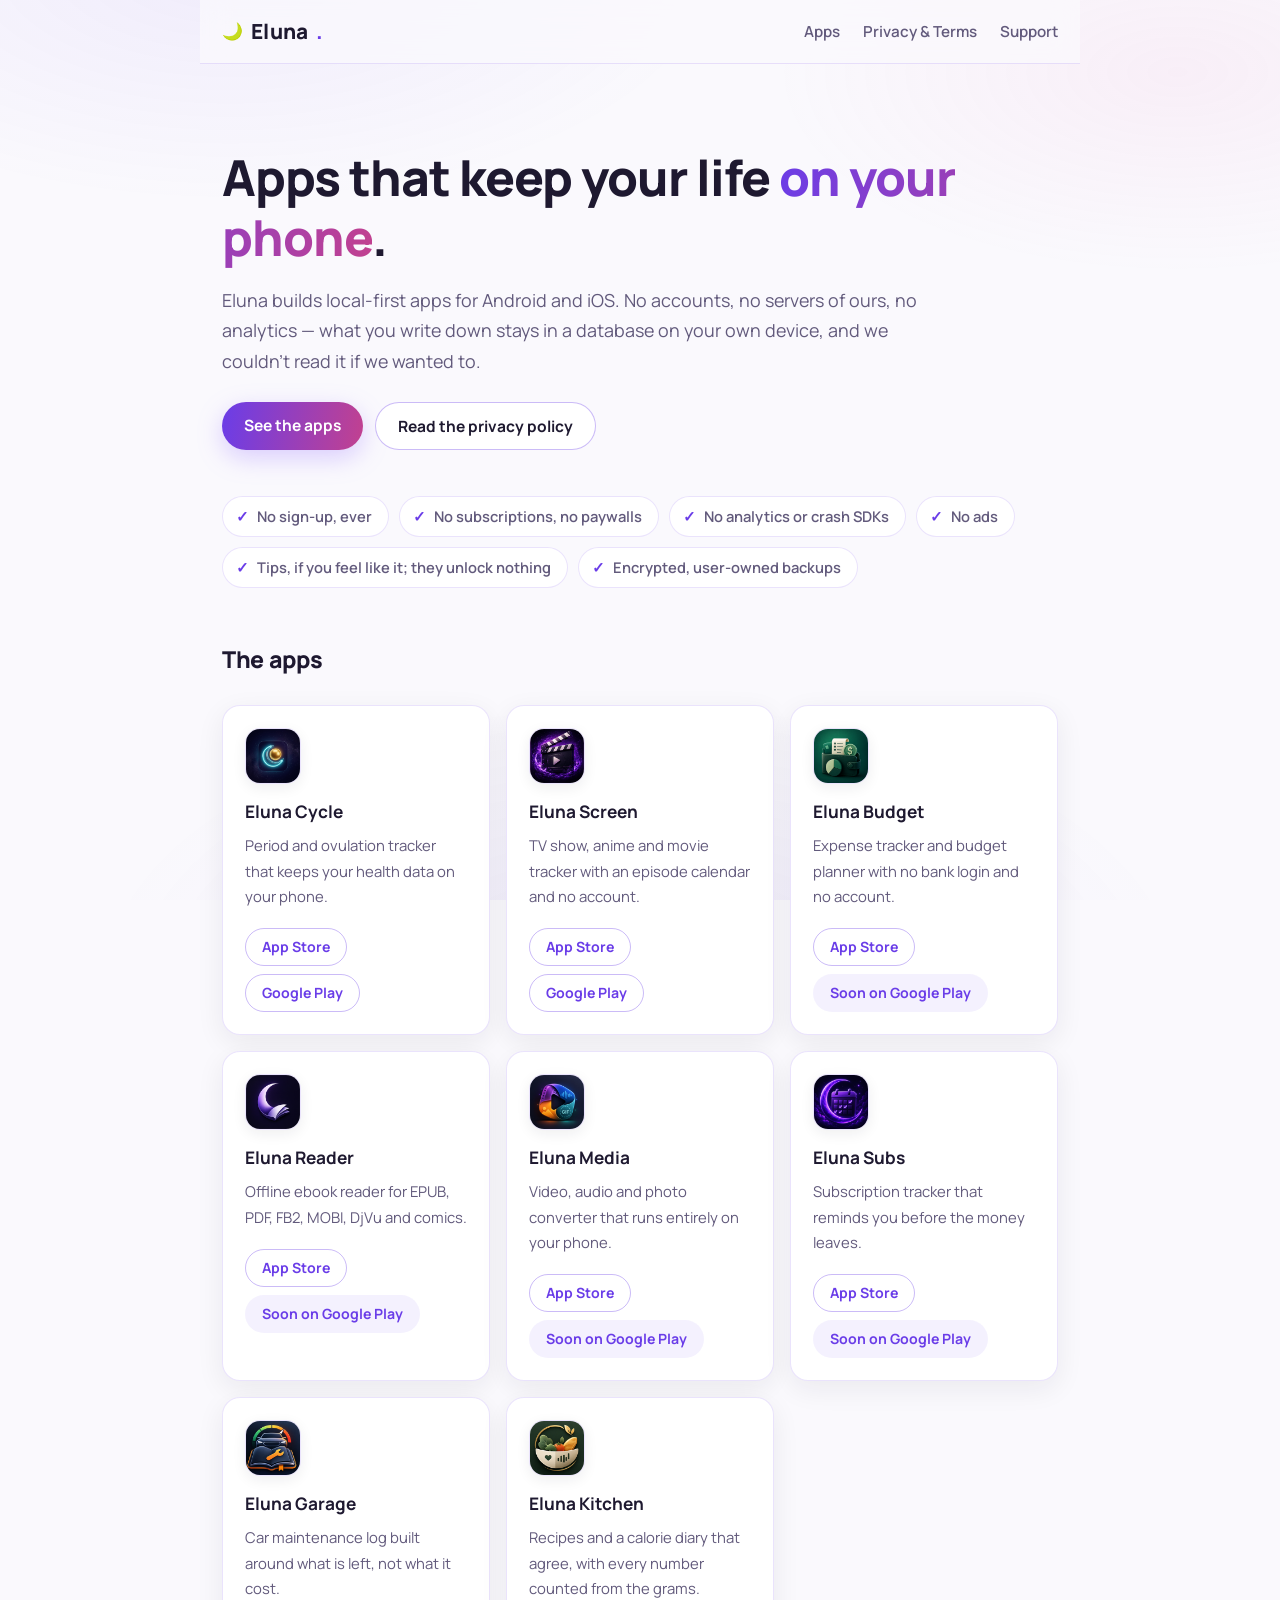
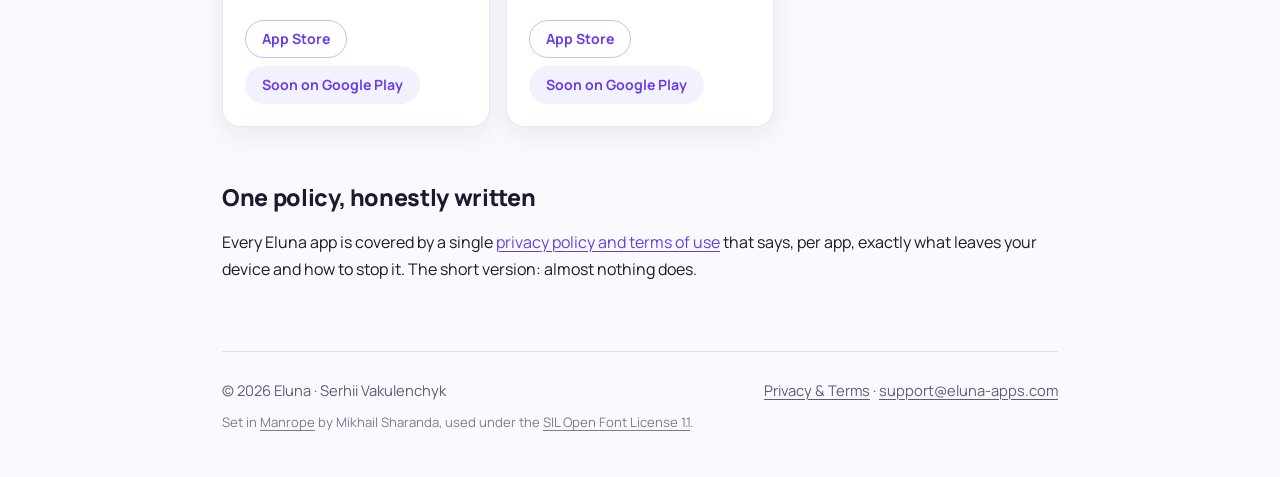
<file: index.html>
<!DOCTYPE html>
<html lang="en">
<head>
<meta charset="utf-8">
<meta name="viewport" content="width=device-width, initial-scale=1">
<title>Eluna — local-first apps with no account and no ads</title>
<meta name="description" content="Local-first iPhone and Android apps: period tracker, TV show tracker, expense tracker, ebook reader, converter. No accounts, no analytics.">
<link rel="canonical" href="https://eluna-apps.com/">
<link rel="alternate" hreflang="en" href="https://eluna-apps.com/">
<link rel="alternate" hreflang="x-default" href="https://eluna-apps.com/">
<meta property="og:type" content="website">
<meta property="og:site_name" content="Eluna">
<meta property="og:title" content="Eluna — local-first apps with no account and no ads">
<meta property="og:description" content="Local-first iPhone and Android apps: period tracker, TV show tracker, expense tracker, ebook reader, converter. No accounts, no analytics.">
<meta property="og:url" content="https://eluna-apps.com/">
<meta name="twitter:card" content="summary">
<link rel="stylesheet" href="/styles.css">
<link rel="icon" href="data:image/svg+xml,<svg xmlns='http://www.w3.org/2000/svg' viewBox='0 0 100 100'><text y='.9em' font-size='90'>🌙</text></svg>">
<script type="application/ld+json">
{
  "@context": "https://schema.org",
  "@type": "Organization",
  "name": "Eluna",
  "url": "https://eluna-apps.com/",
  "email": "support@eluna-apps.com",
  "founder": {"@type": "Person", "name": "Serhii Vakulenchyk"}
}
</script>
</head>
<body>
<div class="ambient"></div>
<div class="wrap">

<header class="site">
  <a class="brand" href="/">Eluna<span>.</span></a>
  <nav class="site">
    <a href="/#apps">Apps</a>
    <a href="/privacy/">Privacy &amp; Terms</a>
    <a href="mailto:support@eluna-apps.com">Support</a>
  </nav>
</header>

<main>
  <section class="hero">
    <h1>Apps that keep your life <em>on your phone</em>.</h1>
    <p class="tagline">Eluna builds local-first apps for Android and iOS. No accounts,
    no servers of ours, no analytics — what you write down stays in a database on
    your own device, and we couldn’t read it if we wanted to.</p>
    <div class="cta">
      <a class="btn primary" href="#apps">See the apps</a>
      <a class="btn ghost" href="/privacy/">Read the privacy policy</a>
    </div>
  </section>

  <ul class="pillars">
    <li>No sign-up, ever</li>
    <li>No subscriptions, no paywalls</li>
    <li>No analytics or crash SDKs</li>
    <li>No ads</li>
    <li>Tips, if you feel like it; they unlock nothing</li>
    <li>Encrypted, user-owned backups</li>
  </ul>

  <h2 id="apps">The apps</h2>
  <ul class="apps">
    <li class="app-card">
      <a class="card-link" href="/cycle/">
        <img class="icon" src="/icons/eluna-cycle.png" width="192" height="192"
             alt="" loading="lazy" decoding="async">
        <h3>Eluna Cycle</h3>
        <p class="kind">Period and ovulation tracker that keeps your health data on your phone.</p>
      </a>
      <div class="links">
        <a class="" href="https://apps.apple.com/app/id6766957276">App Store</a>
        <a class="" href="https://play.google.com/store/apps/details?id=com.eluna.cycle">Google Play</a>
      </div>
    </li>
    <li class="app-card">
      <a class="card-link" href="/screen/">
        <img class="icon" src="/icons/eluna-screen.png" width="192" height="192"
             alt="" loading="lazy" decoding="async">
        <h3>Eluna Screen</h3>
        <p class="kind">TV show, anime and movie tracker with an episode calendar and no account.</p>
      </a>
      <div class="links">
        <a class="" href="https://apps.apple.com/app/id6793637124">App Store</a>
        <a class="" href="https://play.google.com/store/apps/details?id=com.eluna.screen">Google Play</a>
      </div>
    </li>
    <li class="app-card">
      <a class="card-link" href="/budget/">
        <img class="icon" src="/icons/eluna-budget.png" width="192" height="192"
             alt="" loading="lazy" decoding="async">
        <h3>Eluna Budget</h3>
        <p class="kind">Expense tracker and budget planner with no bank login and no account.</p>
      </a>
      <div class="links">
        <a class="" href="https://apps.apple.com/app/id6799674143">App Store</a>
        <span class="badge">Soon on Google Play</span>
      </div>
    </li>
    <li class="app-card">
      <a class="card-link" href="/reader/">
        <img class="icon" src="/icons/eluna-reader.png" width="192" height="192"
             alt="" loading="lazy" decoding="async">
        <h3>Eluna Reader</h3>
        <p class="kind">Offline ebook reader for EPUB, PDF, FB2, MOBI, DjVu and comics.</p>
      </a>
      <div class="links">
        <a class="" href="https://apps.apple.com/app/id6796627281">App Store</a>
        <span class="badge">Soon on Google Play</span>
      </div>
    </li>
    <li class="app-card">
      <a class="card-link" href="/media/">
        <img class="icon" src="/icons/eluna-media.png" width="192" height="192"
             alt="" loading="lazy" decoding="async">
        <h3>Eluna Media</h3>
        <p class="kind">Video, audio and photo converter that runs entirely on your phone.</p>
      </a>
      <div class="links">
        <a class="" href="https://apps.apple.com/app/id6801963204">App Store</a>
        <span class="badge">Soon on Google Play</span>
      </div>
    </li>
    <li class="app-card">
      <a class="card-link" href="/subs/">
        <img class="icon" src="/icons/eluna-subs.png" width="192" height="192"
             alt="" loading="lazy" decoding="async">
        <h3>Eluna Subs</h3>
        <p class="kind">Subscription tracker that reminds you before the money leaves.</p>
      </a>
      <div class="links">
        <a class="" href="https://apps.apple.com/app/id6802049185">App Store</a>
        <span class="badge">Soon on Google Play</span>
      </div>
    </li>
    <li class="app-card">
      <a class="card-link" href="/garage/">
        <img class="icon" src="/icons/eluna-garage.png" width="192" height="192"
             alt="" loading="lazy" decoding="async">
        <h3>Eluna Garage</h3>
        <p class="kind">Car maintenance log built around what is left, not what it cost.</p>
      </a>
      <div class="links">
        <a class="" href="https://apps.apple.com/app/id6810801041">App Store</a>
        <span class="badge">Soon on Google Play</span>
      </div>
    </li>
    <li class="app-card">
      <a class="card-link" href="/kitchen/">
        <img class="icon" src="/icons/eluna-kitchen.png" width="192" height="192"
             alt="" loading="lazy" decoding="async">
        <h3>Eluna Kitchen</h3>
        <p class="kind">Recipes and a calorie diary that agree, with every number counted from the grams.</p>
      </a>
      <div class="links">
        <a class="" href="https://apps.apple.com/app/id6805978301">App Store</a>
        <span class="badge">Soon on Google Play</span>
      </div>
    </li>
  </ul>

  <h2>One policy, honestly written</h2>
  <p>Every Eluna app is covered by a single
  <a href="/privacy/">privacy policy and terms of use</a> that says, per app,
  exactly what leaves your device and how to stop it. The short version: almost
  nothing does.</p>
</main>

<footer class="site">
  <span>© 2026 Eluna · Serhii Vakulenchyk</span>
  <span><a href="/privacy/">Privacy &amp; Terms</a> · <a href="mailto:support@eluna-apps.com">support@eluna-apps.com</a></span>
  <span class="fine">Set in <a href="https://fonts.google.com/specimen/Manrope">Manrope</a>
  by Mikhail Sharanda, used under the
  <a href="https://openfontlicense.org/">SIL Open Font License 1.1</a>.</span>
</footer>

</div>
</body>
</html>
</file>
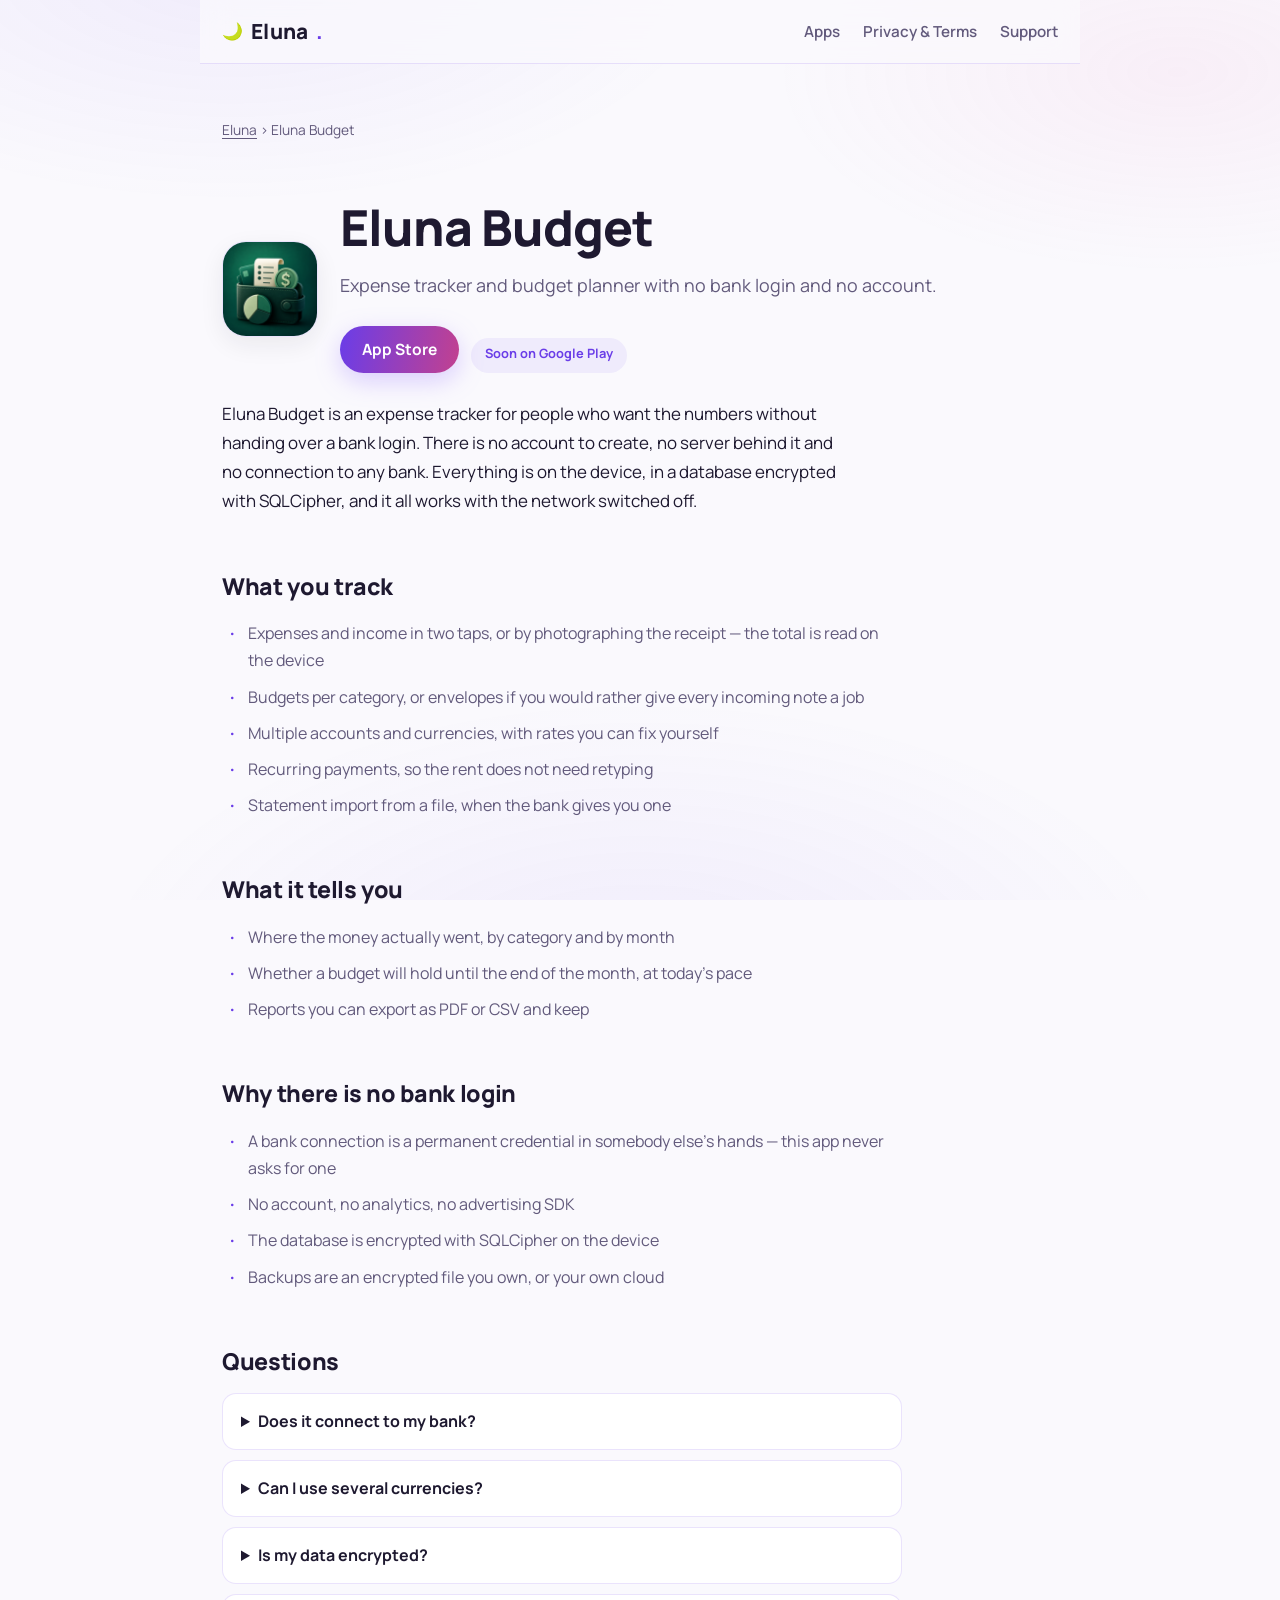
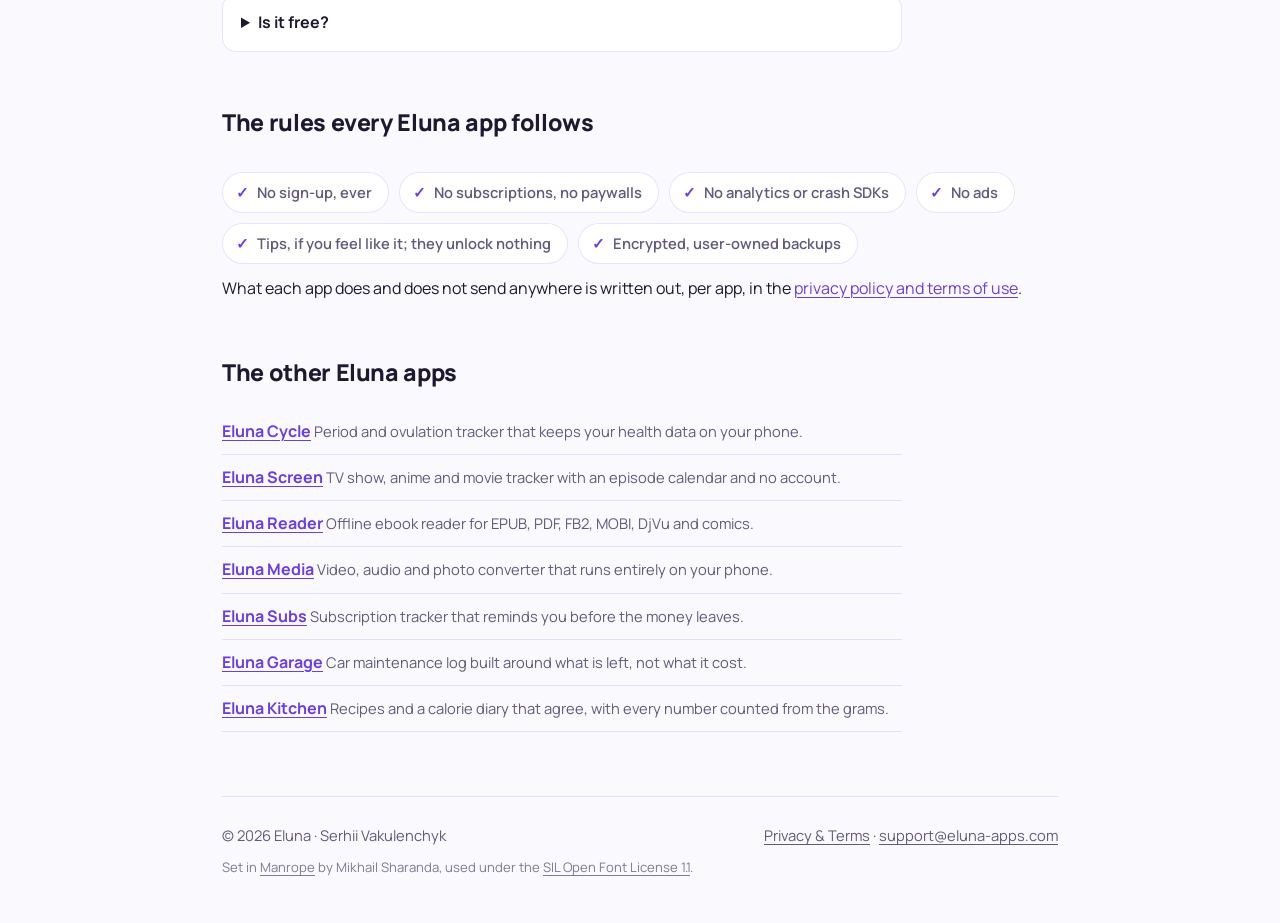
<file: budget/index.html>
<!DOCTYPE html>
<html lang="en">
<head>
<meta charset="utf-8">
<meta name="viewport" content="width=device-width, initial-scale=1">
<title>Eluna Budget — expense tracker, no bank login</title>
<meta name="description" content="An expense tracker and budget planner with no bank connection and no account. Receipts scanned on the device, database encrypted. Free.">
<link rel="canonical" href="https://eluna-apps.com/budget/">
<link rel="alternate" hreflang="en" href="https://eluna-apps.com/budget/">
<link rel="alternate" hreflang="x-default" href="https://eluna-apps.com/budget/">
<meta property="og:type" content="website">
<meta property="og:site_name" content="Eluna">
<meta property="og:title" content="Eluna Budget — expense tracker, no bank login">
<meta property="og:description" content="An expense tracker and budget planner with no bank connection and no account. Receipts scanned on the device, database encrypted. Free.">
<meta property="og:url" content="https://eluna-apps.com/budget/">
<meta name="twitter:card" content="summary">
<link rel="stylesheet" href="/styles.css">
<link rel="icon" href="data:image/svg+xml,<svg xmlns='http://www.w3.org/2000/svg' viewBox='0 0 100 100'><text y='.9em' font-size='90'>🌙</text></svg>">
<script type="application/ld+json">
{
  "@context": "https://schema.org",
  "@graph": [
    {
      "@type": "SoftwareApplication",
      "name": "Eluna Budget: Expense Tracker",
      "applicationCategory": "MobileApplication",
      "operatingSystem": "iOS",
      "url": "https://eluna-apps.com/budget/",
      "description": "Expense tracker and budget planner with no bank login and no account.",
      "offers": {"@type": "Offer", "price": "0", "priceCurrency": "USD"},
      "author": {"@type": "Person", "name": "Serhii Vakulenchyk"}
    },
    {
      "@type": "BreadcrumbList",
      "itemListElement": [
        {"@type":"ListItem","position":1,"name":"Eluna","item":"https://eluna-apps.com/"},
        {"@type":"ListItem","position":2,"name":"Eluna Budget","item":"https://eluna-apps.com/budget/"}
      ]
    },
    {
      "@type": "FAQPage",
      "mainEntity": [
      {"@type":"Question","name":"Does it connect to my bank?","acceptedAnswer":{"@type":"Answer","text":"No, and that is deliberate. You add transactions yourself, photograph a receipt, or import a statement file. No credentials of yours are ever held anywhere."}},
      {"@type":"Question","name":"Can I use several currencies?","acceptedAnswer":{"@type":"Answer","text":"Yes, with rates you control, and accounts in different currencies side by side."}},
      {"@type":"Question","name":"Is my data encrypted?","acceptedAnswer":{"@type":"Answer","text":"The database is encrypted with SQLCipher on the device, and backups are encrypted with a key that never leaves your phone."}},
      {"@type":"Question","name":"Is it free?","acceptedAnswer":{"@type":"Answer","text":"Yes, with no paywall and no subscription."}}
      ]
    }
  ]
}
</script>
</head>
<body>
<div class="ambient"></div>
<div class="wrap">

<header class="site">
  <a class="brand" href="/">Eluna<span>.</span></a>
  <nav class="site">
    <a href="/#apps">Apps</a>
    <a href="/privacy/">Privacy &amp; Terms</a>
    <a href="mailto:support@eluna-apps.com">Support</a>
  </nav>
</header>

<main>
  <nav class="crumbs" aria-label="Breadcrumb">
    <a href="/">Eluna</a> › <span>Eluna Budget</span>
  </nav>

  <section class="hero app-hero">
    <img class="icon big" src="/icons/eluna-budget.png" width="192" height="192"
         alt="Eluna Budget app icon" decoding="async">
    <div>
      <h1>Eluna Budget</h1>
      <p class="tagline">Expense tracker and budget planner with no bank login and no account.</p>
      <div class="cta">
        <a class="btn primary" href="https://apps.apple.com/app/id6799674143">App Store</a>
        <span class="badge">Soon on Google Play</span>
      </div>
    </div>
  </section>

  <p class="lede">Eluna Budget is an expense tracker for people who want the numbers without handing over a bank login. There is no account to create, no server behind it and no connection to any bank. Everything is on the device, in a database encrypted with SQLCipher, and it all works with the network switched off.</p>

  <h2>What you track</h2>
  <ul class="feature-list">
    <li>Expenses and income in two taps, or by photographing the receipt — the total is read on the device</li>
    <li>Budgets per category, or envelopes if you would rather give every incoming note a job</li>
    <li>Multiple accounts and currencies, with rates you can fix yourself</li>
    <li>Recurring payments, so the rent does not need retyping</li>
    <li>Statement import from a file, when the bank gives you one</li>
  </ul>
  <h2>What it tells you</h2>
  <ul class="feature-list">
    <li>Where the money actually went, by category and by month</li>
    <li>Whether a budget will hold until the end of the month, at today’s pace</li>
    <li>Reports you can export as PDF or CSV and keep</li>
  </ul>
  <h2>Why there is no bank login</h2>
  <ul class="feature-list">
    <li>A bank connection is a permanent credential in somebody else’s hands — this app never asks for one</li>
    <li>No account, no analytics, no advertising SDK</li>
    <li>The database is encrypted with SQLCipher on the device</li>
    <li>Backups are an encrypted file you own, or your own cloud</li>
  </ul>

  <h2>Questions</h2>
  <details class="faq">
    <summary>Does it connect to my bank?</summary>
    <p>No, and that is deliberate. You add transactions yourself, photograph a receipt, or import a statement file. No credentials of yours are ever held anywhere.</p>
  </details>
  <details class="faq">
    <summary>Can I use several currencies?</summary>
    <p>Yes, with rates you control, and accounts in different currencies side by side.</p>
  </details>
  <details class="faq">
    <summary>Is my data encrypted?</summary>
    <p>The database is encrypted with SQLCipher on the device, and backups are encrypted with a key that never leaves your phone.</p>
  </details>
  <details class="faq">
    <summary>Is it free?</summary>
    <p>Yes, with no paywall and no subscription.</p>
  </details>

  <h2>The rules every Eluna app follows</h2>
  <ul class="pillars">
    <li>No sign-up, ever</li>
    <li>No subscriptions, no paywalls</li>
    <li>No analytics or crash SDKs</li>
    <li>No ads</li>
    <li>Tips, if you feel like it; they unlock nothing</li>
    <li>Encrypted, user-owned backups</li>
  </ul>
  <p>What each app does and does not send anywhere is written out, per app, in the
  <a href="/privacy/">privacy policy and terms of use</a>.</p>

  <h2>The other Eluna apps</h2>
  <ul class="other-apps">
      <li><a href="/cycle/">Eluna Cycle</a> <span class="kind">Period and ovulation tracker that keeps your health data on your phone.</span></li>
      <li><a href="/screen/">Eluna Screen</a> <span class="kind">TV show, anime and movie tracker with an episode calendar and no account.</span></li>
      <li><a href="/reader/">Eluna Reader</a> <span class="kind">Offline ebook reader for EPUB, PDF, FB2, MOBI, DjVu and comics.</span></li>
      <li><a href="/media/">Eluna Media</a> <span class="kind">Video, audio and photo converter that runs entirely on your phone.</span></li>
      <li><a href="/subs/">Eluna Subs</a> <span class="kind">Subscription tracker that reminds you before the money leaves.</span></li>
      <li><a href="/garage/">Eluna Garage</a> <span class="kind">Car maintenance log built around what is left, not what it cost.</span></li>
      <li><a href="/kitchen/">Eluna Kitchen</a> <span class="kind">Recipes and a calorie diary that agree, with every number counted from the grams.</span></li>
  </ul>
</main>

<footer class="site">
  <span>© 2026 Eluna · Serhii Vakulenchyk</span>
  <span><a href="/privacy/">Privacy &amp; Terms</a> · <a href="mailto:support@eluna-apps.com">support@eluna-apps.com</a></span>
  <span class="fine">Set in <a href="https://fonts.google.com/specimen/Manrope">Manrope</a>
  by Mikhail Sharanda, used under the
  <a href="https://openfontlicense.org/">SIL Open Font License 1.1</a>.</span>
</footer>

</div>
</body>
</html>
</file>
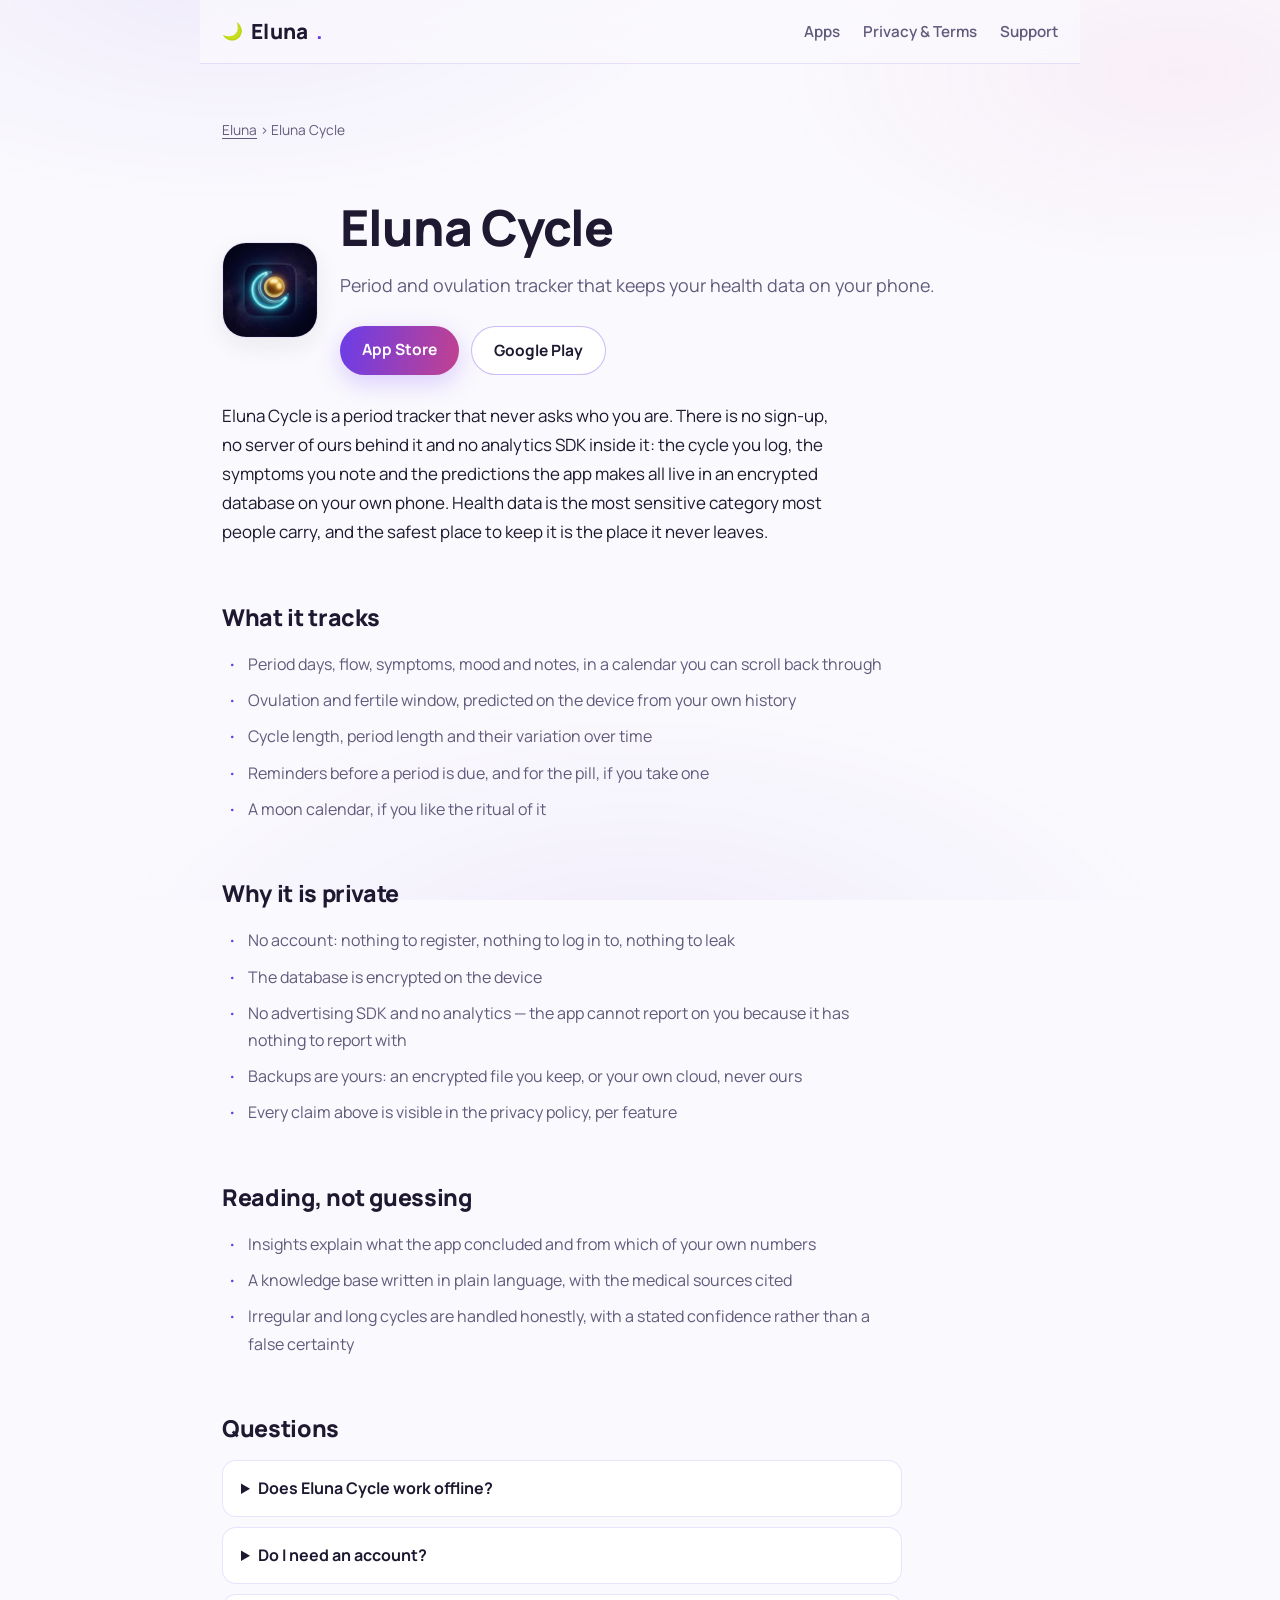
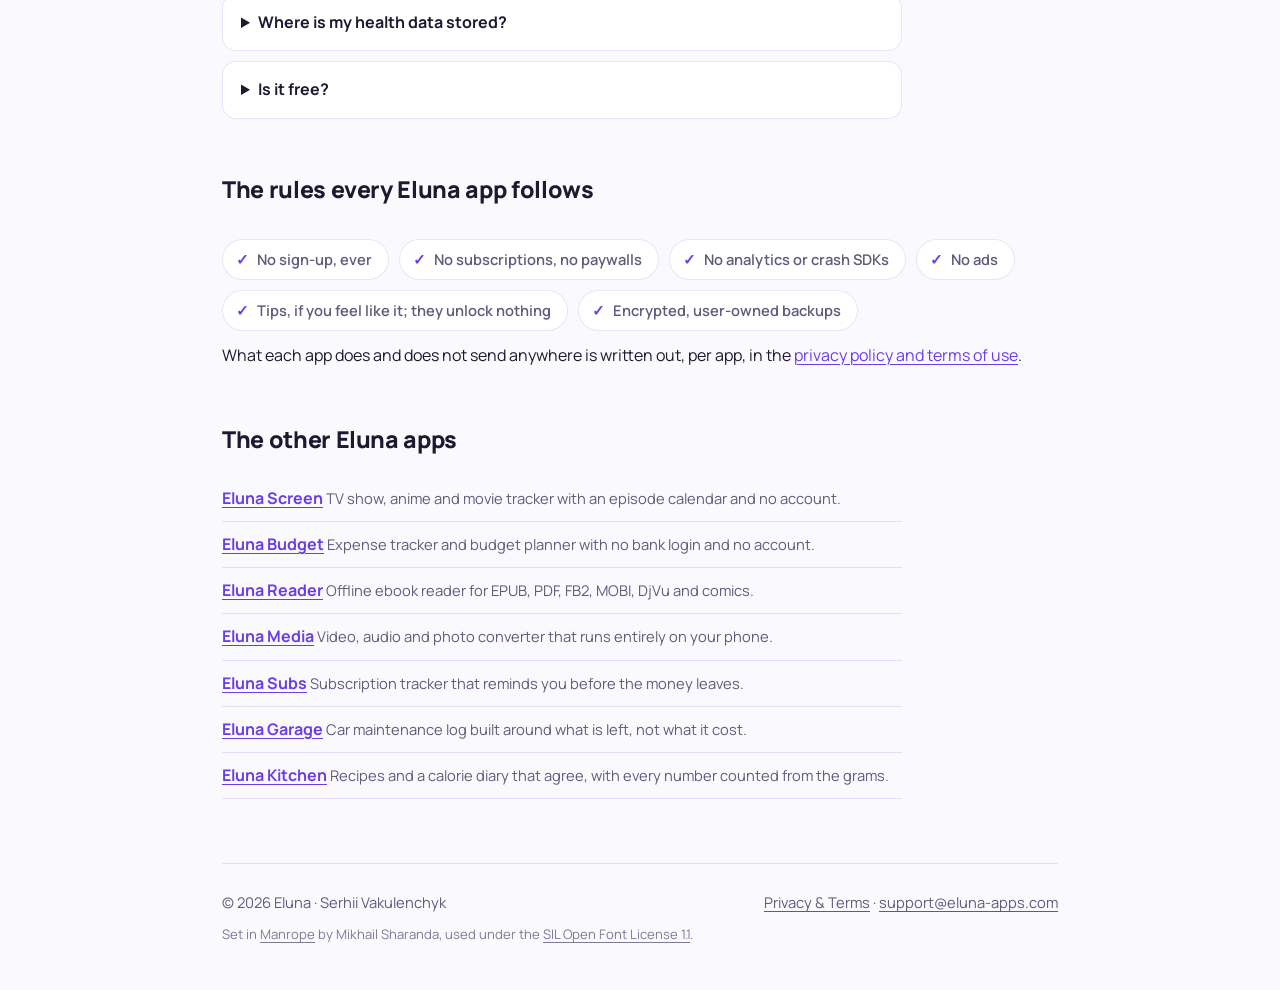
<file: cycle/index.html>
<!DOCTYPE html>
<html lang="en">
<head>
<meta charset="utf-8">
<meta name="viewport" content="width=device-width, initial-scale=1">
<title>Eluna Cycle — private period tracker, no account</title>
<meta name="description" content="A period and ovulation tracker that keeps your health data encrypted on your phone. No sign-up, no analytics, works offline. Free.">
<link rel="canonical" href="https://eluna-apps.com/cycle/">
<link rel="alternate" hreflang="en" href="https://eluna-apps.com/cycle/">
<link rel="alternate" hreflang="x-default" href="https://eluna-apps.com/cycle/">
<meta property="og:type" content="website">
<meta property="og:site_name" content="Eluna">
<meta property="og:title" content="Eluna Cycle — private period tracker, no account">
<meta property="og:description" content="A period and ovulation tracker that keeps your health data encrypted on your phone. No sign-up, no analytics, works offline. Free.">
<meta property="og:url" content="https://eluna-apps.com/cycle/">
<meta name="twitter:card" content="summary">
<link rel="stylesheet" href="/styles.css">
<link rel="icon" href="data:image/svg+xml,<svg xmlns='http://www.w3.org/2000/svg' viewBox='0 0 100 100'><text y='.9em' font-size='90'>🌙</text></svg>">
<script type="application/ld+json">
{
  "@context": "https://schema.org",
  "@graph": [
    {
      "@type": "SoftwareApplication",
      "name": "Eluna Cycle: Period Tracker",
      "applicationCategory": "MobileApplication",
      "operatingSystem": "iOS, Android",
      "url": "https://eluna-apps.com/cycle/",
      "description": "Period and ovulation tracker that keeps your health data on your phone.",
      "offers": {"@type": "Offer", "price": "0", "priceCurrency": "USD"},
      "author": {"@type": "Person", "name": "Serhii Vakulenchyk"}
    },
    {
      "@type": "BreadcrumbList",
      "itemListElement": [
        {"@type":"ListItem","position":1,"name":"Eluna","item":"https://eluna-apps.com/"},
        {"@type":"ListItem","position":2,"name":"Eluna Cycle","item":"https://eluna-apps.com/cycle/"}
      ]
    },
    {
      "@type": "FAQPage",
      "mainEntity": [
      {"@type":"Question","name":"Does Eluna Cycle work offline?","acceptedAnswer":{"@type":"Answer","text":"Yes. Everything — logging, predictions, reminders, the knowledge base — runs on the device. The app is usable with the network switched off, permanently."}},
      {"@type":"Question","name":"Do I need an account?","acceptedAnswer":{"@type":"Answer","text":"No. There is no registration at all. Nothing identifies you to us, because nothing reaches us."}},
      {"@type":"Question","name":"Where is my health data stored?","acceptedAnswer":{"@type":"Answer","text":"In an encrypted database on your phone. If you turn on a backup, the file is encrypted with a key we never see and stored in your own cloud."}},
      {"@type":"Question","name":"Is it free?","acceptedAnswer":{"@type":"Answer","text":"Yes. No subscription, no paywall, no locked features. There is a tip jar in Settings, and it unlocks nothing."}}
      ]
    }
  ]
}
</script>
</head>
<body>
<div class="ambient"></div>
<div class="wrap">

<header class="site">
  <a class="brand" href="/">Eluna<span>.</span></a>
  <nav class="site">
    <a href="/#apps">Apps</a>
    <a href="/privacy/">Privacy &amp; Terms</a>
    <a href="mailto:support@eluna-apps.com">Support</a>
  </nav>
</header>

<main>
  <nav class="crumbs" aria-label="Breadcrumb">
    <a href="/">Eluna</a> › <span>Eluna Cycle</span>
  </nav>

  <section class="hero app-hero">
    <img class="icon big" src="/icons/eluna-cycle.png" width="192" height="192"
         alt="Eluna Cycle app icon" decoding="async">
    <div>
      <h1>Eluna Cycle</h1>
      <p class="tagline">Period and ovulation tracker that keeps your health data on your phone.</p>
      <div class="cta">
        <a class="btn primary" href="https://apps.apple.com/app/id6766957276">App Store</a>
        <a class="btn ghost" href="https://play.google.com/store/apps/details?id=com.eluna.cycle">Google Play</a>
      </div>
    </div>
  </section>

  <p class="lede">Eluna Cycle is a period tracker that never asks who you are. There is no sign-up, no server of ours behind it and no analytics SDK inside it: the cycle you log, the symptoms you note and the predictions the app makes all live in an encrypted database on your own phone. Health data is the most sensitive category most people carry, and the safest place to keep it is the place it never leaves.</p>

  <h2>What it tracks</h2>
  <ul class="feature-list">
    <li>Period days, flow, symptoms, mood and notes, in a calendar you can scroll back through</li>
    <li>Ovulation and fertile window, predicted on the device from your own history</li>
    <li>Cycle length, period length and their variation over time</li>
    <li>Reminders before a period is due, and for the pill, if you take one</li>
    <li>A moon calendar, if you like the ritual of it</li>
  </ul>
  <h2>Why it is private</h2>
  <ul class="feature-list">
    <li>No account: nothing to register, nothing to log in to, nothing to leak</li>
    <li>The database is encrypted on the device</li>
    <li>No advertising SDK and no analytics — the app cannot report on you because it has nothing to report with</li>
    <li>Backups are yours: an encrypted file you keep, or your own cloud, never ours</li>
    <li>Every claim above is visible in the privacy policy, per feature</li>
  </ul>
  <h2>Reading, not guessing</h2>
  <ul class="feature-list">
    <li>Insights explain what the app concluded and from which of your own numbers</li>
    <li>A knowledge base written in plain language, with the medical sources cited</li>
    <li>Irregular and long cycles are handled honestly, with a stated confidence rather than a false certainty</li>
  </ul>

  <h2>Questions</h2>
  <details class="faq">
    <summary>Does Eluna Cycle work offline?</summary>
    <p>Yes. Everything — logging, predictions, reminders, the knowledge base — runs on the device. The app is usable with the network switched off, permanently.</p>
  </details>
  <details class="faq">
    <summary>Do I need an account?</summary>
    <p>No. There is no registration at all. Nothing identifies you to us, because nothing reaches us.</p>
  </details>
  <details class="faq">
    <summary>Where is my health data stored?</summary>
    <p>In an encrypted database on your phone. If you turn on a backup, the file is encrypted with a key we never see and stored in your own cloud.</p>
  </details>
  <details class="faq">
    <summary>Is it free?</summary>
    <p>Yes. No subscription, no paywall, no locked features. There is a tip jar in Settings, and it unlocks nothing.</p>
  </details>

  <h2>The rules every Eluna app follows</h2>
  <ul class="pillars">
    <li>No sign-up, ever</li>
    <li>No subscriptions, no paywalls</li>
    <li>No analytics or crash SDKs</li>
    <li>No ads</li>
    <li>Tips, if you feel like it; they unlock nothing</li>
    <li>Encrypted, user-owned backups</li>
  </ul>
  <p>What each app does and does not send anywhere is written out, per app, in the
  <a href="/privacy/">privacy policy and terms of use</a>.</p>

  <h2>The other Eluna apps</h2>
  <ul class="other-apps">
      <li><a href="/screen/">Eluna Screen</a> <span class="kind">TV show, anime and movie tracker with an episode calendar and no account.</span></li>
      <li><a href="/budget/">Eluna Budget</a> <span class="kind">Expense tracker and budget planner with no bank login and no account.</span></li>
      <li><a href="/reader/">Eluna Reader</a> <span class="kind">Offline ebook reader for EPUB, PDF, FB2, MOBI, DjVu and comics.</span></li>
      <li><a href="/media/">Eluna Media</a> <span class="kind">Video, audio and photo converter that runs entirely on your phone.</span></li>
      <li><a href="/subs/">Eluna Subs</a> <span class="kind">Subscription tracker that reminds you before the money leaves.</span></li>
      <li><a href="/garage/">Eluna Garage</a> <span class="kind">Car maintenance log built around what is left, not what it cost.</span></li>
      <li><a href="/kitchen/">Eluna Kitchen</a> <span class="kind">Recipes and a calorie diary that agree, with every number counted from the grams.</span></li>
  </ul>
</main>

<footer class="site">
  <span>© 2026 Eluna · Serhii Vakulenchyk</span>
  <span><a href="/privacy/">Privacy &amp; Terms</a> · <a href="mailto:support@eluna-apps.com">support@eluna-apps.com</a></span>
  <span class="fine">Set in <a href="https://fonts.google.com/specimen/Manrope">Manrope</a>
  by Mikhail Sharanda, used under the
  <a href="https://openfontlicense.org/">SIL Open Font License 1.1</a>.</span>
</footer>

</div>
</body>
</html>
</file>
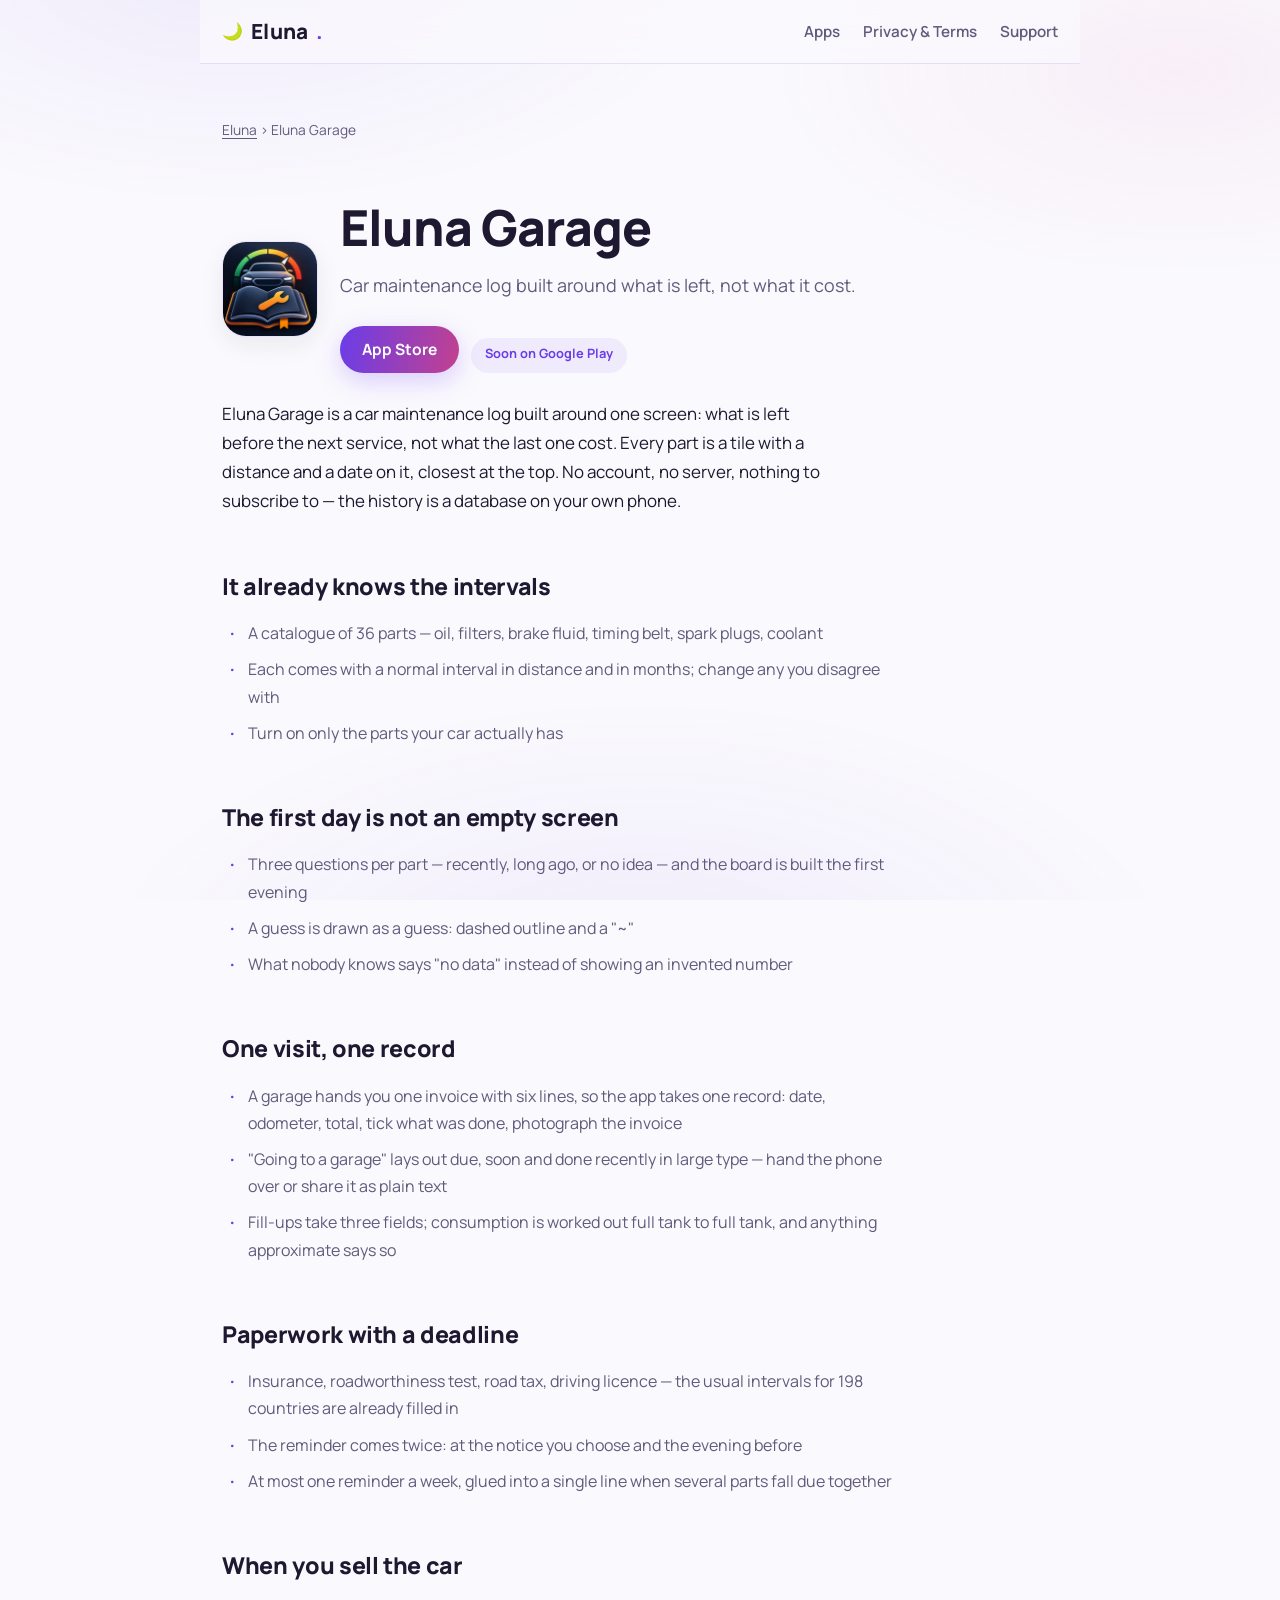
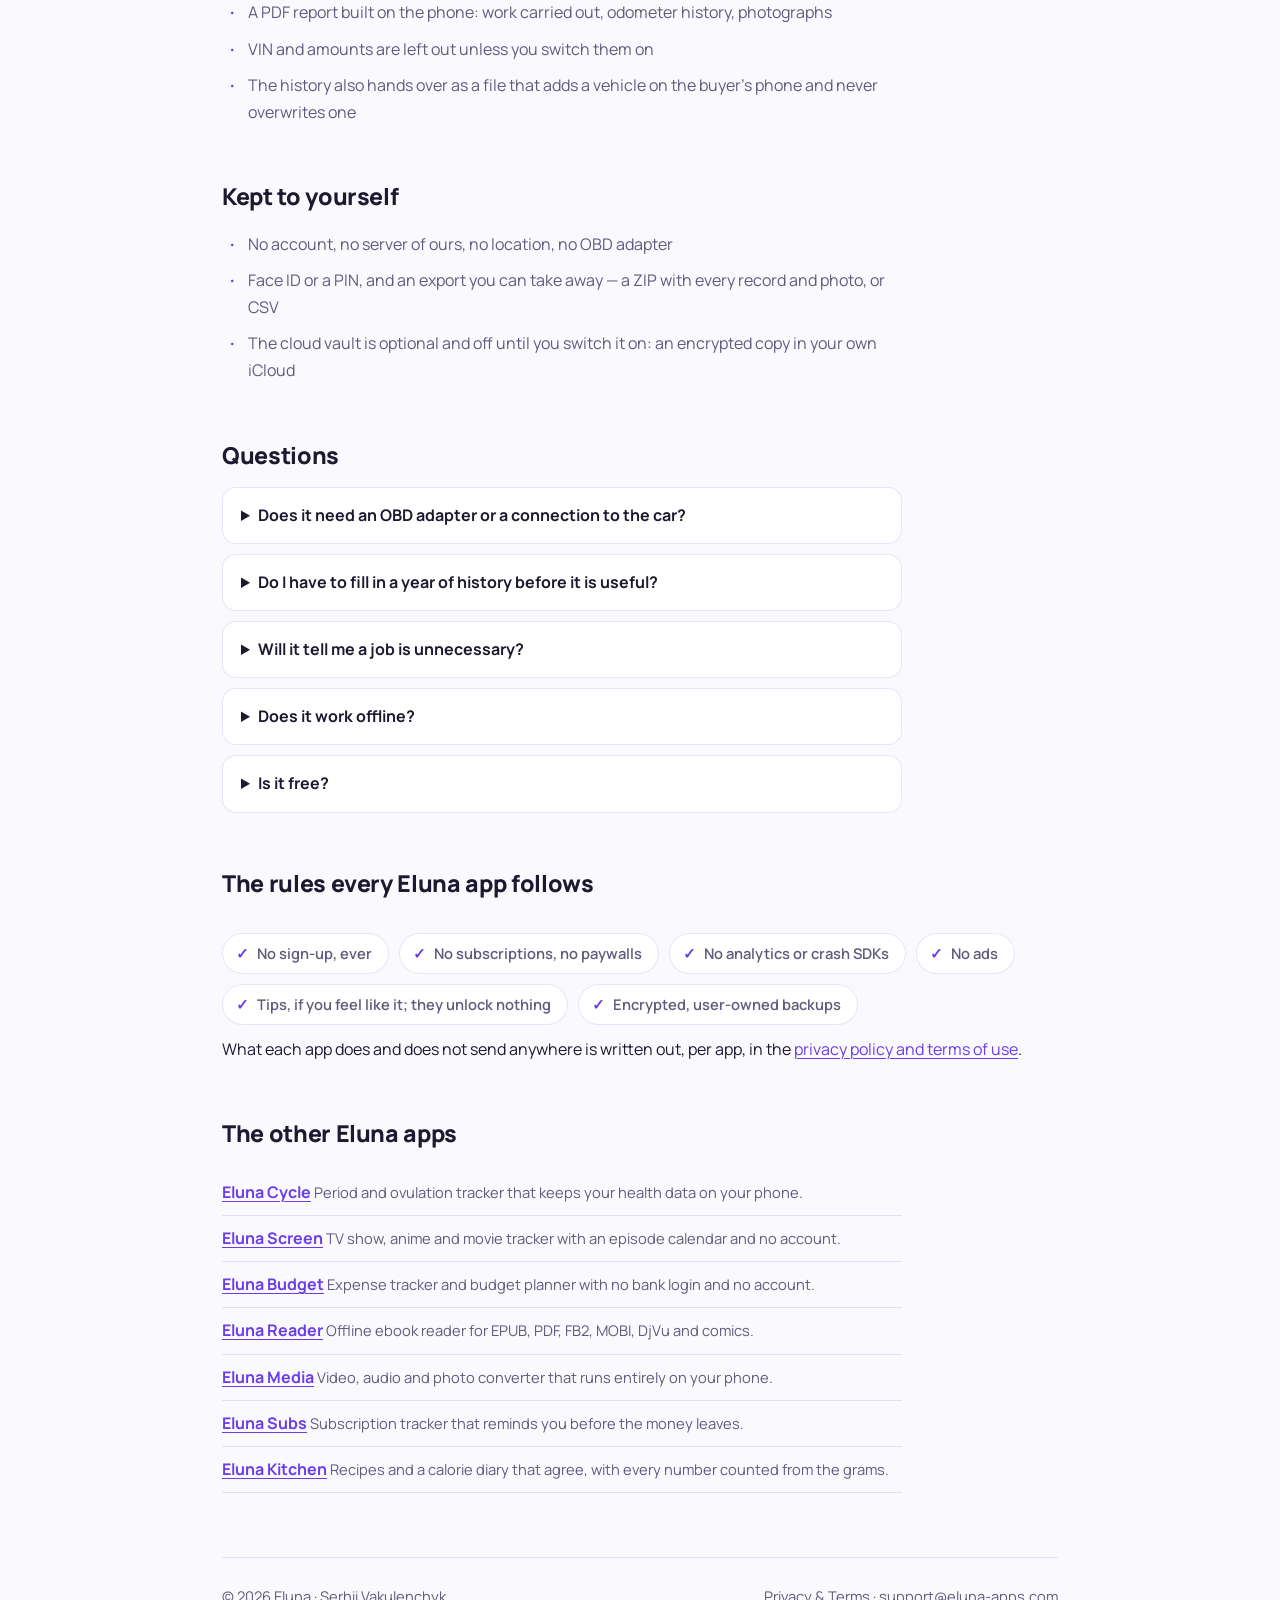
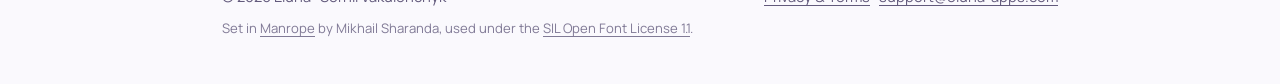
<file: garage/index.html>
<!DOCTYPE html>
<html lang="en">
<head>
<meta charset="utf-8">
<meta name="viewport" content="width=device-width, initial-scale=1">
<title>Eluna Garage — car maintenance log and service reminders</title>
<meta name="description" content="See how much is left before the next oil change or service, not what it cost. 36 parts with the usual intervals built in. No account, no server, works offline.">
<link rel="canonical" href="https://eluna-apps.com/garage/">
<link rel="alternate" hreflang="en" href="https://eluna-apps.com/garage/">
<link rel="alternate" hreflang="x-default" href="https://eluna-apps.com/garage/">
<meta property="og:type" content="website">
<meta property="og:site_name" content="Eluna">
<meta property="og:title" content="Eluna Garage — car maintenance log and service reminders">
<meta property="og:description" content="See how much is left before the next oil change or service, not what it cost. 36 parts with the usual intervals built in. No account, no server, works offline.">
<meta property="og:url" content="https://eluna-apps.com/garage/">
<meta name="twitter:card" content="summary">
<link rel="stylesheet" href="/styles.css">
<link rel="icon" href="data:image/svg+xml,<svg xmlns='http://www.w3.org/2000/svg' viewBox='0 0 100 100'><text y='.9em' font-size='90'>🌙</text></svg>">
<script type="application/ld+json">
{
  "@context": "https://schema.org",
  "@graph": [
    {
      "@type": "SoftwareApplication",
      "name": "Eluna Garage: Car Maintenance",
      "applicationCategory": "MobileApplication",
      "operatingSystem": "iOS",
      "url": "https://eluna-apps.com/garage/",
      "description": "Car maintenance log built around what is left, not what it cost.",
      "offers": {"@type": "Offer", "price": "0", "priceCurrency": "USD"},
      "author": {"@type": "Person", "name": "Serhii Vakulenchyk"}
    },
    {
      "@type": "BreadcrumbList",
      "itemListElement": [
        {"@type":"ListItem","position":1,"name":"Eluna","item":"https://eluna-apps.com/"},
        {"@type":"ListItem","position":2,"name":"Eluna Garage","item":"https://eluna-apps.com/garage/"}
      ]
    },
    {
      "@type": "FAQPage",
      "mainEntity": [
      {"@type":"Question","name":"Does it need an OBD adapter or a connection to the car?","acceptedAnswer":{"@type":"Answer","text":"No. You enter the odometer yourself, and that is the only number the app needs."}},
      {"@type":"Question","name":"Do I have to fill in a year of history before it is useful?","acceptedAnswer":{"@type":"Answer","text":"No. It asks three questions per part — recently, long ago, or no idea — and builds the board from your answers on the first evening."}},
      {"@type":"Question","name":"Will it tell me a job is unnecessary?","acceptedAnswer":{"@type":"Answer","text":"No. It reports what your records say and stops there. It has not seen your car."}},
      {"@type":"Question","name":"Does it work offline?","acceptedAnswer":{"@type":"Answer","text":"Yes, entirely. The cloud vault is optional and off until you switch it on."}},
      {"@type":"Question","name":"Is it free?","acceptedAnswer":{"@type":"Answer","text":"Yes. No ads, no subscription, no locked features — the optional tip unlocks nothing, because nothing is locked."}}
      ]
    }
  ]
}
</script>
</head>
<body>
<div class="ambient"></div>
<div class="wrap">

<header class="site">
  <a class="brand" href="/">Eluna<span>.</span></a>
  <nav class="site">
    <a href="/#apps">Apps</a>
    <a href="/privacy/">Privacy &amp; Terms</a>
    <a href="mailto:support@eluna-apps.com">Support</a>
  </nav>
</header>

<main>
  <nav class="crumbs" aria-label="Breadcrumb">
    <a href="/">Eluna</a> › <span>Eluna Garage</span>
  </nav>

  <section class="hero app-hero">
    <img class="icon big" src="/icons/eluna-garage.png" width="192" height="192"
         alt="Eluna Garage app icon" decoding="async">
    <div>
      <h1>Eluna Garage</h1>
      <p class="tagline">Car maintenance log built around what is left, not what it cost.</p>
      <div class="cta">
        <a class="btn primary" href="https://apps.apple.com/app/id6810801041">App Store</a>
        <span class="badge">Soon on Google Play</span>
      </div>
    </div>
  </section>

  <p class="lede">Eluna Garage is a car maintenance log built around one screen: what is left before the next service, not what the last one cost. Every part is a tile with a distance and a date on it, closest at the top. No account, no server, nothing to subscribe to — the history is a database on your own phone.</p>

  <h2>It already knows the intervals</h2>
  <ul class="feature-list">
    <li>A catalogue of 36 parts — oil, filters, brake fluid, timing belt, spark plugs, coolant</li>
    <li>Each comes with a normal interval in distance and in months; change any you disagree with</li>
    <li>Turn on only the parts your car actually has</li>
  </ul>
  <h2>The first day is not an empty screen</h2>
  <ul class="feature-list">
    <li>Three questions per part — recently, long ago, or no idea — and the board is built the first evening</li>
    <li>A guess is drawn as a guess: dashed outline and a &quot;~&quot;</li>
    <li>What nobody knows says &quot;no data&quot; instead of showing an invented number</li>
  </ul>
  <h2>One visit, one record</h2>
  <ul class="feature-list">
    <li>A garage hands you one invoice with six lines, so the app takes one record: date, odometer, total, tick what was done, photograph the invoice</li>
    <li>&quot;Going to a garage&quot; lays out due, soon and done recently in large type — hand the phone over or share it as plain text</li>
    <li>Fill-ups take three fields; consumption is worked out full tank to full tank, and anything approximate says so</li>
  </ul>
  <h2>Paperwork with a deadline</h2>
  <ul class="feature-list">
    <li>Insurance, roadworthiness test, road tax, driving licence — the usual intervals for 198 countries are already filled in</li>
    <li>The reminder comes twice: at the notice you choose and the evening before</li>
    <li>At most one reminder a week, glued into a single line when several parts fall due together</li>
  </ul>
  <h2>When you sell the car</h2>
  <ul class="feature-list">
    <li>A PDF report built on the phone: work carried out, odometer history, photographs</li>
    <li>VIN and amounts are left out unless you switch them on</li>
    <li>The history also hands over as a file that adds a vehicle on the buyer&#x27;s phone and never overwrites one</li>
  </ul>
  <h2>Kept to yourself</h2>
  <ul class="feature-list">
    <li>No account, no server of ours, no location, no OBD adapter</li>
    <li>Face ID or a PIN, and an export you can take away — a ZIP with every record and photo, or CSV</li>
    <li>The cloud vault is optional and off until you switch it on: an encrypted copy in your own iCloud</li>
  </ul>

  <h2>Questions</h2>
  <details class="faq">
    <summary>Does it need an OBD adapter or a connection to the car?</summary>
    <p>No. You enter the odometer yourself, and that is the only number the app needs.</p>
  </details>
  <details class="faq">
    <summary>Do I have to fill in a year of history before it is useful?</summary>
    <p>No. It asks three questions per part — recently, long ago, or no idea — and builds the board from your answers on the first evening.</p>
  </details>
  <details class="faq">
    <summary>Will it tell me a job is unnecessary?</summary>
    <p>No. It reports what your records say and stops there. It has not seen your car.</p>
  </details>
  <details class="faq">
    <summary>Does it work offline?</summary>
    <p>Yes, entirely. The cloud vault is optional and off until you switch it on.</p>
  </details>
  <details class="faq">
    <summary>Is it free?</summary>
    <p>Yes. No ads, no subscription, no locked features — the optional tip unlocks nothing, because nothing is locked.</p>
  </details>

  <h2>The rules every Eluna app follows</h2>
  <ul class="pillars">
    <li>No sign-up, ever</li>
    <li>No subscriptions, no paywalls</li>
    <li>No analytics or crash SDKs</li>
    <li>No ads</li>
    <li>Tips, if you feel like it; they unlock nothing</li>
    <li>Encrypted, user-owned backups</li>
  </ul>
  <p>What each app does and does not send anywhere is written out, per app, in the
  <a href="/privacy/">privacy policy and terms of use</a>.</p>

  <h2>The other Eluna apps</h2>
  <ul class="other-apps">
      <li><a href="/cycle/">Eluna Cycle</a> <span class="kind">Period and ovulation tracker that keeps your health data on your phone.</span></li>
      <li><a href="/screen/">Eluna Screen</a> <span class="kind">TV show, anime and movie tracker with an episode calendar and no account.</span></li>
      <li><a href="/budget/">Eluna Budget</a> <span class="kind">Expense tracker and budget planner with no bank login and no account.</span></li>
      <li><a href="/reader/">Eluna Reader</a> <span class="kind">Offline ebook reader for EPUB, PDF, FB2, MOBI, DjVu and comics.</span></li>
      <li><a href="/media/">Eluna Media</a> <span class="kind">Video, audio and photo converter that runs entirely on your phone.</span></li>
      <li><a href="/subs/">Eluna Subs</a> <span class="kind">Subscription tracker that reminds you before the money leaves.</span></li>
      <li><a href="/kitchen/">Eluna Kitchen</a> <span class="kind">Recipes and a calorie diary that agree, with every number counted from the grams.</span></li>
  </ul>
</main>

<footer class="site">
  <span>© 2026 Eluna · Serhii Vakulenchyk</span>
  <span><a href="/privacy/">Privacy &amp; Terms</a> · <a href="mailto:support@eluna-apps.com">support@eluna-apps.com</a></span>
  <span class="fine">Set in <a href="https://fonts.google.com/specimen/Manrope">Manrope</a>
  by Mikhail Sharanda, used under the
  <a href="https://openfontlicense.org/">SIL Open Font License 1.1</a>.</span>
</footer>

</div>
</body>
</html>
</file>
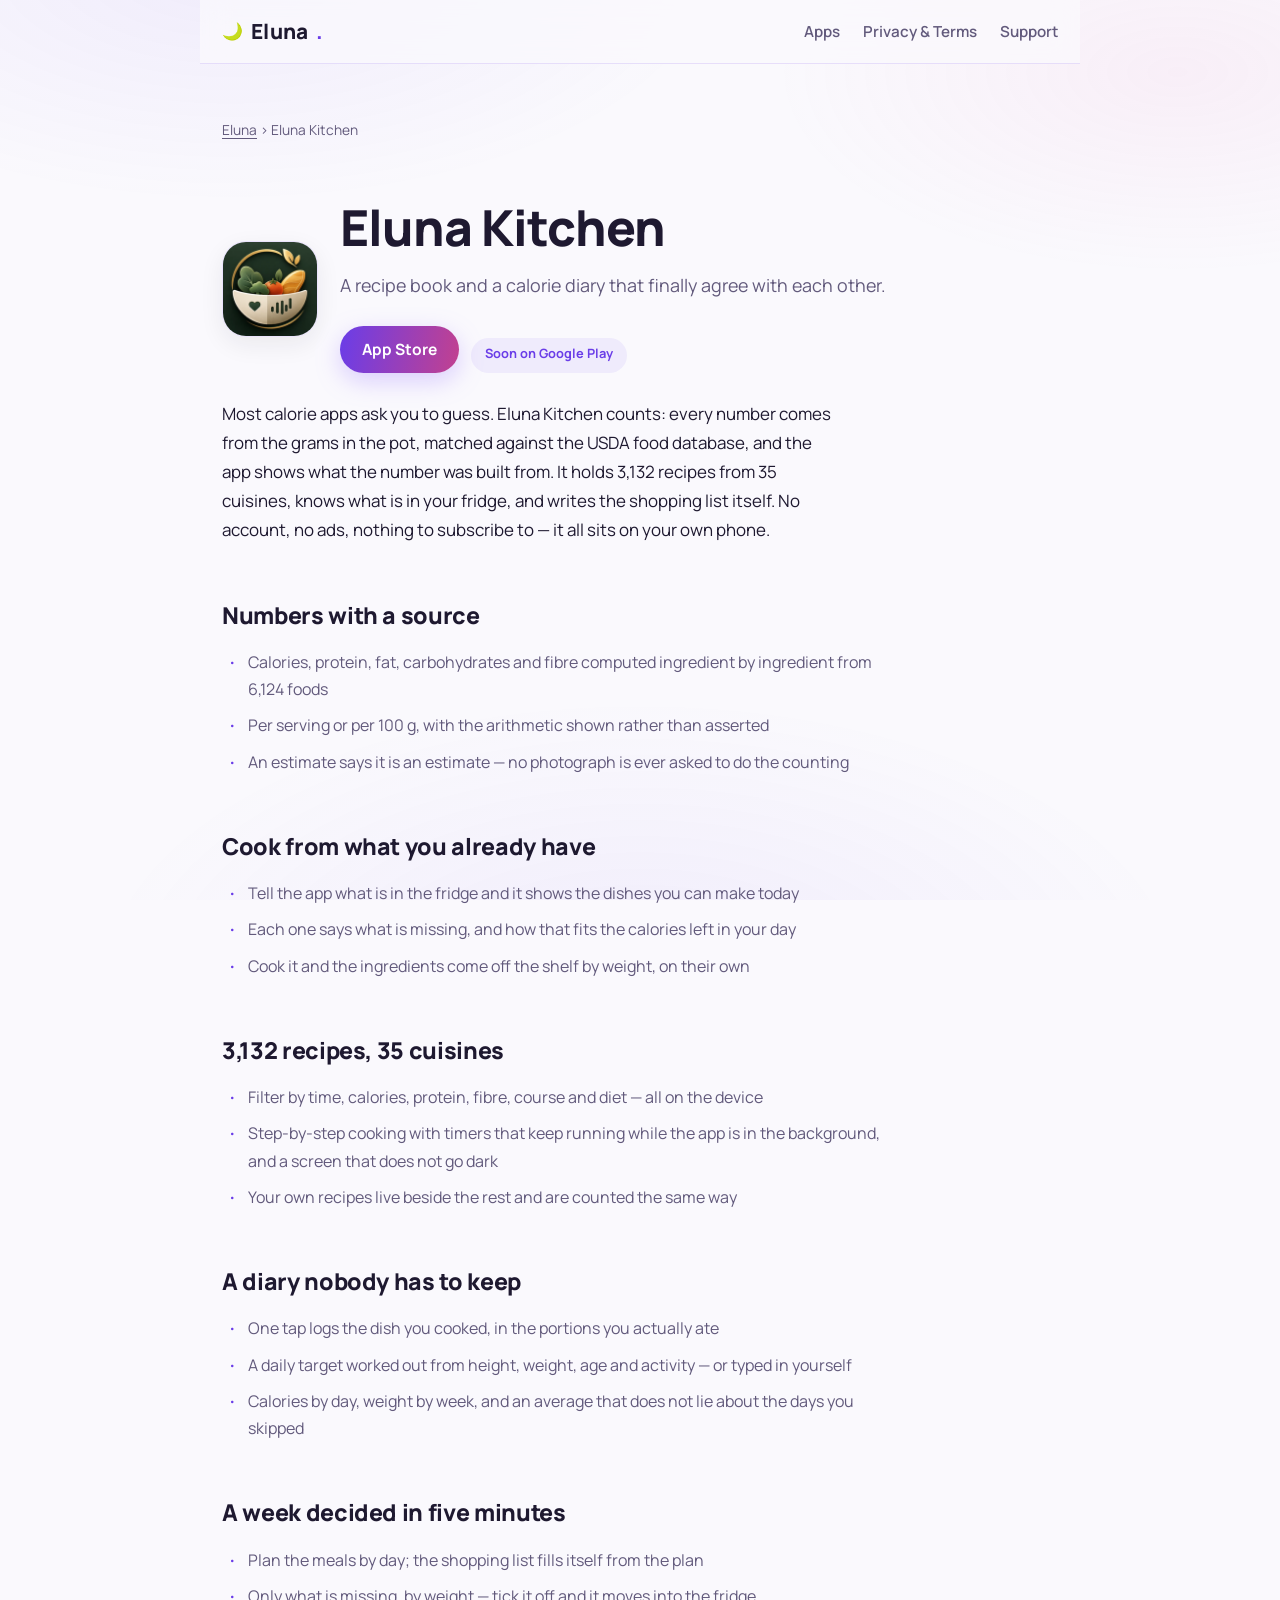
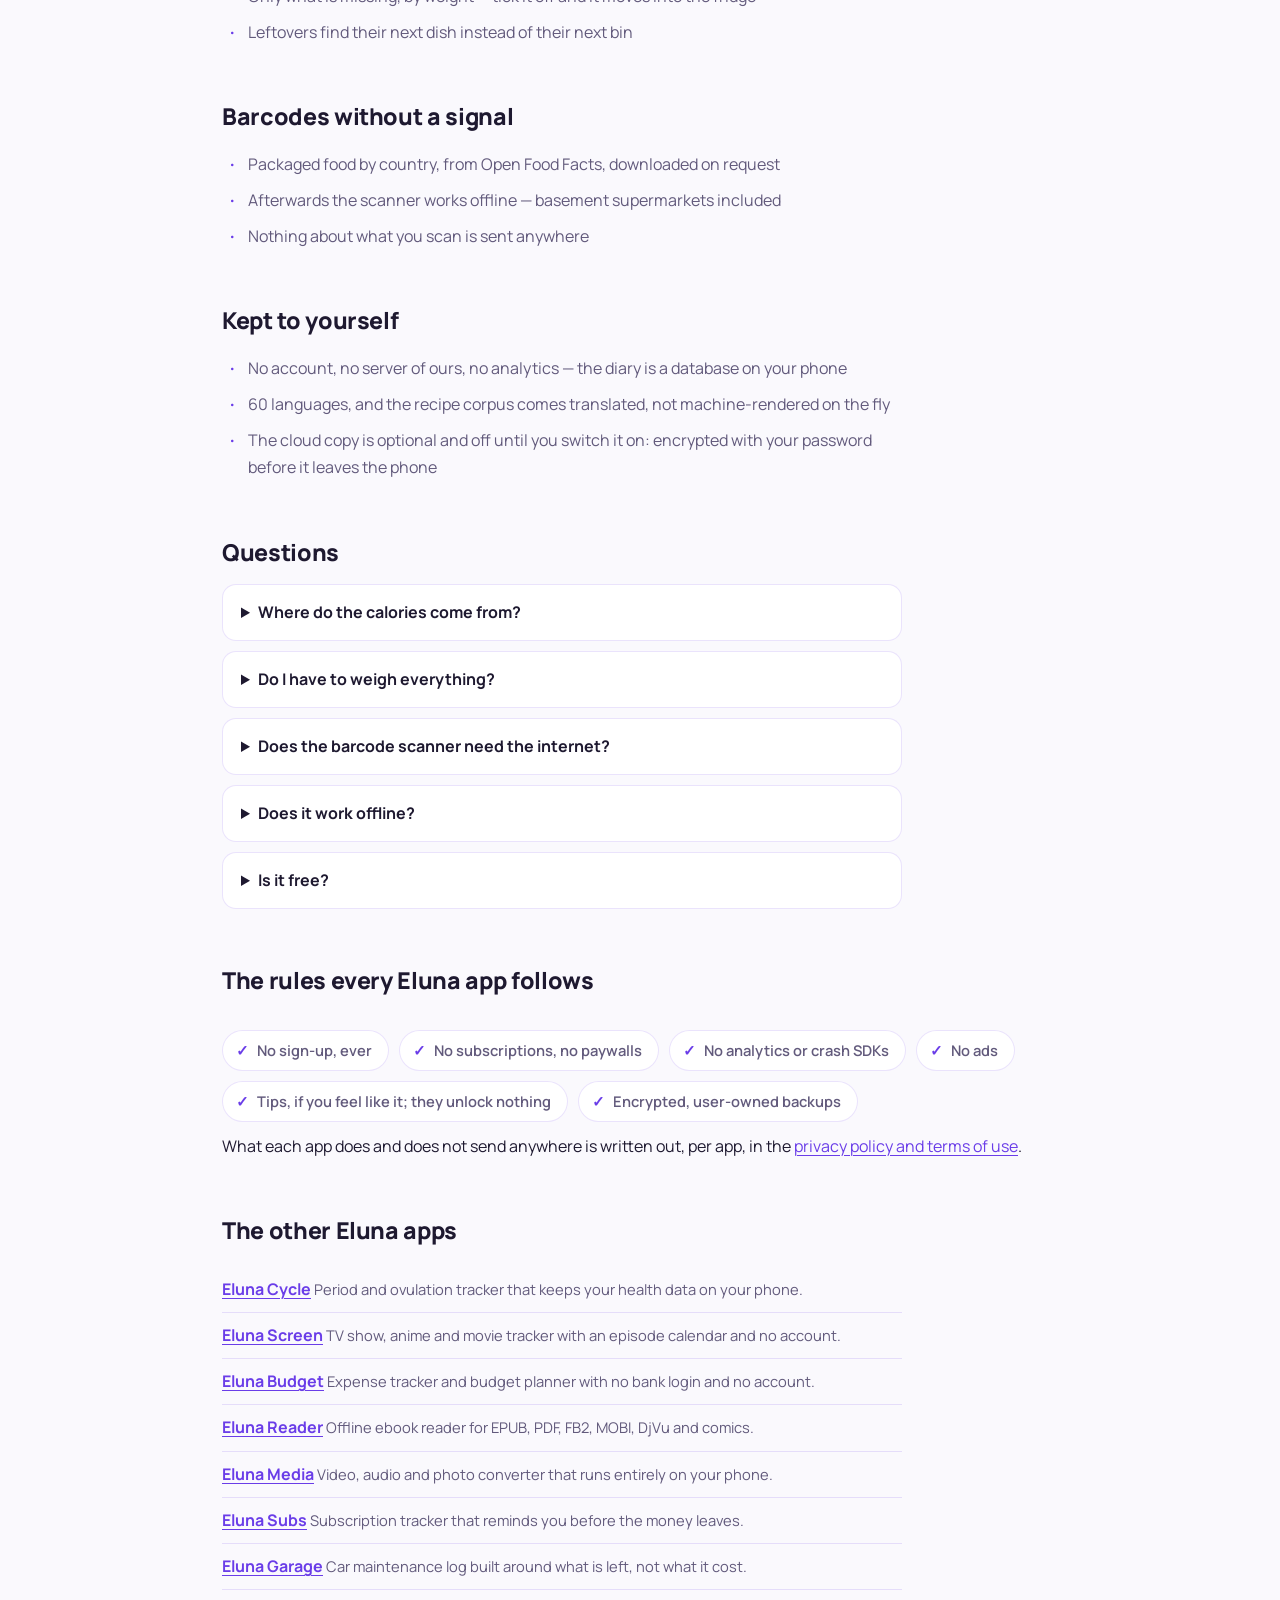
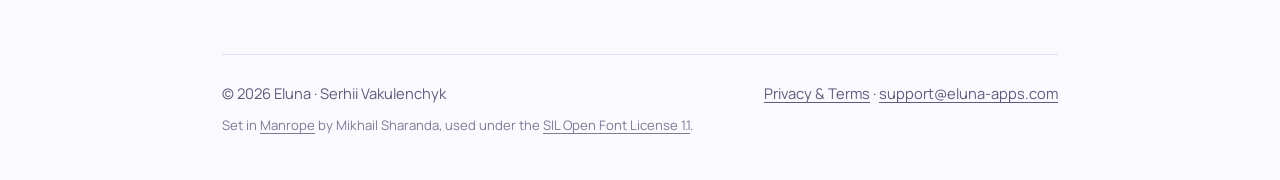
<file: kitchen/index.html>
<!DOCTYPE html>
<html lang="en">
<head>
<meta charset="utf-8">
<meta name="viewport" content="width=device-width, initial-scale=1">
<title>Eluna Kitchen — recipes and a calorie diary that agree</title>
<meta name="description" content="3,132 recipes from 35 cuisines, calories counted from the grams in the pot against USDA data, and a fridge that knows what you have. No account, no ads, works offline.">
<link rel="canonical" href="https://eluna-apps.com/kitchen/">
<link rel="alternate" hreflang="en" href="https://eluna-apps.com/kitchen/">
<link rel="alternate" hreflang="x-default" href="https://eluna-apps.com/kitchen/">
<meta property="og:type" content="website">
<meta property="og:site_name" content="Eluna">
<meta property="og:title" content="Eluna Kitchen — recipes and a calorie diary that agree">
<meta property="og:description" content="3,132 recipes from 35 cuisines, calories counted from the grams in the pot against USDA data, and a fridge that knows what you have. No account, no ads, works offline.">
<meta property="og:url" content="https://eluna-apps.com/kitchen/">
<meta name="twitter:card" content="summary">
<link rel="stylesheet" href="/styles.css">
<link rel="icon" href="data:image/svg+xml,<svg xmlns='http://www.w3.org/2000/svg' viewBox='0 0 100 100'><text y='.9em' font-size='90'>🌙</text></svg>">
<script type="application/ld+json">
{
  "@context": "https://schema.org",
  "@graph": [
    {
      "@type": "SoftwareApplication",
      "name": "Eluna Kitchen: Recipes & Calories",
      "applicationCategory": "MobileApplication",
      "operatingSystem": "iOS",
      "url": "https://eluna-apps.com/kitchen/",
      "description": "Recipe book and calorie diary in one app, with every number counted from the grams in the pot.",
      "offers": {"@type": "Offer", "price": "0", "priceCurrency": "USD"},
      "author": {"@type": "Person", "name": "Serhii Vakulenchyk"}
    },
    {
      "@type": "BreadcrumbList",
      "itemListElement": [
        {"@type":"ListItem","position":1,"name":"Eluna","item":"https://eluna-apps.com/"},
        {"@type":"ListItem","position":2,"name":"Eluna Kitchen","item":"https://eluna-apps.com/kitchen/"}
      ]
    },
    {
      "@type": "FAQPage",
      "mainEntity": [
      {"@type":"Question","name":"Where do the calories come from?","acceptedAnswer":{"@type":"Answer","text":"From the grams in the recipe, matched against the USDA food database. Nothing is guessed from a photograph, and every dish shows what its number was built from."}},
      {"@type":"Question","name":"Do I have to weigh everything?","acceptedAnswer":{"@type":"Answer","text":"No. Cook a recipe and one tap logs it in the portions you actually ate; the grams are already in the recipe."}},
      {"@type":"Question","name":"Does the barcode scanner need the internet?","acceptedAnswer":{"@type":"Answer","text":"No. You download the packs for the countries you shop in, and the scanner then works offline — in a basement supermarket as well as anywhere else."}},
      {"@type":"Question","name":"Does it work offline?","acceptedAnswer":{"@type":"Answer","text":"Yes, entirely. The recipe corpus and the food data ship with the app; the internet is only for updating them."}},
      {"@type":"Question","name":"Is it free?","acceptedAnswer":{"@type":"Answer","text":"Yes. No ads, no subscription, no locked features — the optional tip unlocks nothing, because nothing is locked."}}
      ]
    }
  ]
}
</script>
</head>
<body>
<div class="ambient"></div>
<div class="wrap">

<header class="site">
  <a class="brand" href="/">Eluna<span>.</span></a>
  <nav class="site">
    <a href="/#apps">Apps</a>
    <a href="/privacy/">Privacy &amp; Terms</a>
    <a href="mailto:support@eluna-apps.com">Support</a>
  </nav>
</header>

<main>
  <nav class="crumbs" aria-label="Breadcrumb">
    <a href="/">Eluna</a> › <span>Eluna Kitchen</span>
  </nav>

  <section class="hero app-hero">
    <img class="icon big" src="/icons/eluna-kitchen.png" width="192" height="192"
         alt="Eluna Kitchen app icon" decoding="async">
    <div>
      <h1>Eluna Kitchen</h1>
      <p class="tagline">A recipe book and a calorie diary that finally agree with each other.</p>
      <div class="cta">
        <a class="btn primary" href="https://apps.apple.com/app/id6805978301">App Store</a>
        <span class="badge">Soon on Google Play</span>
      </div>
    </div>
  </section>

  <p class="lede">Most calorie apps ask you to guess. Eluna Kitchen counts: every number comes from the grams in the pot, matched against the USDA food database, and the app shows what the number was built from. It holds 3,132 recipes from 35 cuisines, knows what is in your fridge, and writes the shopping list itself. No account, no ads, nothing to subscribe to — it all sits on your own phone.</p>

  <h2>Numbers with a source</h2>
  <ul class="feature-list">
    <li>Calories, protein, fat, carbohydrates and fibre computed ingredient by ingredient from 6,124 foods</li>
    <li>Per serving or per 100 g, with the arithmetic shown rather than asserted</li>
    <li>An estimate says it is an estimate — no photograph is ever asked to do the counting</li>
  </ul>
  <h2>Cook from what you already have</h2>
  <ul class="feature-list">
    <li>Tell the app what is in the fridge and it shows the dishes you can make today</li>
    <li>Each one says what is missing, and how that fits the calories left in your day</li>
    <li>Cook it and the ingredients come off the shelf by weight, on their own</li>
  </ul>
  <h2>3,132 recipes, 35 cuisines</h2>
  <ul class="feature-list">
    <li>Filter by time, calories, protein, fibre, course and diet — all on the device</li>
    <li>Step-by-step cooking with timers that keep running while the app is in the background, and a screen that does not go dark</li>
    <li>Your own recipes live beside the rest and are counted the same way</li>
  </ul>
  <h2>A diary nobody has to keep</h2>
  <ul class="feature-list">
    <li>One tap logs the dish you cooked, in the portions you actually ate</li>
    <li>A daily target worked out from height, weight, age and activity — or typed in yourself</li>
    <li>Calories by day, weight by week, and an average that does not lie about the days you skipped</li>
  </ul>
  <h2>A week decided in five minutes</h2>
  <ul class="feature-list">
    <li>Plan the meals by day; the shopping list fills itself from the plan</li>
    <li>Only what is missing, by weight — tick it off and it moves into the fridge</li>
    <li>Leftovers find their next dish instead of their next bin</li>
  </ul>
  <h2>Barcodes without a signal</h2>
  <ul class="feature-list">
    <li>Packaged food by country, from Open Food Facts, downloaded on request</li>
    <li>Afterwards the scanner works offline — basement supermarkets included</li>
    <li>Nothing about what you scan is sent anywhere</li>
  </ul>
  <h2>Kept to yourself</h2>
  <ul class="feature-list">
    <li>No account, no server of ours, no analytics — the diary is a database on your phone</li>
    <li>60 languages, and the recipe corpus comes translated, not machine-rendered on the fly</li>
    <li>The cloud copy is optional and off until you switch it on: encrypted with your password before it leaves the phone</li>
  </ul>

  <h2>Questions</h2>
  <details class="faq">
    <summary>Where do the calories come from?</summary>
    <p>From the grams in the recipe, matched against the USDA food database. Nothing is guessed from a photograph, and every dish shows what its number was built from.</p>
  </details>
  <details class="faq">
    <summary>Do I have to weigh everything?</summary>
    <p>No. Cook a recipe and one tap logs it in the portions you actually ate; the grams are already in the recipe.</p>
  </details>
  <details class="faq">
    <summary>Does the barcode scanner need the internet?</summary>
    <p>No. You download the packs for the countries you shop in, and the scanner then works offline — in a basement supermarket as well as anywhere else.</p>
  </details>
  <details class="faq">
    <summary>Does it work offline?</summary>
    <p>Yes, entirely. The recipe corpus and the food data ship with the app; the internet is only for updating them.</p>
  </details>
  <details class="faq">
    <summary>Is it free?</summary>
    <p>Yes. No ads, no subscription, no locked features — the optional tip unlocks nothing, because nothing is locked.</p>
  </details>

  <h2>The rules every Eluna app follows</h2>
  <ul class="pillars">
    <li>No sign-up, ever</li>
    <li>No subscriptions, no paywalls</li>
    <li>No analytics or crash SDKs</li>
    <li>No ads</li>
    <li>Tips, if you feel like it; they unlock nothing</li>
    <li>Encrypted, user-owned backups</li>
  </ul>
  <p>What each app does and does not send anywhere is written out, per app, in the
  <a href="/privacy/">privacy policy and terms of use</a>.</p>

  <h2>The other Eluna apps</h2>
  <ul class="other-apps">
      <li><a href="/cycle/">Eluna Cycle</a> <span class="kind">Period and ovulation tracker that keeps your health data on your phone.</span></li>
      <li><a href="/screen/">Eluna Screen</a> <span class="kind">TV show, anime and movie tracker with an episode calendar and no account.</span></li>
      <li><a href="/budget/">Eluna Budget</a> <span class="kind">Expense tracker and budget planner with no bank login and no account.</span></li>
      <li><a href="/reader/">Eluna Reader</a> <span class="kind">Offline ebook reader for EPUB, PDF, FB2, MOBI, DjVu and comics.</span></li>
      <li><a href="/media/">Eluna Media</a> <span class="kind">Video, audio and photo converter that runs entirely on your phone.</span></li>
      <li><a href="/subs/">Eluna Subs</a> <span class="kind">Subscription tracker that reminds you before the money leaves.</span></li>
      <li><a href="/garage/">Eluna Garage</a> <span class="kind">Car maintenance log built around what is left, not what it cost.</span></li>
  </ul>
</main>

<footer class="site">
  <span>© 2026 Eluna · Serhii Vakulenchyk</span>
  <span><a href="/privacy/">Privacy &amp; Terms</a> · <a href="mailto:support@eluna-apps.com">support@eluna-apps.com</a></span>
  <span class="fine">Set in <a href="https://fonts.google.com/specimen/Manrope">Manrope</a>
  by Mikhail Sharanda, used under the
  <a href="https://openfontlicense.org/">SIL Open Font License 1.1</a>.</span>
</footer>

</div>
</body>
</html>
</file>
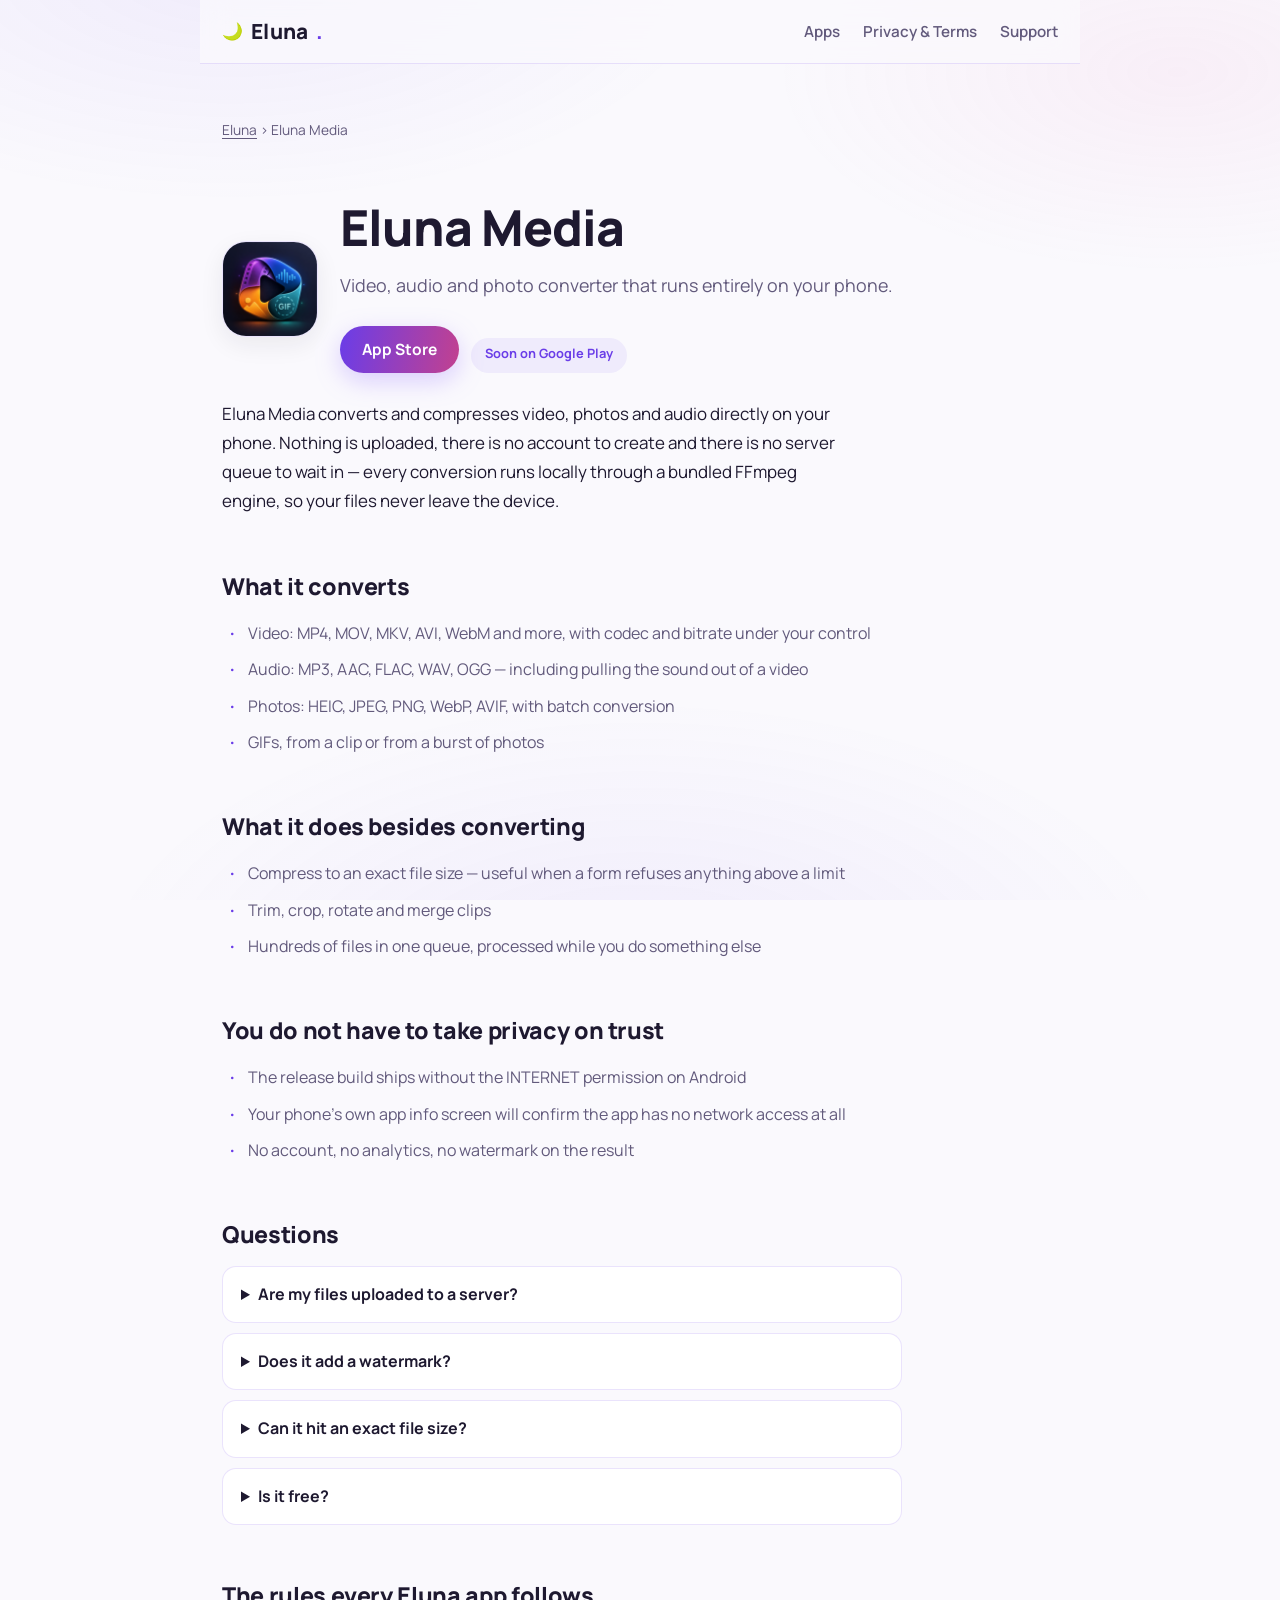
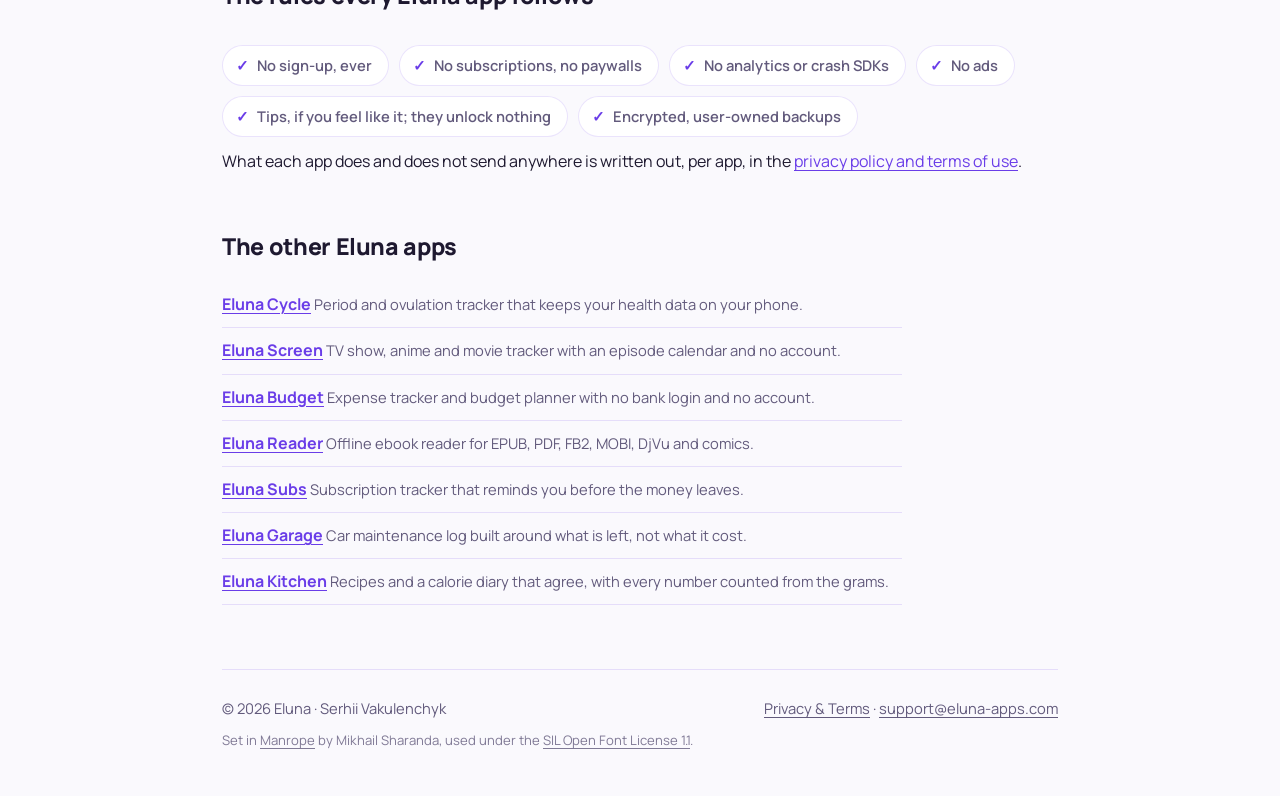
<file: media/index.html>
<!DOCTYPE html>
<html lang="en">
<head>
<meta charset="utf-8">
<meta name="viewport" content="width=device-width, initial-scale=1">
<title>Eluna Media — offline video, audio &amp; photo converter</title>
<meta name="description" content="Convert and compress video, audio and photos on your phone. Nothing is uploaded, no watermark, no account. Hit an exact file size.">
<link rel="canonical" href="https://eluna-apps.com/media/">
<link rel="alternate" hreflang="en" href="https://eluna-apps.com/media/">
<link rel="alternate" hreflang="x-default" href="https://eluna-apps.com/media/">
<meta property="og:type" content="website">
<meta property="og:site_name" content="Eluna">
<meta property="og:title" content="Eluna Media — offline video, audio &amp; photo converter">
<meta property="og:description" content="Convert and compress video, audio and photos on your phone. Nothing is uploaded, no watermark, no account. Hit an exact file size.">
<meta property="og:url" content="https://eluna-apps.com/media/">
<meta name="twitter:card" content="summary">
<link rel="stylesheet" href="/styles.css">
<link rel="icon" href="data:image/svg+xml,<svg xmlns='http://www.w3.org/2000/svg' viewBox='0 0 100 100'><text y='.9em' font-size='90'>🌙</text></svg>">
<script type="application/ld+json">
{
  "@context": "https://schema.org",
  "@graph": [
    {
      "@type": "SoftwareApplication",
      "name": "Eluna Media: Video Converter",
      "applicationCategory": "MobileApplication",
      "operatingSystem": "iOS",
      "url": "https://eluna-apps.com/media/",
      "description": "Video, audio and photo converter that runs entirely on your phone.",
      "offers": {"@type": "Offer", "price": "0", "priceCurrency": "USD"},
      "author": {"@type": "Person", "name": "Serhii Vakulenchyk"}
    },
    {
      "@type": "BreadcrumbList",
      "itemListElement": [
        {"@type":"ListItem","position":1,"name":"Eluna","item":"https://eluna-apps.com/"},
        {"@type":"ListItem","position":2,"name":"Eluna Media","item":"https://eluna-apps.com/media/"}
      ]
    },
    {
      "@type": "FAQPage",
      "mainEntity": [
      {"@type":"Question","name":"Are my files uploaded to a server?","acceptedAnswer":{"@type":"Answer","text":"No. Conversion runs on the device through a bundled FFmpeg engine. On Android the release build has no INTERNET permission at all, which your phone will confirm."}},
      {"@type":"Question","name":"Does it add a watermark?","acceptedAnswer":{"@type":"Answer","text":"No. The output is the file you converted, nothing added."}},
      {"@type":"Question","name":"Can it hit an exact file size?","acceptedAnswer":{"@type":"Answer","text":"Yes — you set the target size and the app works out the bitrate."}},
      {"@type":"Question","name":"Is it free?","acceptedAnswer":{"@type":"Answer","text":"Yes, with no subscription and no export limit."}}
      ]
    }
  ]
}
</script>
</head>
<body>
<div class="ambient"></div>
<div class="wrap">

<header class="site">
  <a class="brand" href="/">Eluna<span>.</span></a>
  <nav class="site">
    <a href="/#apps">Apps</a>
    <a href="/privacy/">Privacy &amp; Terms</a>
    <a href="mailto:support@eluna-apps.com">Support</a>
  </nav>
</header>

<main>
  <nav class="crumbs" aria-label="Breadcrumb">
    <a href="/">Eluna</a> › <span>Eluna Media</span>
  </nav>

  <section class="hero app-hero">
    <img class="icon big" src="/icons/eluna-media.png" width="192" height="192"
         alt="Eluna Media app icon" decoding="async">
    <div>
      <h1>Eluna Media</h1>
      <p class="tagline">Video, audio and photo converter that runs entirely on your phone.</p>
      <div class="cta">
        <a class="btn primary" href="https://apps.apple.com/app/id6801963204">App Store</a>
        <span class="badge">Soon on Google Play</span>
      </div>
    </div>
  </section>

  <p class="lede">Eluna Media converts and compresses video, photos and audio directly on your phone. Nothing is uploaded, there is no account to create and there is no server queue to wait in — every conversion runs locally through a bundled FFmpeg engine, so your files never leave the device.</p>

  <h2>What it converts</h2>
  <ul class="feature-list">
    <li>Video: MP4, MOV, MKV, AVI, WebM and more, with codec and bitrate under your control</li>
    <li>Audio: MP3, AAC, FLAC, WAV, OGG — including pulling the sound out of a video</li>
    <li>Photos: HEIC, JPEG, PNG, WebP, AVIF, with batch conversion</li>
    <li>GIFs, from a clip or from a burst of photos</li>
  </ul>
  <h2>What it does besides converting</h2>
  <ul class="feature-list">
    <li>Compress to an exact file size — useful when a form refuses anything above a limit</li>
    <li>Trim, crop, rotate and merge clips</li>
    <li>Hundreds of files in one queue, processed while you do something else</li>
  </ul>
  <h2>You do not have to take privacy on trust</h2>
  <ul class="feature-list">
    <li>The release build ships without the INTERNET permission on Android</li>
    <li>Your phone’s own app info screen will confirm the app has no network access at all</li>
    <li>No account, no analytics, no watermark on the result</li>
  </ul>

  <h2>Questions</h2>
  <details class="faq">
    <summary>Are my files uploaded to a server?</summary>
    <p>No. Conversion runs on the device through a bundled FFmpeg engine. On Android the release build has no INTERNET permission at all, which your phone will confirm.</p>
  </details>
  <details class="faq">
    <summary>Does it add a watermark?</summary>
    <p>No. The output is the file you converted, nothing added.</p>
  </details>
  <details class="faq">
    <summary>Can it hit an exact file size?</summary>
    <p>Yes — you set the target size and the app works out the bitrate.</p>
  </details>
  <details class="faq">
    <summary>Is it free?</summary>
    <p>Yes, with no subscription and no export limit.</p>
  </details>

  <h2>The rules every Eluna app follows</h2>
  <ul class="pillars">
    <li>No sign-up, ever</li>
    <li>No subscriptions, no paywalls</li>
    <li>No analytics or crash SDKs</li>
    <li>No ads</li>
    <li>Tips, if you feel like it; they unlock nothing</li>
    <li>Encrypted, user-owned backups</li>
  </ul>
  <p>What each app does and does not send anywhere is written out, per app, in the
  <a href="/privacy/">privacy policy and terms of use</a>.</p>

  <h2>The other Eluna apps</h2>
  <ul class="other-apps">
      <li><a href="/cycle/">Eluna Cycle</a> <span class="kind">Period and ovulation tracker that keeps your health data on your phone.</span></li>
      <li><a href="/screen/">Eluna Screen</a> <span class="kind">TV show, anime and movie tracker with an episode calendar and no account.</span></li>
      <li><a href="/budget/">Eluna Budget</a> <span class="kind">Expense tracker and budget planner with no bank login and no account.</span></li>
      <li><a href="/reader/">Eluna Reader</a> <span class="kind">Offline ebook reader for EPUB, PDF, FB2, MOBI, DjVu and comics.</span></li>
      <li><a href="/subs/">Eluna Subs</a> <span class="kind">Subscription tracker that reminds you before the money leaves.</span></li>
      <li><a href="/garage/">Eluna Garage</a> <span class="kind">Car maintenance log built around what is left, not what it cost.</span></li>
      <li><a href="/kitchen/">Eluna Kitchen</a> <span class="kind">Recipes and a calorie diary that agree, with every number counted from the grams.</span></li>
  </ul>
</main>

<footer class="site">
  <span>© 2026 Eluna · Serhii Vakulenchyk</span>
  <span><a href="/privacy/">Privacy &amp; Terms</a> · <a href="mailto:support@eluna-apps.com">support@eluna-apps.com</a></span>
  <span class="fine">Set in <a href="https://fonts.google.com/specimen/Manrope">Manrope</a>
  by Mikhail Sharanda, used under the
  <a href="https://openfontlicense.org/">SIL Open Font License 1.1</a>.</span>
</footer>

</div>
</body>
</html>
</file>
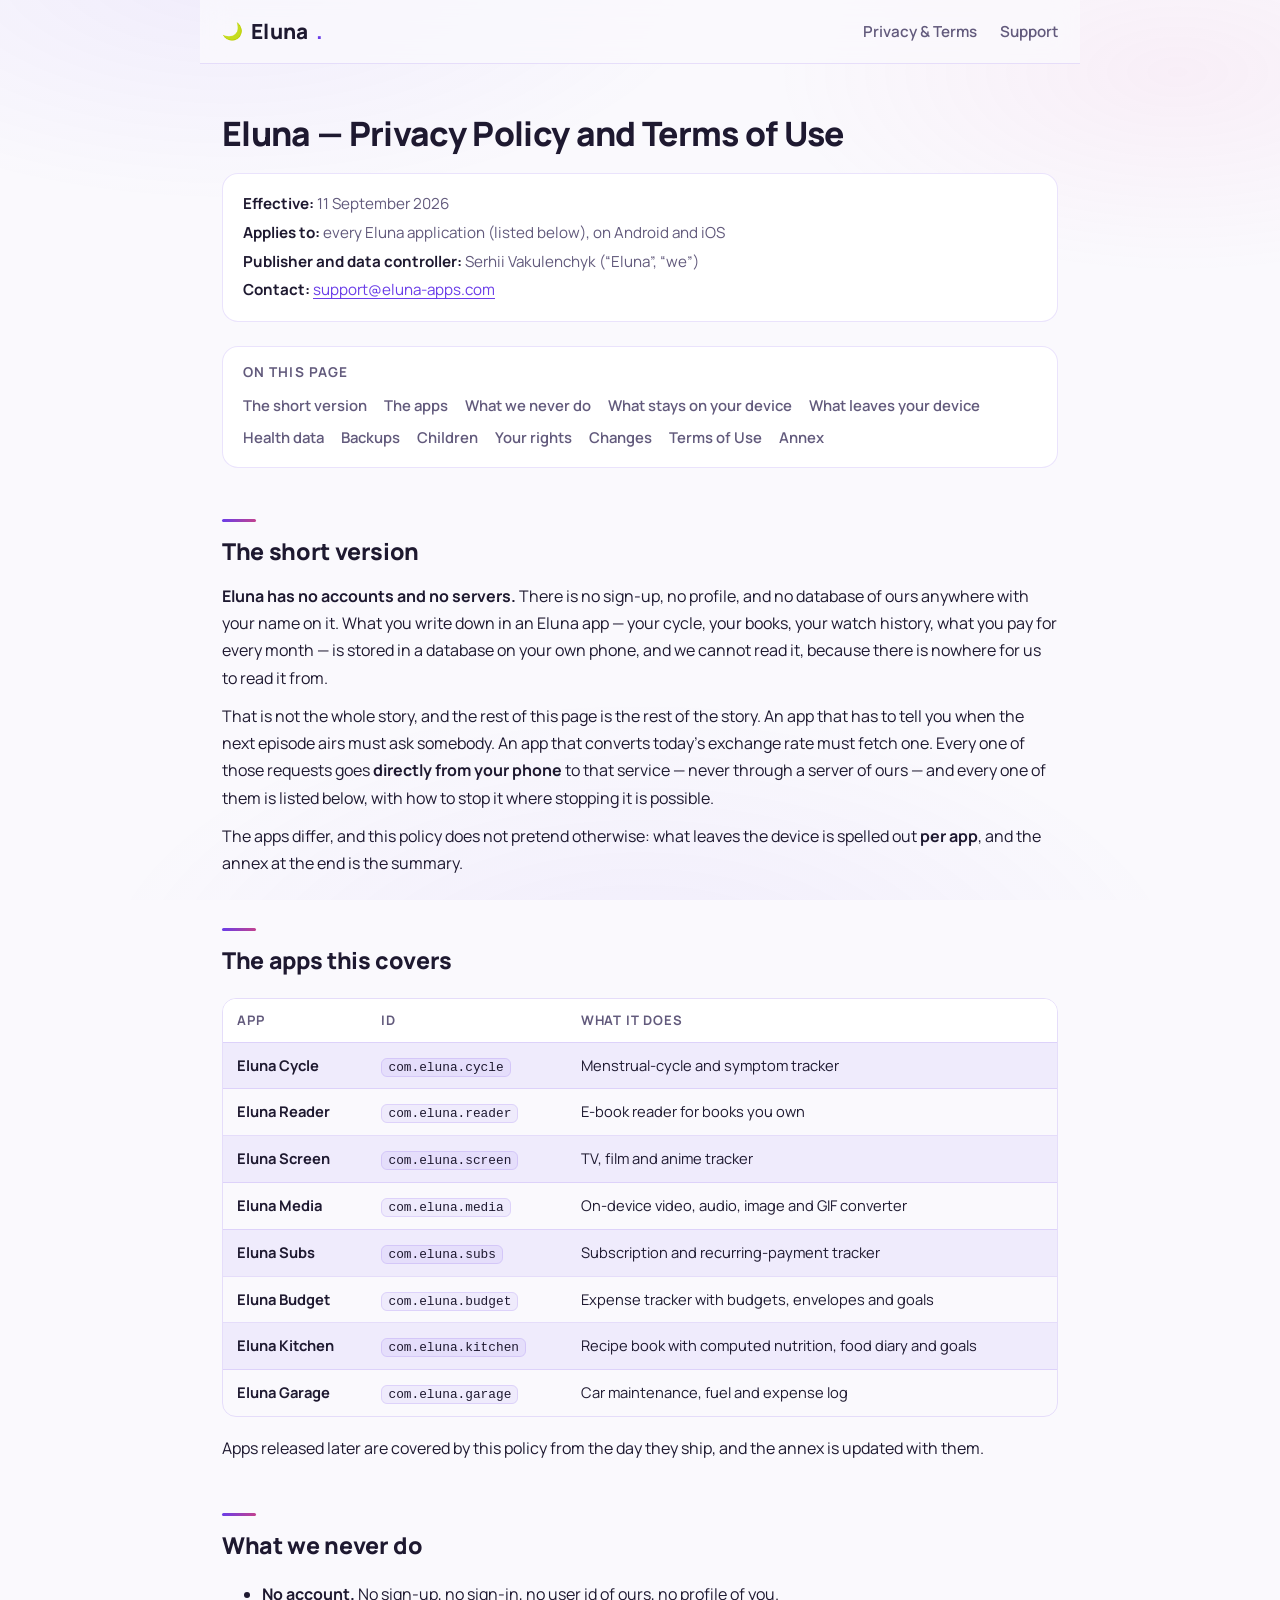
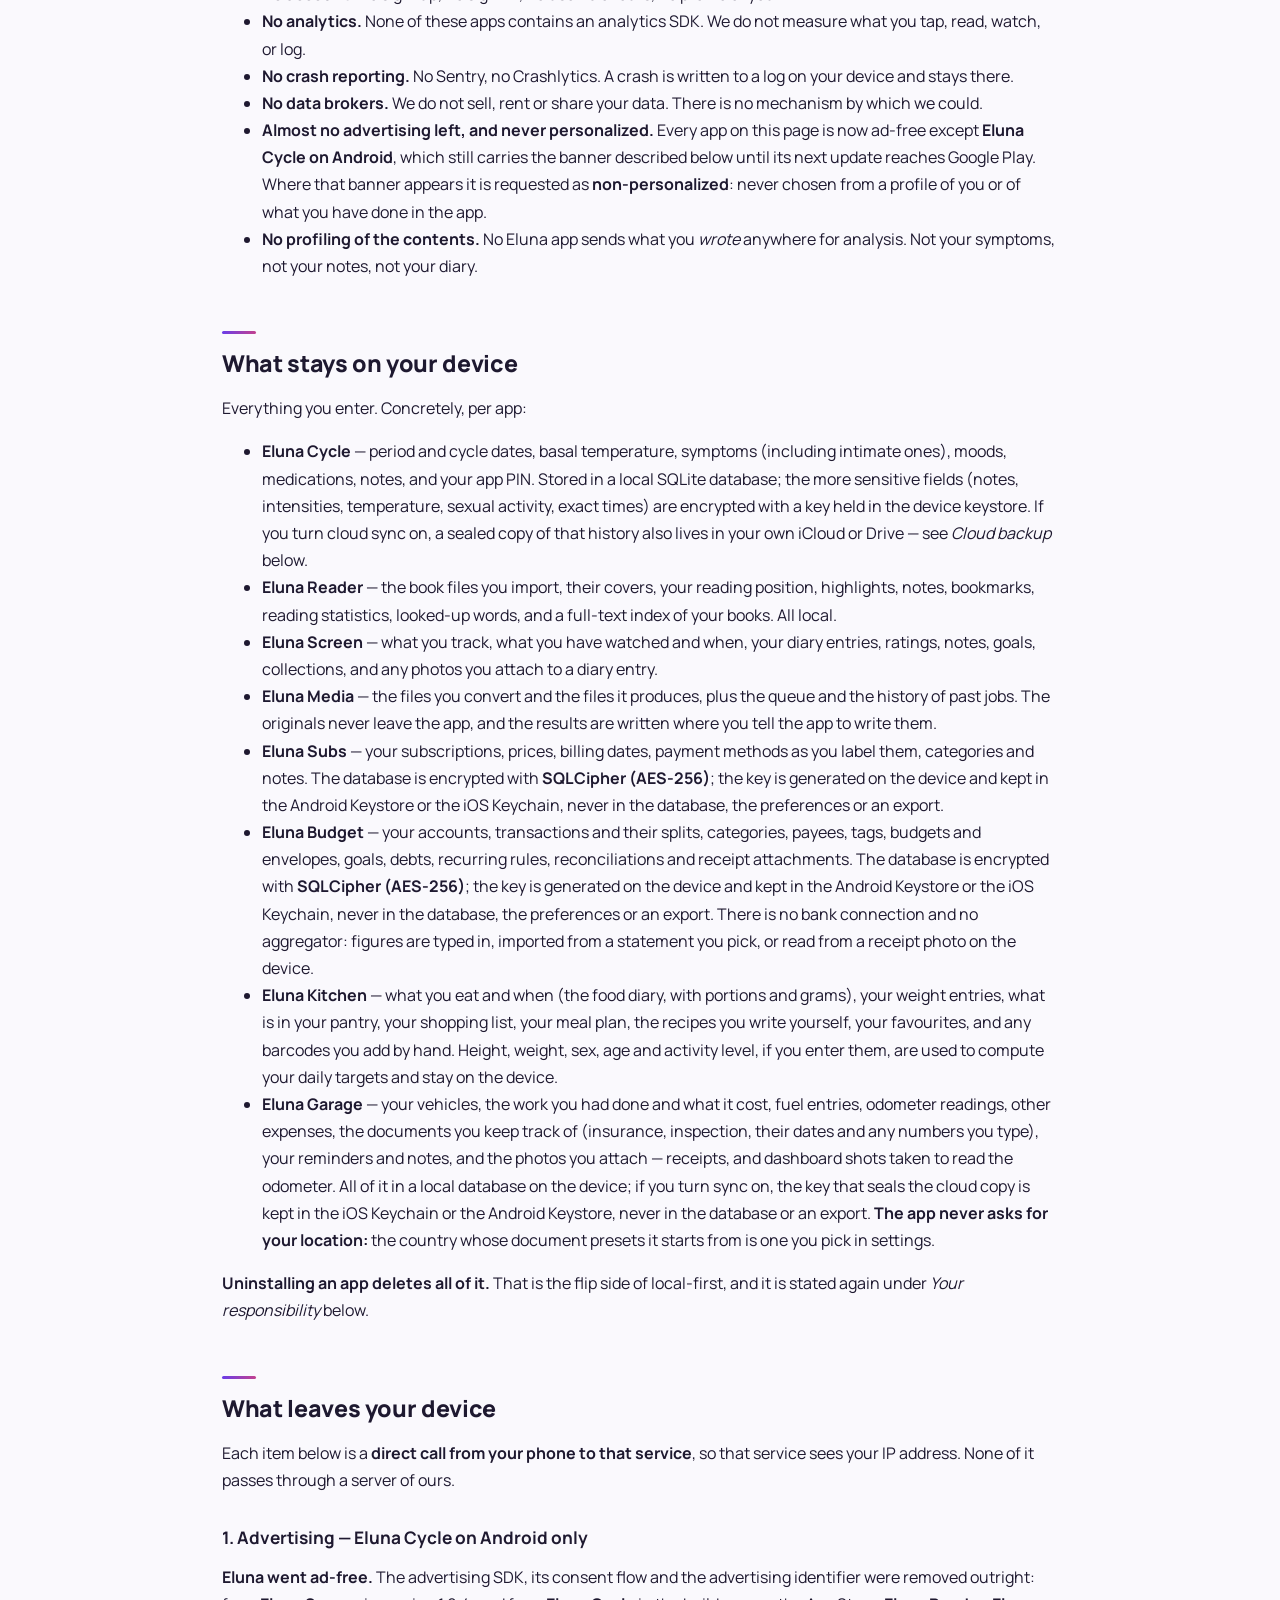
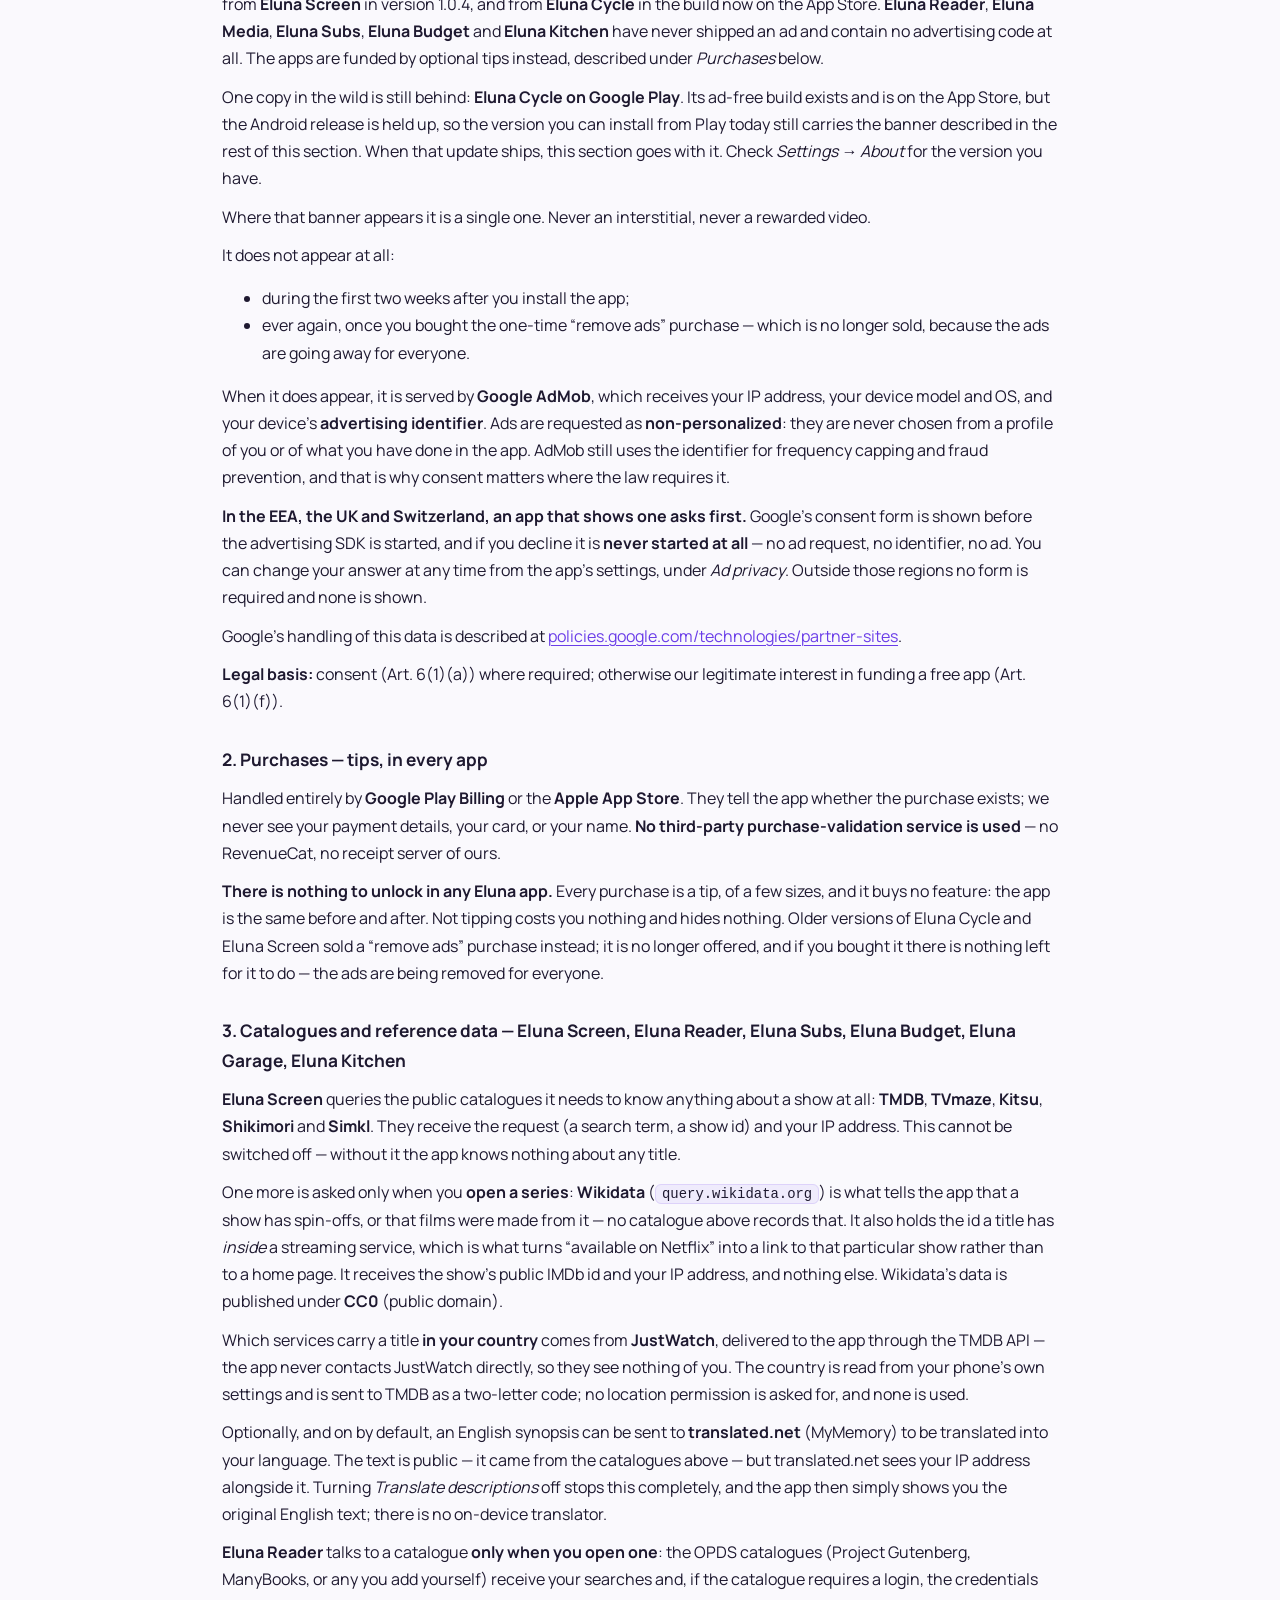
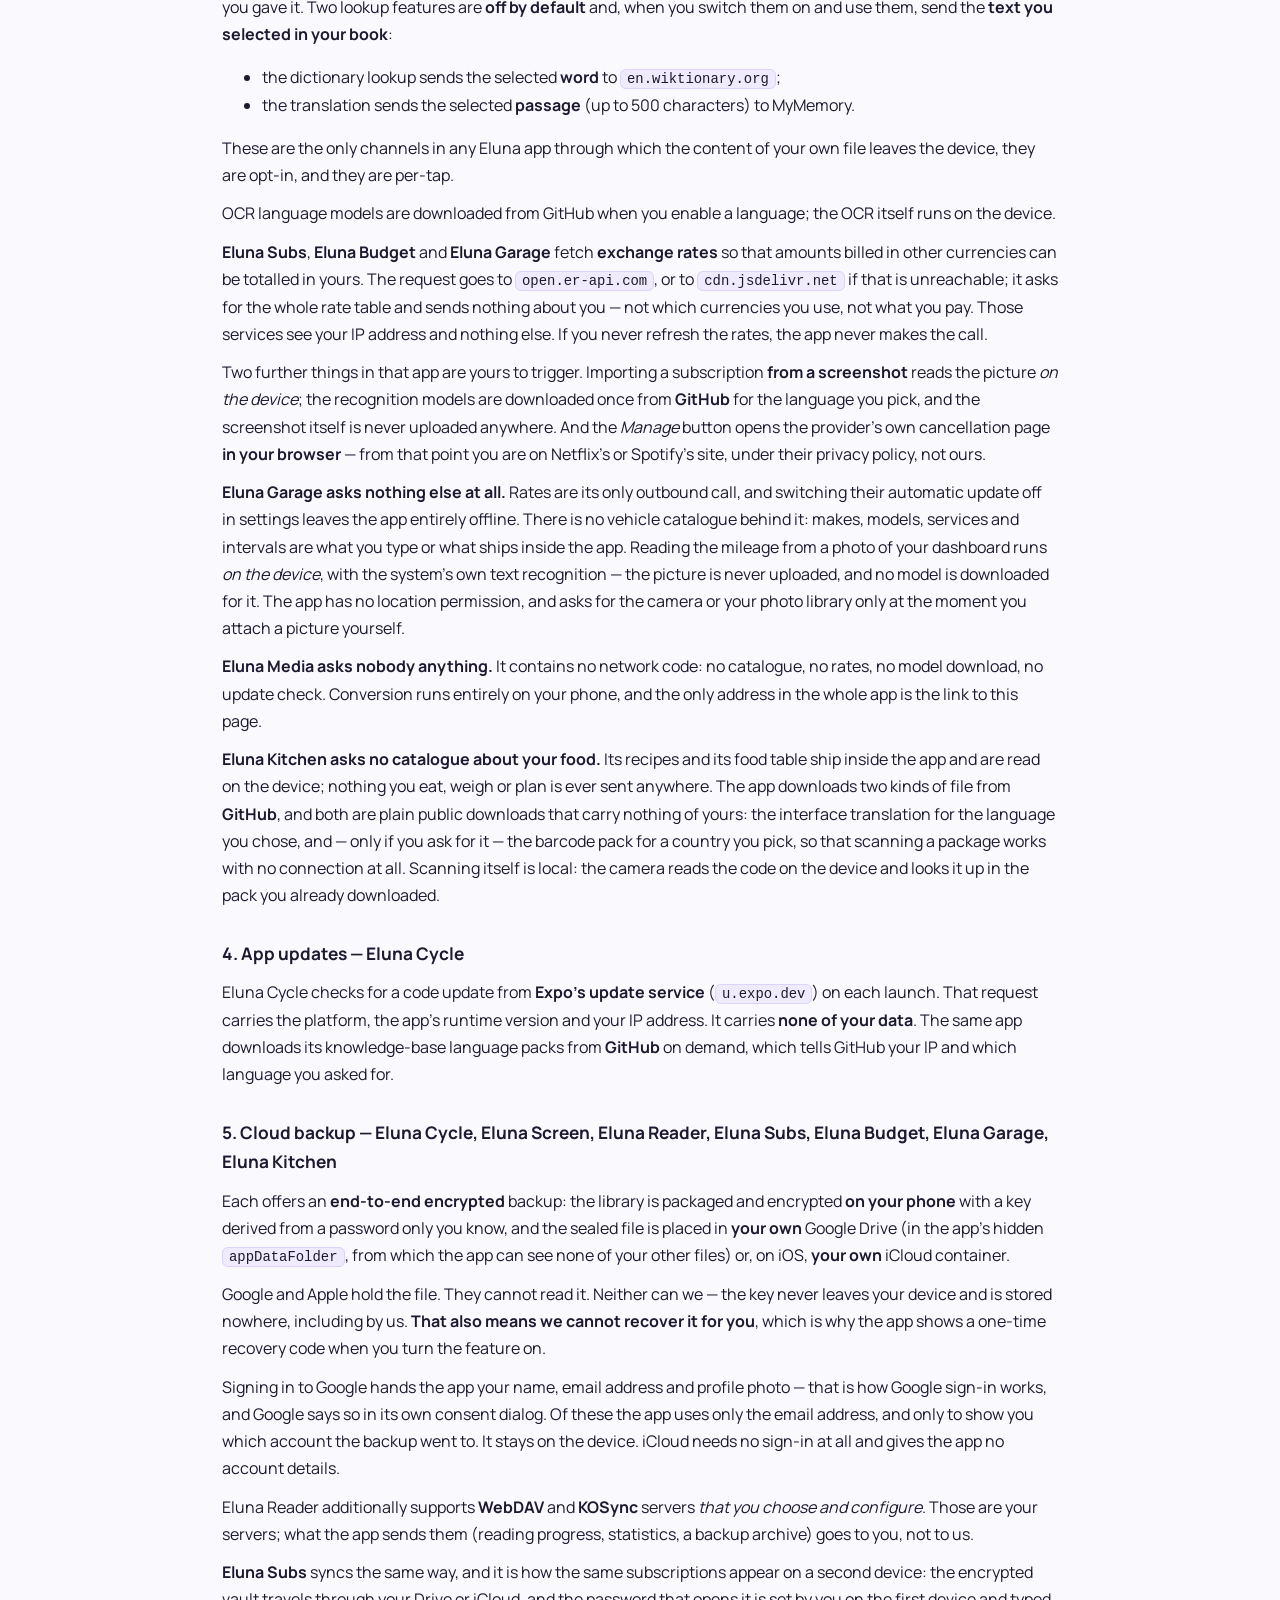
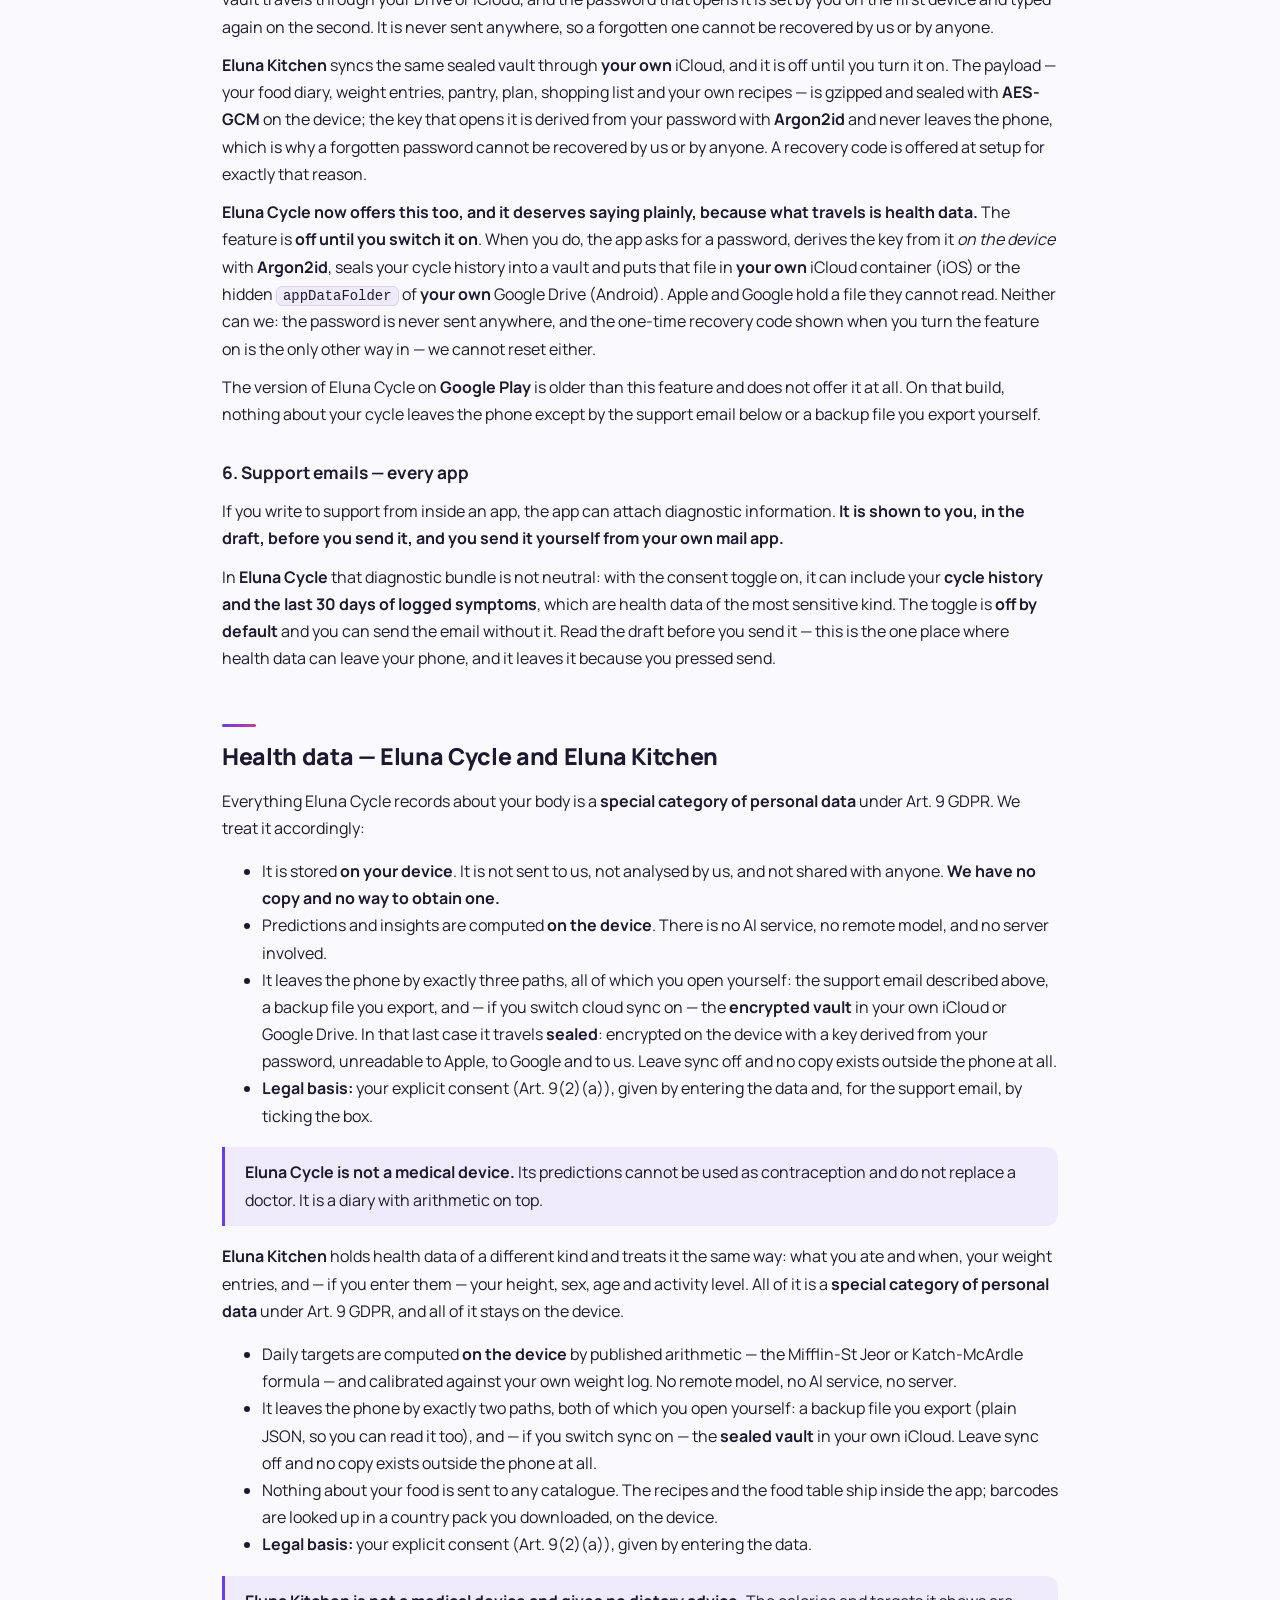
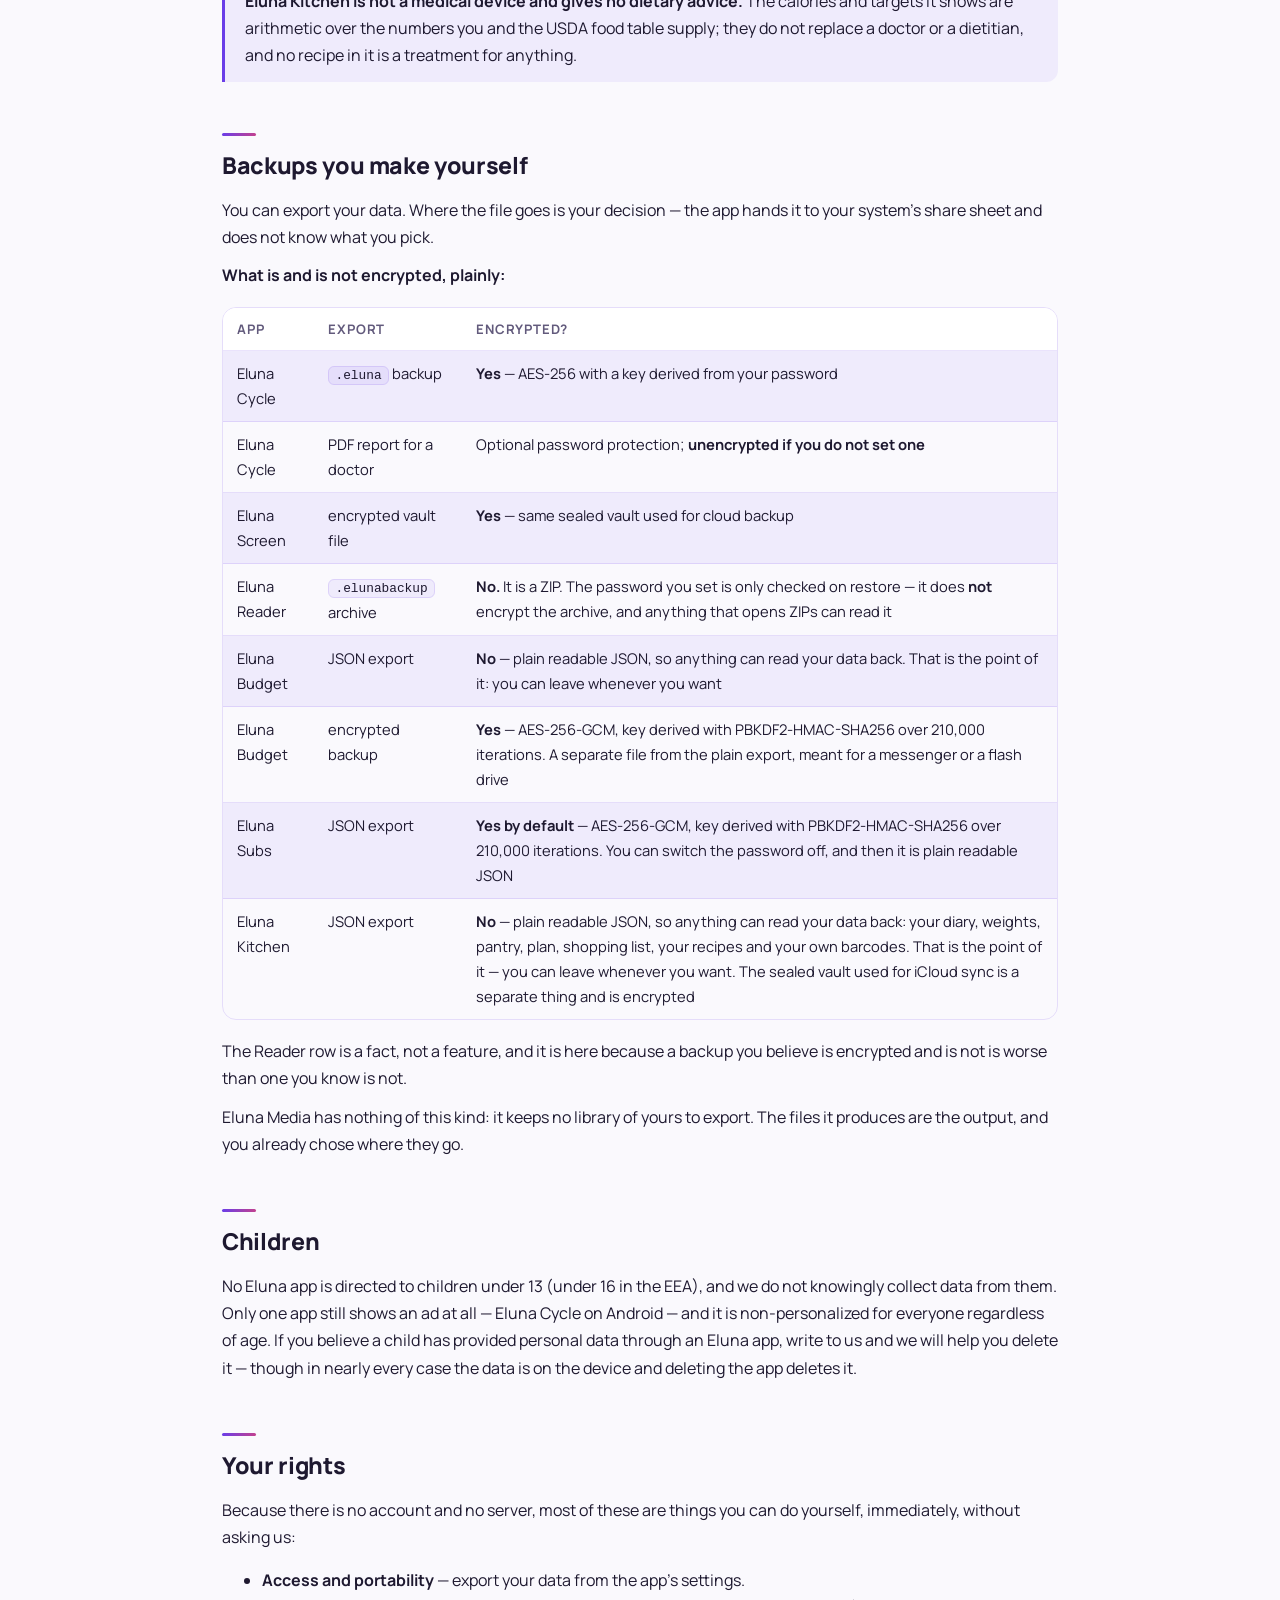
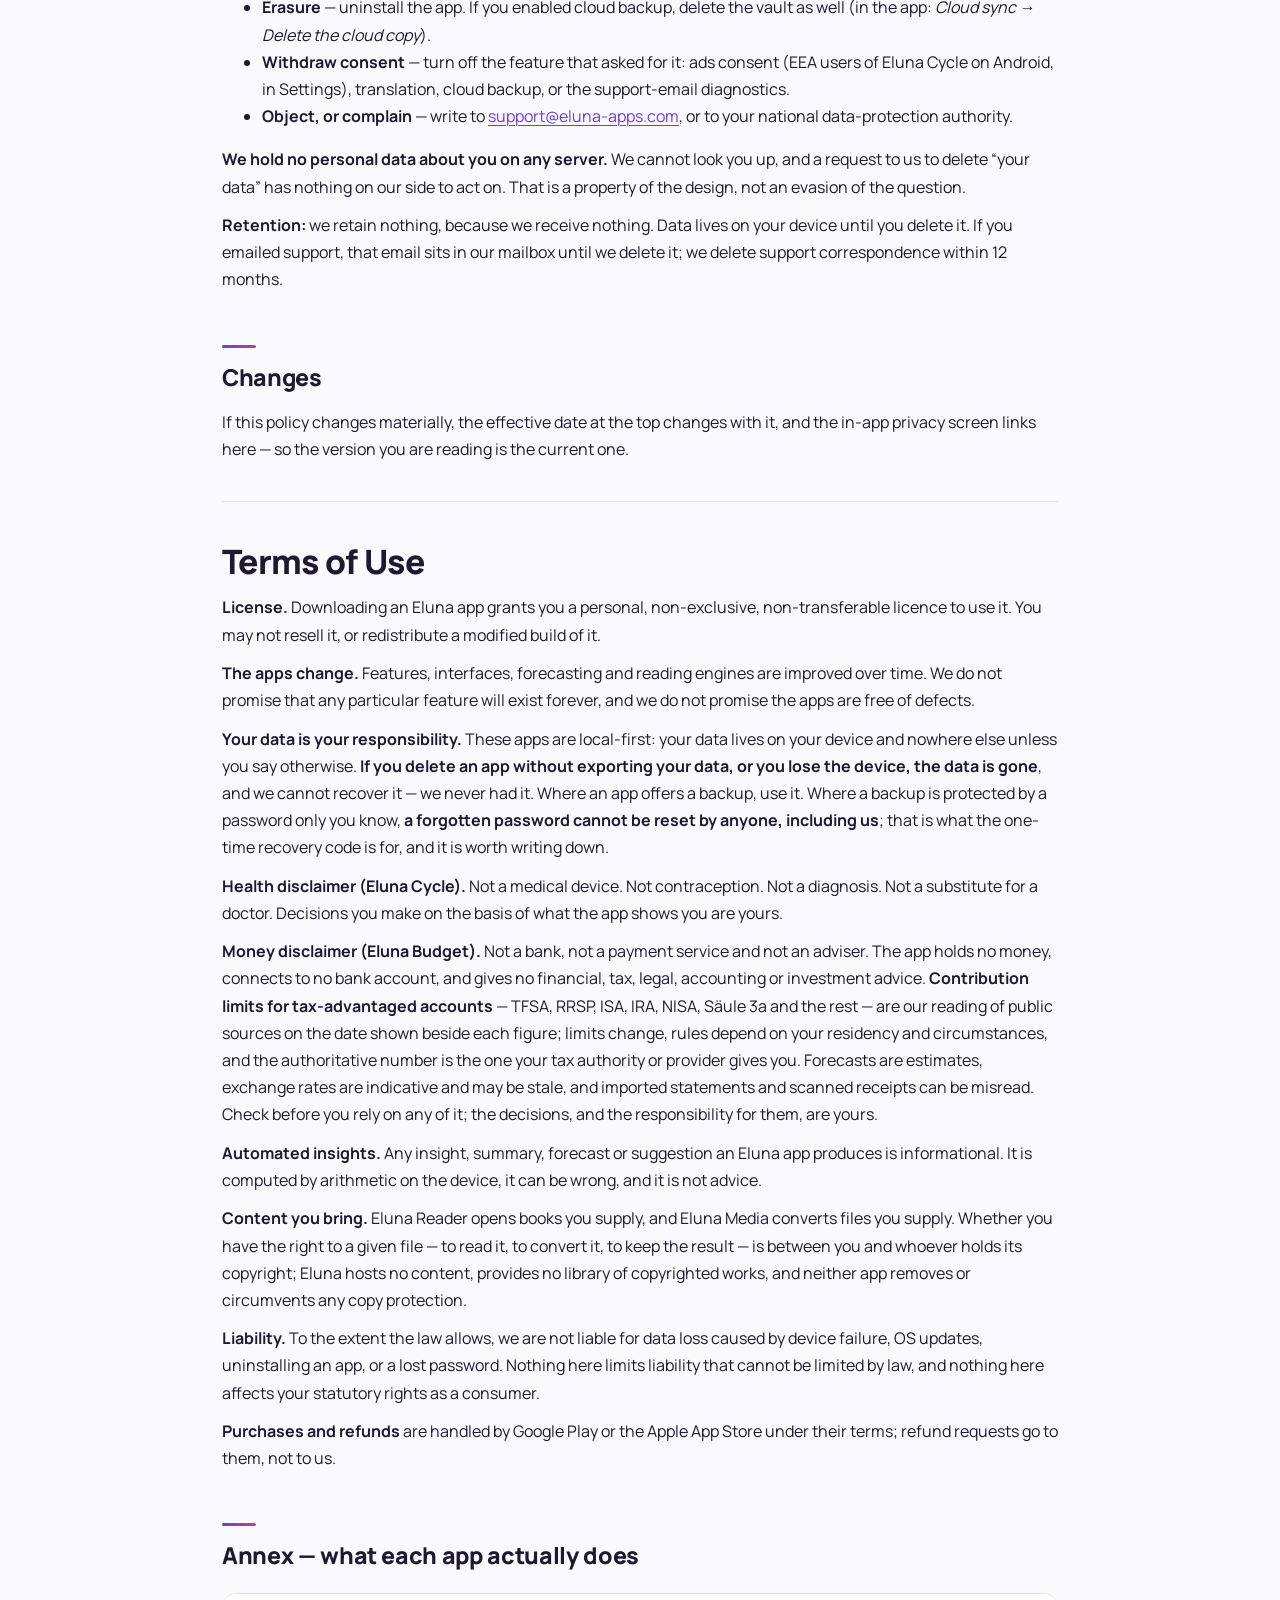
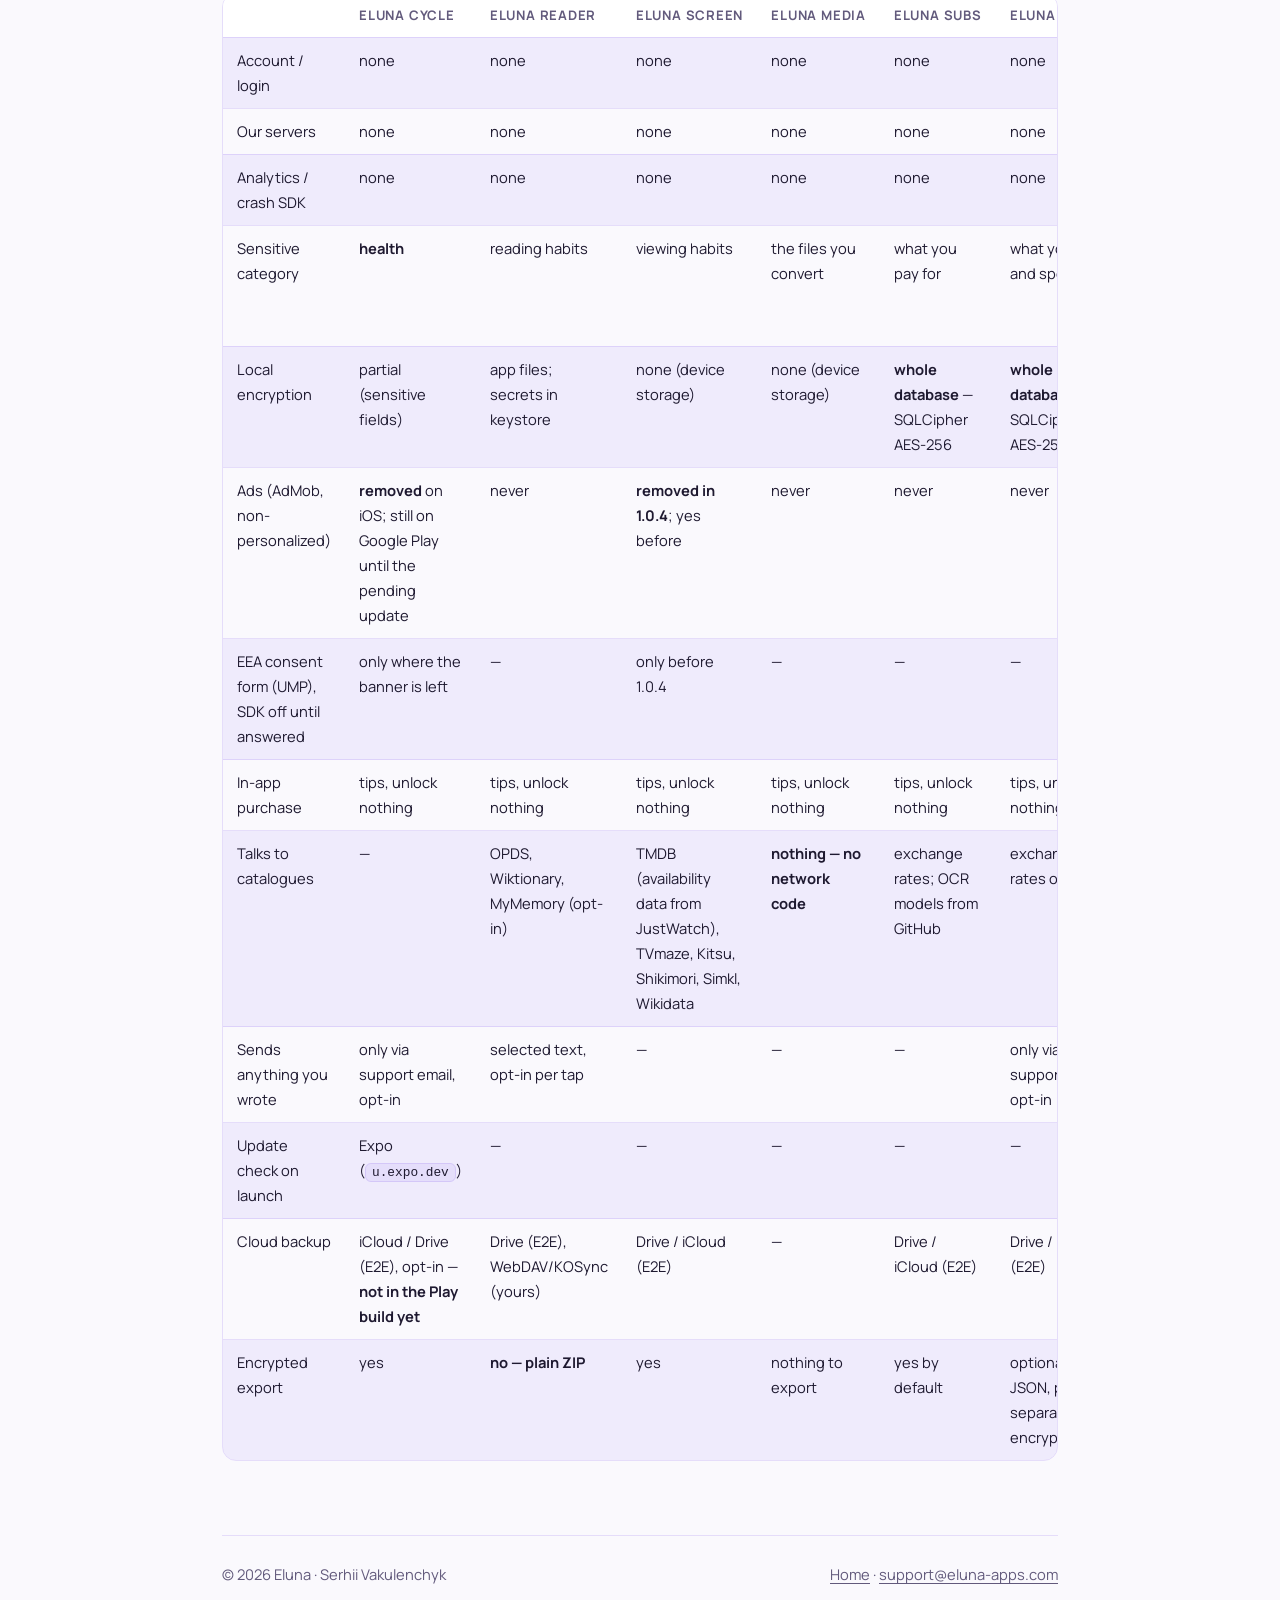
<file: privacy/index.html>
<!DOCTYPE html>
<html lang="en">
<head>
<meta charset="utf-8">
<meta name="viewport" content="width=device-width, initial-scale=1">
<title>Eluna — Privacy Policy and Terms of Use</title>
<meta name="description" content="The privacy policy and terms of use for every Eluna app: no accounts, no servers, no analytics — with what leaves your device spelled out per app.">
<link rel="canonical" href="https://eluna-apps.com/privacy/">
<link rel="alternate" hreflang="en" href="https://eluna-apps.com/privacy/">
<link rel="alternate" hreflang="x-default" href="https://eluna-apps.com/privacy/">
<meta property="og:type" content="website">
<meta property="og:site_name" content="Eluna">
<meta property="og:title" content="Eluna — Privacy Policy and Terms of Use">
<meta property="og:url" content="https://eluna-apps.com/privacy/">
<meta name="twitter:card" content="summary">
<link rel="stylesheet" href="/styles.css">
<link rel="icon" href="data:image/svg+xml,<svg xmlns='http://www.w3.org/2000/svg' viewBox='0 0 100 100'><text y='.9em' font-size='90'>🌙</text></svg>">
</head>
<body>
<div class="ambient"></div>
<div class="wrap">

<header class="site">
  <a class="brand" href="/">Eluna<span>.</span></a>
  <nav class="site">
    <a href="/privacy/">Privacy &amp; Terms</a>
    <a href="mailto:support@eluna-apps.com">Support</a>
  </nav>
</header>

<main>
<article class="policy">

<h1>Eluna — Privacy Policy and Terms of Use</h1>

<div class="meta">
  <strong>Effective:</strong> 11 September 2026<br>
  <strong>Applies to:</strong> every Eluna application (listed below), on Android and iOS<br>
  <strong>Publisher and data controller:</strong> Serhii Vakulenchyk (&ldquo;Eluna&rdquo;, &ldquo;we&rdquo;)<br>
  <strong>Contact:</strong> <a href="mailto:support@eluna-apps.com">support@eluna-apps.com</a>
</div>

<nav class="toc">
  <strong>On this page</strong>
  <a href="#short">The short version</a>
  <a href="#apps">The apps</a>
  <a href="#never">What we never do</a>
  <a href="#stays">What stays on your device</a>
  <a href="#leaves">What leaves your device</a>
  <a href="#health">Health data</a>
  <a href="#backups">Backups</a>
  <a href="#children">Children</a>
  <a href="#rights">Your rights</a>
  <a href="#changes">Changes</a>
  <a href="#terms">Terms of Use</a>
  <a href="#annex">Annex</a>
</nav>
<h2 id="short">The short version</h2>

<p><strong>Eluna has no accounts and no servers.</strong> There is no sign-up, no profile, and no
database of ours anywhere with your name on it. What you write down in an Eluna
app — your cycle, your books, your watch history, what you pay for every month — is
stored in a database on your own phone, and we cannot read it, because there is
nowhere for us to read it from.</p>

<p>That is not the whole story, and the rest of this page is the rest of the story.
An app that has to tell you when the next episode airs must ask somebody. An app
that converts today's exchange rate must fetch one. Every one of those requests goes
<strong>directly from your phone</strong> to that service — never through a server of ours —
and every one of them is listed below, with how to stop it where stopping it is
possible.</p>

<p>The apps differ, and this policy does not pretend otherwise: what leaves the
device is spelled out <strong>per app</strong>, and the annex at the end is the summary.</p>

<h2 id="apps">The apps this covers</h2>

<div class="tablewrap">
<table>
<tr><th>App</th><th>ID</th><th>What it does</th></tr>
<tr><td><strong>Eluna Cycle</strong></td><td><code>com.eluna.cycle</code></td><td>Menstrual-cycle and symptom tracker</td></tr>
<tr><td><strong>Eluna Reader</strong></td><td><code>com.eluna.reader</code></td><td>E-book reader for books you own</td></tr>
<tr><td><strong>Eluna Screen</strong></td><td><code>com.eluna.screen</code></td><td>TV, film and anime tracker</td></tr>
<tr><td><strong>Eluna Media</strong></td><td><code>com.eluna.media</code></td><td>On-device video, audio, image and GIF converter</td></tr>
<tr><td><strong>Eluna Subs</strong></td><td><code>com.eluna.subs</code></td><td>Subscription and recurring-payment tracker</td></tr>
<tr><td><strong>Eluna Budget</strong></td><td><code>com.eluna.budget</code></td><td>Expense tracker with budgets, envelopes and goals</td></tr>
<tr><td><strong>Eluna Kitchen</strong></td><td><code>com.eluna.kitchen</code></td><td>Recipe book with computed nutrition, food diary and goals</td></tr>
<tr><td><strong>Eluna Garage</strong></td><td><code>com.eluna.garage</code></td><td>Car maintenance, fuel and expense log</td></tr>
</table>
</div>

<p>Apps released later are covered by this policy from the day they ship, and the
annex is updated with them.</p>

<h2 id="never">What we never do</h2>

<ul>
<li><strong>No account.</strong> No sign-up, no sign-in, no user id of ours, no profile of you.</li>
<li><strong>No analytics.</strong> None of these apps contains an analytics SDK. We do not
measure what you tap, read, watch, or log.</li>
<li><strong>No crash reporting.</strong> No Sentry, no Crashlytics. A crash is written to a log
on your device and stays there.</li>
<li><strong>No data brokers.</strong> We do not sell, rent or share your data. There is no
mechanism by which we could.</li>
<li><strong>Almost no advertising left, and never personalized.</strong> Every app on this page
is now ad-free except <strong>Eluna Cycle on Android</strong>, which still carries the banner
described below until its next update reaches Google Play. Where that banner
appears it is requested as <strong>non-personalized</strong>: never chosen from a profile of you
or of what you have done in the app.</li>
<li><strong>No profiling of the contents.</strong> No Eluna app sends what you <em>wrote</em> anywhere
for analysis. Not your symptoms, not your notes, not your diary.</li>
</ul>

<h2 id="stays">What stays on your device</h2>

<p>Everything you enter. Concretely, per app:</p>

<ul>
<li><strong>Eluna Cycle</strong> — period and cycle dates, basal temperature, symptoms
(including intimate ones), moods, medications, notes, and your app PIN.
Stored in a local SQLite database; the more sensitive fields (notes,
intensities, temperature, sexual activity, exact times) are encrypted with a
key held in the device keystore. If you turn cloud sync on, a sealed copy of that
history also lives in your own iCloud or Drive — see <em>Cloud backup</em> below.</li>
<li><strong>Eluna Reader</strong> — the book files you import, their covers, your reading
position, highlights, notes, bookmarks, reading statistics, looked-up words,
and a full-text index of your books. All local.</li>
<li><strong>Eluna Screen</strong> — what you track, what you have watched and when, your diary
entries, ratings, notes, goals, collections, and any photos you attach to a
diary entry.</li>
<li><strong>Eluna Media</strong> — the files you convert and the files it produces, plus the
queue and the history of past jobs. The originals never leave the app, and the
results are written where you tell the app to write them.</li>
<li><strong>Eluna Subs</strong> — your subscriptions, prices, billing dates, payment methods as
you label them, categories and notes. The database is encrypted with
<strong>SQLCipher (AES-256)</strong>; the key is generated on the device and kept in the
Android Keystore or the iOS Keychain, never in the database, the preferences or
an export.</li>
<li><strong>Eluna Budget</strong> — your accounts, transactions and their splits, categories,
payees, tags, budgets and envelopes, goals, debts, recurring rules,
reconciliations and receipt attachments. The database is encrypted with
<strong>SQLCipher (AES-256)</strong>; the key is generated on the device and kept in the
Android Keystore or the iOS Keychain, never in the database, the preferences or
an export. There is no bank connection and no aggregator: figures are typed in,
imported from a statement you pick, or read from a receipt photo on the device.</li>
<li><strong>Eluna Kitchen</strong> — what you eat and when (the food diary, with portions and
grams), your weight entries, what is in your pantry, your shopping list, your meal
plan, the recipes you write yourself, your favourites, and any barcodes you add by
hand. Height, weight, sex, age and activity level, if you enter them, are used to
compute your daily targets and stay on the device.</li>
<li><strong>Eluna Garage</strong> — your vehicles, the work you had done and what it cost,
fuel entries, odometer readings, other expenses, the documents you keep track of
(insurance, inspection, their dates and any numbers you type), your reminders and
notes, and the photos you attach — receipts, and dashboard shots taken to read the
odometer. All of it in a local database on the device; if you turn sync on, the key
that seals the cloud copy is kept in the iOS Keychain or the Android Keystore, never
in the database or an export. <strong>The app never asks for your location:</strong> the
country whose document presets it starts from is one you pick in settings.</li>
</ul>

<p><strong>Uninstalling an app deletes all of it.</strong> That is the flip side of local-first,
and it is stated again under <em>Your responsibility</em> below.</p>

<h2 id="leaves">What leaves your device</h2>

<p>Each item below is a <strong>direct call from your phone to that service</strong>, so that
service sees your IP address. None of it passes through a server of ours.</p>

<h3>1. Advertising — Eluna Cycle on Android only</h3>

<p><strong>Eluna went ad-free.</strong> The advertising SDK, its consent flow and the advertising
identifier were removed outright: from <strong>Eluna Screen</strong> in version 1.0.4, and from
<strong>Eluna Cycle</strong> in the build now on the App Store. <strong>Eluna Reader</strong>, <strong>Eluna Media</strong>,
<strong>Eluna Subs</strong>, <strong>Eluna Budget</strong> and <strong>Eluna Kitchen</strong> have never shipped an ad
and contain no advertising code at all.
The apps are funded by optional tips instead, described under <em>Purchases</em> below.</p>

<p>One copy in the wild is still behind: <strong>Eluna Cycle on Google Play</strong>. Its ad-free
build exists and is on the App Store, but the Android release is held up, so the
version you can install from Play today still carries the banner described in the
rest of this section. When that update ships, this section goes with it. Check
<em>Settings → About</em> for the version you have.</p>

<p>Where that banner appears it is a single one. Never an interstitial, never a
rewarded video.</p>

<p>It does not appear at all:</p>

<ul>
<li>during the first two weeks after you install the app;</li>
<li>ever again, once you bought the one-time &ldquo;remove ads&rdquo; purchase — which is no
longer sold, because the ads are going away for everyone.</li>
</ul>

<p>When it does appear, it is served by <strong>Google AdMob</strong>, which receives your IP
address, your device model and OS, and your device's <strong>advertising identifier</strong>.
Ads are requested as
<strong>non-personalized</strong>: they are never chosen from a profile of you or of what you
have done in the app. AdMob still uses the identifier for frequency capping and
fraud prevention, and that is why consent matters where the law requires it.</p>

<p><strong>In the EEA, the UK and Switzerland, an app that shows one asks first.</strong> Google's
consent form is shown before the advertising SDK is started, and if you decline it
is <strong>never started at all</strong> — no ad request, no identifier, no ad. You can change
your answer at any time from the app's settings, under <em>Ad privacy</em>. Outside those
regions no form is required and none is shown.</p>

<p>Google's handling of this data is described at
<a href="https://policies.google.com/technologies/partner-sites">policies.google.com/technologies/partner-sites</a>.</p>

<p><strong>Legal basis:</strong> consent (Art. 6(1)(a)) where required; otherwise our legitimate
interest in funding a free app (Art. 6(1)(f)).</p>

<h3>2. Purchases — tips, in every app</h3>

<p>Handled entirely by <strong>Google Play Billing</strong> or the <strong>Apple App Store</strong>. They tell
the app whether the purchase exists; we never see your payment details, your card,
or your name. <strong>No third-party purchase-validation service is used</strong> — no
RevenueCat, no receipt server of ours.</p>

<p><strong>There is nothing to unlock in any Eluna app.</strong> Every purchase is a tip, of a few
sizes, and it buys no feature: the app is the same before and after. Not tipping
costs you nothing and hides nothing. Older versions of Eluna Cycle and Eluna Screen
sold a &ldquo;remove ads&rdquo; purchase instead; it is no longer offered, and
if you bought it there is nothing left for it to do — the ads are being removed for
everyone.</p>

<h3>3. Catalogues and reference data — Eluna Screen, Eluna Reader, Eluna Subs, Eluna Budget, Eluna Garage, Eluna Kitchen</h3>

<p><strong>Eluna Screen</strong> queries the public catalogues it needs to know anything about a
show at all: <strong>TMDB</strong>, <strong>TVmaze</strong>, <strong>Kitsu</strong>, <strong>Shikimori</strong> and <strong>Simkl</strong>. They
receive the request (a search term, a show id) and your IP address. This cannot be
switched off — without it the app knows nothing about any title.</p>

<p>One more is asked only when you <strong>open a series</strong>: <strong>Wikidata</strong>
(<code>query.wikidata.org</code>) is what tells the app that a show has spin-offs, or that
films were made from it — no catalogue above records that. It also holds the id a
title has <em>inside</em> a streaming service, which is what turns &ldquo;available on
Netflix&rdquo; into a link to that particular show rather than to a home page. It
receives the show&rsquo;s public IMDb id and your IP address, and nothing else. Wikidata&rsquo;s
data is published under <strong>CC0</strong> (public domain).</p>

<p>Which services carry a title <strong>in your country</strong> comes from <strong>JustWatch</strong>,
delivered to the app through the TMDB API — the app never contacts JustWatch
directly, so they see nothing of you. The country is read from your phone&rsquo;s own
settings and is sent to TMDB as a two-letter code; no location permission is asked
for, and none is used.</p>

<p>Optionally, and on by default, an English synopsis can be sent to
<strong>translated.net</strong> (MyMemory) to be translated into your language. The text is
public — it came from the catalogues above — but translated.net sees your IP
address alongside it. Turning <em>Translate descriptions</em> off stops this completely,
and the app then simply shows you the original English text; there is no
on-device translator.</p>

<p><strong>Eluna Reader</strong> talks to a catalogue <strong>only when you open one</strong>: the OPDS
catalogues (Project Gutenberg, ManyBooks, or any you add yourself) receive your
searches and, if the catalogue requires a login, the credentials you gave it.
Two lookup features are <strong>off by default</strong> and, when you switch them on and use
them, send the <strong>text you selected in your book</strong>:</p>

<ul>
<li>the dictionary lookup sends the selected <strong>word</strong> to <code>en.wiktionary.org</code>;</li>
<li>the translation sends the selected <strong>passage</strong> (up to 500 characters) to
MyMemory.</li>
</ul>

<p>These are the only channels in any Eluna app through which the content of your
own file leaves the device, they are opt-in, and they are per-tap.</p>

<p>OCR language models are downloaded from GitHub when you enable a language; the
OCR itself runs on the device.</p>

<p><strong>Eluna Subs</strong>, <strong>Eluna Budget</strong> and <strong>Eluna Garage</strong> fetch <strong>exchange rates</strong> so that amounts
billed in other currencies can be totalled in yours. The request goes to <code>open.er-api.com</code>, or to
<code>cdn.jsdelivr.net</code> if that is unreachable; it asks for the whole rate table and
sends nothing about you — not which currencies you use, not what you pay. Those
services see your IP address and nothing else. If you never refresh the rates, the
app never makes the call.</p>

<p>Two further things in that app are yours to trigger. Importing a subscription
<strong>from a screenshot</strong> reads the picture <em>on the device</em>; the recognition models are
downloaded once from <strong>GitHub</strong> for the language you pick, and the screenshot itself
is never uploaded anywhere. And the <em>Manage</em> button opens the provider's own
cancellation page <strong>in your browser</strong> — from that point you are on Netflix's or
Spotify's site, under their privacy policy, not ours.</p>

<p><strong>Eluna Garage asks nothing else at all.</strong> Rates are its only outbound call, and
switching their automatic update off in settings leaves the app entirely offline. There is
no vehicle catalogue behind it: makes, models, services and intervals are what you type or
what ships inside the app. Reading the mileage from a photo of your dashboard runs
<em>on the device</em>, with the system&rsquo;s own text recognition &mdash; the picture is never
uploaded, and no model is downloaded for it. The app has no location permission, and asks
for the camera or your photo library only at the moment you attach a picture yourself.</p>

<p><strong>Eluna Media asks nobody anything.</strong> It contains no network code: no catalogue, no
rates, no model download, no update check. Conversion runs entirely on your phone,
and the only address in the whole app is the link to this page.</p>

<p><strong>Eluna Kitchen asks no catalogue about your food.</strong> Its recipes and its food table
ship inside the app and are read on the device; nothing you eat, weigh or plan is
ever sent anywhere. The app downloads two kinds of file from <strong>GitHub</strong>, and both are
plain public downloads that carry nothing of yours: the interface translation for
the language you chose, and — only if you ask for it — the barcode pack for a country
you pick, so that scanning a package works with no connection at all. Scanning
itself is local: the camera reads the code on the device and looks it up in the pack
you already downloaded.</p>

<h3>4. App updates — Eluna Cycle</h3>

<p>Eluna Cycle checks for a code update from <strong>Expo's update service</strong>
(<code>u.expo.dev</code>) on each launch. That request carries the platform, the app's
runtime version and your IP address. It carries <strong>none of your data</strong>. The same
app downloads its knowledge-base language packs from <strong>GitHub</strong> on demand, which
tells GitHub your IP and which language you asked for.</p>

<h3>5. Cloud backup — Eluna Cycle, Eluna Screen, Eluna Reader, Eluna Subs, Eluna Budget, Eluna Garage, Eluna Kitchen</h3>

<p>Each offers an <strong>end-to-end encrypted</strong> backup: the library is packaged and
encrypted <strong>on your phone</strong> with a key derived from a password only you know, and
the sealed file is placed in <strong>your own</strong> Google Drive (in the app's hidden
<code>appDataFolder</code>, from which the app can see none of your other files) or, on iOS,
<strong>your own</strong> iCloud container.</p>

<p>Google and Apple hold the file. They cannot read it. Neither can we — the key
never leaves your device and is stored nowhere, including by us. <strong>That also means
we cannot recover it for you</strong>, which is why the app shows a one-time recovery
code when you turn the feature on.</p>

<p>Signing in to Google hands the app your name, email address and profile photo —
that is how Google sign-in works, and Google says so in its own consent dialog. Of
these the app uses only the email address, and only to show you which account the
backup went to. It stays on the device. iCloud needs no sign-in at all and gives
the app no account details.</p>

<p>Eluna Reader additionally supports <strong>WebDAV</strong> and <strong>KOSync</strong> servers <em>that you
choose and configure</em>. Those are your servers; what the app sends them (reading
progress, statistics, a backup archive) goes to you, not to us.</p>

<p><strong>Eluna Subs</strong> syncs the same way, and it is how the same subscriptions appear on a
second device: the encrypted vault travels through your Drive or iCloud, and the
password that opens it is set by you on the first device and typed again on the
second. It is never sent anywhere, so a forgotten one cannot be recovered by us or
by anyone.</p>

<p><strong>Eluna Kitchen</strong> syncs the same sealed vault through <strong>your own</strong> iCloud, and it is
off until you turn it on. The payload — your food diary, weight entries, pantry,
plan, shopping list and your own recipes — is gzipped and sealed with
<strong>AES-GCM</strong> on the device; the key that opens it is derived from your password with
<strong>Argon2id</strong> and never leaves the phone, which is why a forgotten password cannot be
recovered by us or by anyone. A recovery code is offered at setup for exactly that
reason.</p>

<p><strong>Eluna Cycle now offers this too, and it deserves saying plainly, because what
travels is health data.</strong> The feature is <strong>off until you switch it on</strong>. When you do,
the app asks for a password, derives the key from it <em>on the device</em> with
<strong>Argon2id</strong>, seals your cycle history into a vault and puts that file in <strong>your own</strong>
iCloud container (iOS) or the hidden <code>appDataFolder</code> of <strong>your own</strong> Google Drive
(Android). Apple and Google hold a file they cannot read. Neither can we: the
password is never sent anywhere, and the one-time recovery code shown when you turn
the feature on is the only other way in — we cannot reset either.</p>

<p>The version of Eluna Cycle on <strong>Google Play</strong> is older than this feature and does
not offer it at all. On that build, nothing about your cycle leaves the phone
except by the support email below or a backup file you export yourself.</p>

<h3>6. Support emails — every app</h3>

<p>If you write to support from inside an app, the app can attach diagnostic
information. <strong>It is shown to you, in the draft, before you send it, and you send
it yourself from your own mail app.</strong></p>

<p>In <strong>Eluna Cycle</strong> that diagnostic bundle is not neutral: with the consent toggle
on, it can include your <strong>cycle history and the last 30 days of logged symptoms</strong>,
which are health data of the most sensitive kind. The toggle is <strong>off by default</strong>
and you can send the email without it. Read the draft before you send it — this is
the one place where health data can leave your phone, and it leaves it because you
pressed send.</p>

<h2 id="health">Health data — Eluna Cycle and Eluna Kitchen</h2>

<p>Everything Eluna Cycle records about your body is a <strong>special category of personal
data</strong> under Art. 9 GDPR. We treat it accordingly:</p>

<ul>
<li>It is stored <strong>on your device</strong>. It is not sent to us, not analysed by us, and
not shared with anyone. <strong>We have no copy and no way to obtain one.</strong></li>
<li>Predictions and insights are computed <strong>on the device</strong>. There is no AI service,
no remote model, and no server involved.</li>
<li>It leaves the phone by exactly three paths, all of which you open yourself: the
support email described above, a backup file you export, and — if you switch cloud
sync on — the <strong>encrypted vault</strong> in your own iCloud or Google Drive. In that last
case it travels <strong>sealed</strong>: encrypted on the device with a key derived from your
password, unreadable to Apple, to Google and to us. Leave sync off and no copy
exists outside the phone at all.</li>
<li><strong>Legal basis:</strong> your explicit consent (Art. 9(2)(a)), given by entering the
data and, for the support email, by ticking the box.</li>
</ul>

<blockquote><strong>Eluna Cycle is not a medical device.</strong> Its predictions cannot be used as
contraception and do not replace a doctor. It is a diary with arithmetic on top.</blockquote>

<p><strong>Eluna Kitchen</strong> holds health data of a different kind and treats it the same way:
what you ate and when, your weight entries, and — if you enter them — your height,
sex, age and activity level. All of it is a <strong>special category of personal data</strong>
under Art. 9 GDPR, and all of it stays on the device.</p>

<ul>
<li>Daily targets are computed <strong>on the device</strong> by published arithmetic — the
Mifflin-St Jeor or Katch-McArdle formula — and calibrated against your own weight
log. No remote model, no AI service, no server.</li>
<li>It leaves the phone by exactly two paths, both of which you open yourself: a
backup file you export (plain JSON, so you can read it too), and — if you switch
sync on — the <strong>sealed vault</strong> in your own iCloud. Leave sync off and no copy exists
outside the phone at all.</li>
<li>Nothing about your food is sent to any catalogue. The recipes and the food table
ship inside the app; barcodes are looked up in a country pack you downloaded, on the
device.</li>
<li><strong>Legal basis:</strong> your explicit consent (Art. 9(2)(a)), given by entering the
data.</li>
</ul>

<blockquote><strong>Eluna Kitchen is not a medical device and gives no dietary advice.</strong> The
calories and targets it shows are arithmetic over the numbers you and the USDA food
table supply; they do not replace a doctor or a dietitian, and no recipe in it is a
treatment for anything.</blockquote>

<h2 id="backups">Backups you make yourself</h2>

<p>You can export your data. Where the file goes is your decision — the app hands it
to your system's share sheet and does not know what you pick.</p>

<p><strong>What is and is not encrypted, plainly:</strong></p>

<div class="tablewrap">
<table>
<tr><th>App</th><th>Export</th><th>Encrypted?</th></tr>
<tr><td>Eluna Cycle</td><td><code>.eluna</code> backup</td><td><strong>Yes</strong> — AES-256 with a key derived from your password</td></tr>
<tr><td>Eluna Cycle</td><td>PDF report for a doctor</td><td>Optional password protection; <strong>unencrypted if you do not set one</strong></td></tr>
<tr><td>Eluna Screen</td><td>encrypted vault file</td><td><strong>Yes</strong> — same sealed vault used for cloud backup</td></tr>
<tr><td>Eluna Reader</td><td><code>.elunabackup</code> archive</td><td><strong>No.</strong> It is a ZIP. The password you set is only checked on restore — it does <strong>not</strong> encrypt the archive, and anything that opens ZIPs can read it</td></tr>
<tr><td>Eluna Budget</td><td>JSON export</td><td><strong>No</strong> — plain readable JSON, so anything can read your data back. That is the point of it: you can leave whenever you want</td></tr>
<tr><td>Eluna Budget</td><td>encrypted backup</td><td><strong>Yes</strong> — AES-256-GCM, key derived with PBKDF2-HMAC-SHA256 over 210,000 iterations. A separate file from the plain export, meant for a messenger or a flash drive</td></tr>
<tr><td>Eluna Subs</td><td>JSON export</td><td><strong>Yes by default</strong> — AES-256-GCM, key derived with PBKDF2-HMAC-SHA256 over 210,000 iterations. You can switch the password off, and then it is plain readable JSON</td></tr>
<tr><td>Eluna Kitchen</td><td>JSON export</td><td><strong>No</strong> — plain readable JSON, so anything can read your data back: your diary, weights, pantry, plan, shopping list, your recipes and your own barcodes. That is the point of it — you can leave whenever you want. The sealed vault used for iCloud sync is a separate thing and is encrypted</td></tr>
</table>
</div>

<p>The Reader row is a fact, not a feature, and it is here because a backup you
believe is encrypted and is not is worse than one you know is not.</p>

<p>Eluna Media has nothing of this kind: it keeps no library of yours to export. The
files it produces are the output, and you already chose where they go.</p>

<h2 id="children">Children</h2>

<p>No Eluna app is directed to children under 13 (under 16 in the EEA), and we do not
knowingly collect data from them. Only one app still shows an ad at all — Eluna
Cycle on Android — and it is non-personalized for everyone regardless of age.
If you believe a child has provided personal data through an Eluna app,
write to us and we will help you delete it — though in nearly every case the data
is on the device and deleting the app deletes it.</p>

<h2 id="rights">Your rights</h2>

<p>Because there is no account and no server, most of these are things you can do
yourself, immediately, without asking us:</p>

<ul>
<li><strong>Access and portability</strong> — export your data from the app's settings.</li>
<li><strong>Erasure</strong> — uninstall the app. If you enabled cloud backup, delete the vault
as well (in the app: <em>Cloud sync → Delete the cloud copy</em>).</li>
<li><strong>Withdraw consent</strong> — turn off the feature that asked for it: ads consent (EEA
users of Eluna Cycle on Android, in Settings), translation, cloud backup, or the
support-email diagnostics.</li>
<li><strong>Object, or complain</strong> — write to <a href="mailto:support@eluna-apps.com">support@eluna-apps.com</a>, or to your national
data-protection authority.</li>
</ul>

<p><strong>We hold no personal data about you on any server.</strong> We cannot look you up, and a
request to us to delete &ldquo;your data&rdquo; has nothing on our side to act on. That is a
property of the design, not an evasion of the question.</p>

<p><strong>Retention:</strong> we retain nothing, because we receive nothing. Data lives on your
device until you delete it. If you emailed support, that email sits in our mailbox
until we delete it; we delete support correspondence within 12 months.</p>

<h2 id="changes">Changes</h2>

<p>If this policy changes materially, the effective date at the top changes with it,
and the in-app privacy screen links here — so the version you are reading is the
current one.</p>

<hr>

<h1 id="terms">Terms of Use</h1>

<p><strong>License.</strong> Downloading an Eluna app grants you a personal, non-exclusive,
non-transferable licence to use it. You may not resell it, or redistribute a
modified build of it.</p>

<p><strong>The apps change.</strong> Features, interfaces, forecasting and reading engines are
improved over time. We do not promise that any particular feature will exist
forever, and we do not promise the apps are free of defects.</p>

<p><strong>Your data is your responsibility.</strong> These apps are local-first: your data lives
on your device and nowhere else unless you say otherwise. <strong>If you delete an app
without exporting your data, or you lose the device, the data is gone</strong>, and we
cannot recover it — we never had it. Where an app offers a backup, use it. Where a
backup is protected by a password only you know, <strong>a forgotten password cannot be
reset by anyone, including us</strong>; that is what the one-time recovery code is for,
and it is worth writing down.</p>

<p><strong>Health disclaimer (Eluna Cycle).</strong> Not a medical device. Not contraception. Not
a diagnosis. Not a substitute for a doctor. Decisions you make on the basis of what
the app shows you are yours.</p>

<p><strong>Money disclaimer (Eluna Budget).</strong> Not a bank, not a payment service and not an
adviser. The app holds no money, connects to no bank account, and gives no financial,
tax, legal, accounting or investment advice. <strong>Contribution limits for tax-advantaged
accounts</strong> — TFSA, RRSP, ISA, IRA, NISA, Säule 3a and the rest — are our reading of
public sources on the date shown beside each figure; limits change, rules depend on your
residency and circumstances, and the authoritative number is the one your tax authority or
provider gives you. Forecasts are estimates, exchange rates are indicative and may be
stale, and imported statements and scanned receipts can be misread. Check before you rely
on any of it; the decisions, and the responsibility for them, are yours.</p>

<p><strong>Automated insights.</strong> Any insight, summary, forecast or suggestion an Eluna app
produces is informational. It is computed by arithmetic on the device, it can be
wrong, and it is not advice.</p>

<p><strong>Content you bring.</strong> Eluna Reader opens books you supply, and Eluna Media
converts files you supply. Whether you have the right to a given file — to read it,
to convert it, to keep the result — is between you and whoever holds its copyright;
Eluna hosts no content, provides no library of copyrighted works, and neither app
removes or circumvents any copy protection.</p>

<p><strong>Liability.</strong> To the extent the law allows, we are not liable for data loss caused
by device failure, OS updates, uninstalling an app, or a lost password. Nothing
here limits liability that cannot be limited by law, and nothing here affects your
statutory rights as a consumer.</p>

<p><strong>Purchases and refunds</strong> are handled by Google Play or the Apple App Store under
their terms; refund requests go to them, not to us.</p>

<h2 id="annex">Annex — what each app actually does</h2>

<div class="tablewrap">
<table>
<tr><th></th><th>Eluna Cycle</th><th>Eluna Reader</th><th>Eluna Screen</th><th>Eluna Media</th><th>Eluna Subs</th><th>Eluna Budget</th><th>Eluna Kitchen</th><th>Eluna Garage</th></tr>
<tr><td>Account / login</td><td>none</td><td>none</td><td>none</td><td>none</td><td>none</td><td>none</td><td>none</td><td>none</td></tr>
<tr><td>Our servers</td><td>none</td><td>none</td><td>none</td><td>none</td><td>none</td><td>none</td><td>none</td><td>none</td></tr>
<tr><td>Analytics / crash SDK</td><td>none</td><td>none</td><td>none</td><td>none</td><td>none</td><td>none</td><td>none</td><td>none</td></tr>
<tr><td>Sensitive category</td><td><strong>health</strong></td><td>reading habits</td><td>viewing habits</td><td>the files you convert</td><td>what you pay for</td><td>what you earn and spend</td><td><strong>health</strong> — what you eat and your weight</td><td>your car, its documents and what it costs you</td></tr>
<tr><td>Local encryption</td><td>partial (sensitive fields)</td><td>app files; secrets in keystore</td><td>none (device storage)</td><td>none (device storage)</td><td><strong>whole database</strong> — SQLCipher AES-256</td><td><strong>whole database</strong> — SQLCipher AES-256</td><td>none (device storage)</td><td>none (device storage); sync key in the keystore</td></tr>
<tr><td>Ads (AdMob, non-personalized)</td><td><strong>removed</strong> on iOS; still on Google Play until the pending update</td><td>never</td><td><strong>removed in 1.0.4</strong>; yes before</td><td>never</td><td>never</td><td>never</td><td>never</td><td>never</td></tr>
<tr><td>EEA consent form (UMP), SDK off until answered</td><td>only where the banner is left</td><td>—</td><td>only before 1.0.4</td><td>—</td><td>—</td><td>—</td><td>—</td><td>&mdash;</td></tr>
<tr><td>In-app purchase</td><td>tips, unlock nothing</td><td>tips, unlock nothing</td><td>tips, unlock nothing</td><td>tips, unlock nothing</td><td>tips, unlock nothing</td><td>tips, unlock nothing</td><td>tips, unlock nothing</td><td>tips, unlock nothing</td></tr>
<tr><td>Talks to catalogues</td><td>—</td><td>OPDS, Wiktionary, MyMemory (opt-in)</td><td>TMDB (availability data from JustWatch), TVmaze, Kitsu, Shikimori, Simkl, Wikidata</td><td><strong>nothing — no network code</strong></td><td>exchange rates; OCR models from GitHub</td><td>exchange rates only</td><td>no catalogue; downloads translation and optional barcode packs from GitHub</td><td>exchange rates only; mileage read from a photo <strong>on the device</strong></td></tr>
<tr><td>Sends anything you wrote</td><td>only via support email, opt-in</td><td>selected text, opt-in per tap</td><td>—</td><td>—</td><td>—</td><td>only via support email, opt-in</td><td>—</td><td>&mdash;</td></tr>
<tr><td>Update check on launch</td><td>Expo (<code>u.expo.dev</code>)</td><td>—</td><td>—</td><td>—</td><td>—</td><td>—</td><td>—</td><td>&mdash;</td></tr>
<tr><td>Cloud backup</td><td>iCloud / Drive (E2E), opt-in — <strong>not in the Play build yet</strong></td><td>Drive (E2E), WebDAV/KOSync (yours)</td><td>Drive / iCloud (E2E)</td><td>—</td><td>Drive / iCloud (E2E)</td><td>Drive / iCloud (E2E)</td><td>iCloud (E2E), opt-in</td><td>iCloud (E2E), opt-in</td></tr>
<tr><td>Encrypted export</td><td>yes</td><td><strong>no — plain ZIP</strong></td><td>yes</td><td>nothing to export</td><td>yes by default</td><td>optional — plain JSON, plus a separate encrypted file</td><td><strong>no</strong> &mdash; plain JSON</td><td><strong>no</strong> &mdash; plain ZIP with your photos, and CSV</td></tr>
</table>
</div>

</article>
</main>

<footer class="site">
  <span>© 2026 Eluna · Serhii Vakulenchyk</span>
  <span><a href="/">Home</a> · <a href="mailto:support@eluna-apps.com">support@eluna-apps.com</a></span>
</footer>

</div>
</body>
</html>
</file>
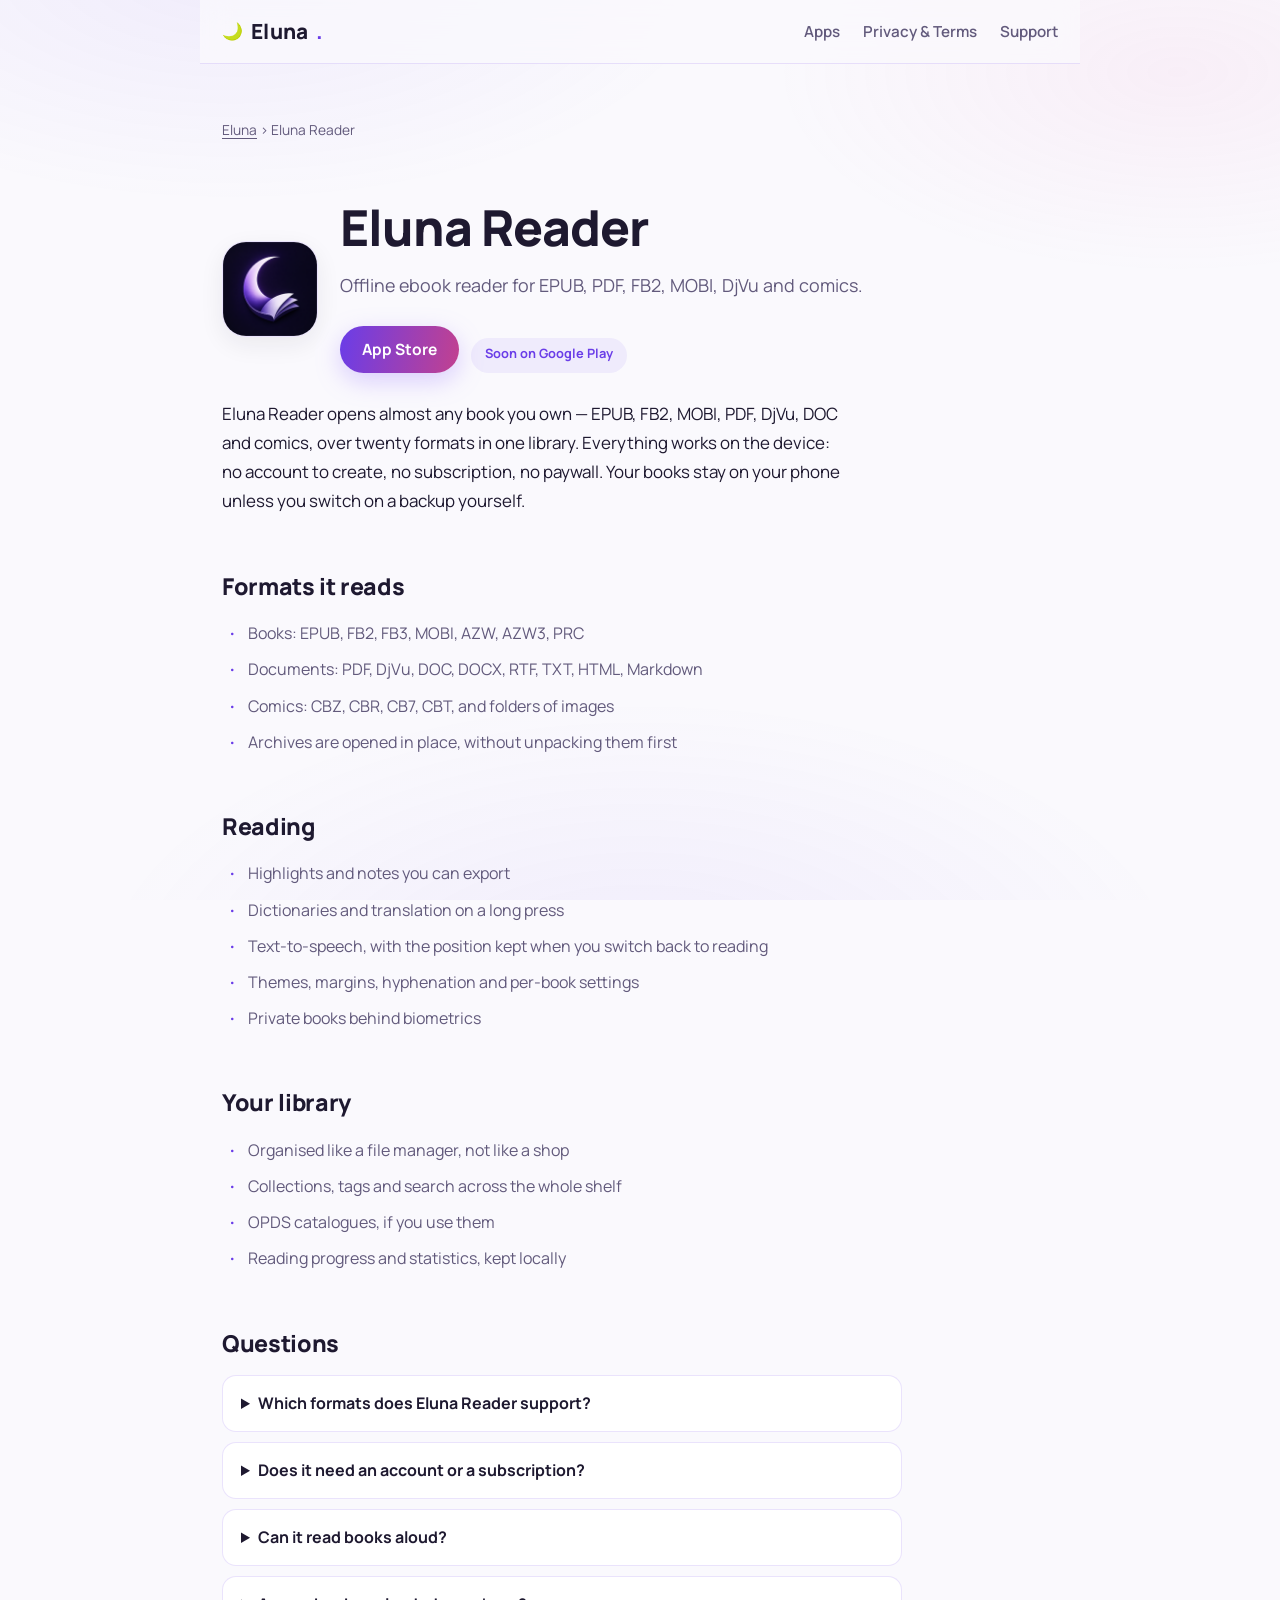
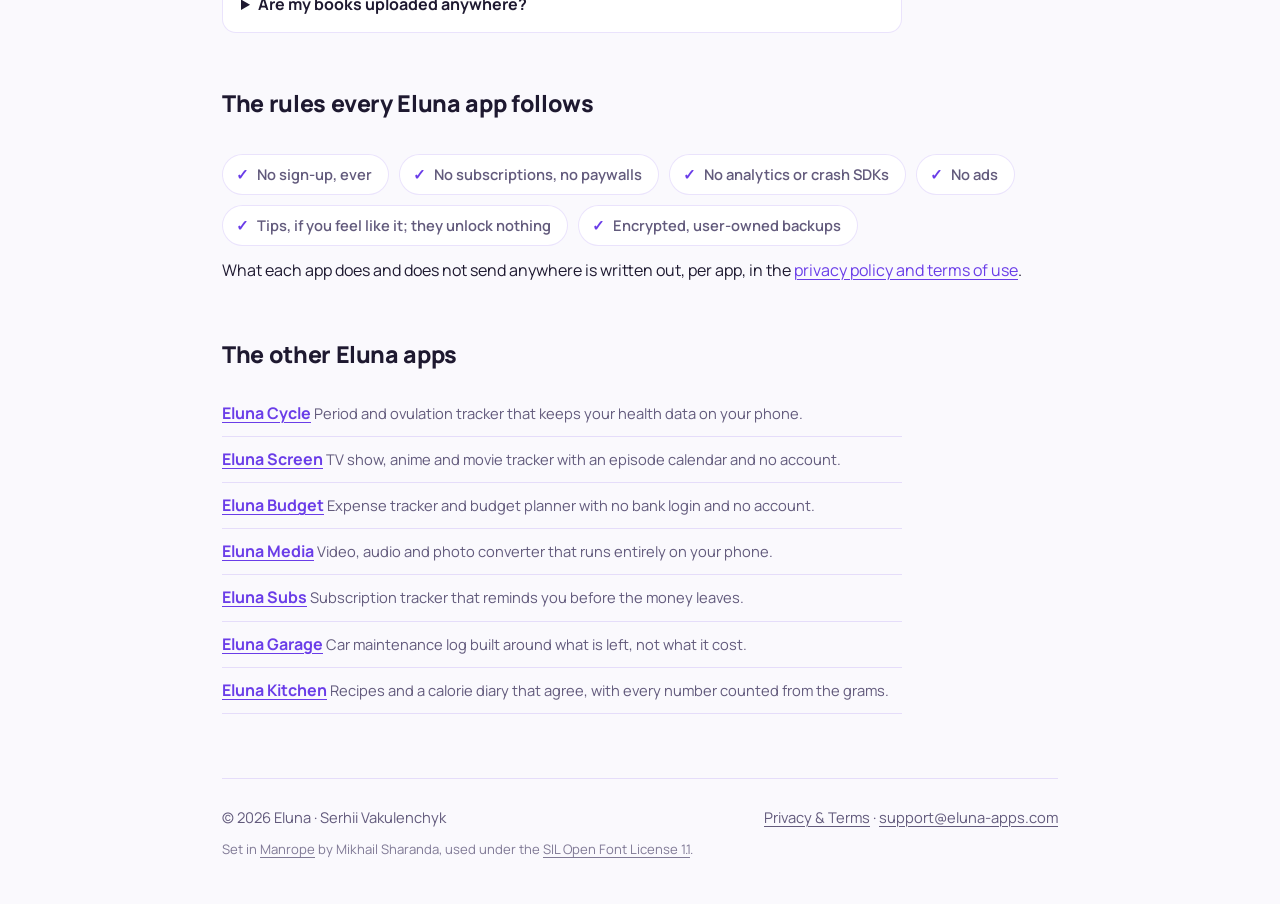
<file: reader/index.html>
<!DOCTYPE html>
<html lang="en">
<head>
<meta charset="utf-8">
<meta name="viewport" content="width=device-width, initial-scale=1">
<title>Eluna Reader — offline EPUB, PDF &amp; comics reader</title>
<meta name="description" content="Read EPUB, FB2, MOBI, PDF, DjVu and comics in one offline library, with notes, highlights and text-to-speech. No subscription.">
<link rel="canonical" href="https://eluna-apps.com/reader/">
<link rel="alternate" hreflang="en" href="https://eluna-apps.com/reader/">
<link rel="alternate" hreflang="x-default" href="https://eluna-apps.com/reader/">
<meta property="og:type" content="website">
<meta property="og:site_name" content="Eluna">
<meta property="og:title" content="Eluna Reader — offline EPUB, PDF &amp; comics reader">
<meta property="og:description" content="Read EPUB, FB2, MOBI, PDF, DjVu and comics in one offline library, with notes, highlights and text-to-speech. No subscription.">
<meta property="og:url" content="https://eluna-apps.com/reader/">
<meta name="twitter:card" content="summary">
<link rel="stylesheet" href="/styles.css">
<link rel="icon" href="data:image/svg+xml,<svg xmlns='http://www.w3.org/2000/svg' viewBox='0 0 100 100'><text y='.9em' font-size='90'>🌙</text></svg>">
<script type="application/ld+json">
{
  "@context": "https://schema.org",
  "@graph": [
    {
      "@type": "SoftwareApplication",
      "name": "Eluna Reader: Books, EPUB PDF",
      "applicationCategory": "MobileApplication",
      "operatingSystem": "iOS",
      "url": "https://eluna-apps.com/reader/",
      "description": "Offline ebook reader for EPUB, PDF, FB2, MOBI, DjVu and comics.",
      "offers": {"@type": "Offer", "price": "0", "priceCurrency": "USD"},
      "author": {"@type": "Person", "name": "Serhii Vakulenchyk"}
    },
    {
      "@type": "BreadcrumbList",
      "itemListElement": [
        {"@type":"ListItem","position":1,"name":"Eluna","item":"https://eluna-apps.com/"},
        {"@type":"ListItem","position":2,"name":"Eluna Reader","item":"https://eluna-apps.com/reader/"}
      ]
    },
    {
      "@type": "FAQPage",
      "mainEntity": [
      {"@type":"Question","name":"Which formats does Eluna Reader support?","acceptedAnswer":{"@type":"Answer","text":"Over twenty, including EPUB, FB2, MOBI, AZW3, PDF, DjVu, DOC, DOCX, TXT and the common comic archives CBZ, CBR, CB7 and CBT."}},
      {"@type":"Question","name":"Does it need an account or a subscription?","acceptedAnswer":{"@type":"Answer","text":"Neither. The app is free, and there is nothing to register."}},
      {"@type":"Question","name":"Can it read books aloud?","acceptedAnswer":{"@type":"Answer","text":"Yes, with text-to-speech that keeps your place when you go back to reading."}},
      {"@type":"Question","name":"Are my books uploaded anywhere?","acceptedAnswer":{"@type":"Answer","text":"No. They stay on the device unless you turn on a backup or a sync yourself."}}
      ]
    }
  ]
}
</script>
</head>
<body>
<div class="ambient"></div>
<div class="wrap">

<header class="site">
  <a class="brand" href="/">Eluna<span>.</span></a>
  <nav class="site">
    <a href="/#apps">Apps</a>
    <a href="/privacy/">Privacy &amp; Terms</a>
    <a href="mailto:support@eluna-apps.com">Support</a>
  </nav>
</header>

<main>
  <nav class="crumbs" aria-label="Breadcrumb">
    <a href="/">Eluna</a> › <span>Eluna Reader</span>
  </nav>

  <section class="hero app-hero">
    <img class="icon big" src="/icons/eluna-reader.png" width="192" height="192"
         alt="Eluna Reader app icon" decoding="async">
    <div>
      <h1>Eluna Reader</h1>
      <p class="tagline">Offline ebook reader for EPUB, PDF, FB2, MOBI, DjVu and comics.</p>
      <div class="cta">
        <a class="btn primary" href="https://apps.apple.com/app/id6796627281">App Store</a>
        <span class="badge">Soon on Google Play</span>
      </div>
    </div>
  </section>

  <p class="lede">Eluna Reader opens almost any book you own — EPUB, FB2, MOBI, PDF, DjVu, DOC and comics, over twenty formats in one library. Everything works on the device: no account to create, no subscription, no paywall. Your books stay on your phone unless you switch on a backup yourself.</p>

  <h2>Formats it reads</h2>
  <ul class="feature-list">
    <li>Books: EPUB, FB2, FB3, MOBI, AZW, AZW3, PRC</li>
    <li>Documents: PDF, DjVu, DOC, DOCX, RTF, TXT, HTML, Markdown</li>
    <li>Comics: CBZ, CBR, CB7, CBT, and folders of images</li>
    <li>Archives are opened in place, without unpacking them first</li>
  </ul>
  <h2>Reading</h2>
  <ul class="feature-list">
    <li>Highlights and notes you can export</li>
    <li>Dictionaries and translation on a long press</li>
    <li>Text-to-speech, with the position kept when you switch back to reading</li>
    <li>Themes, margins, hyphenation and per-book settings</li>
    <li>Private books behind biometrics</li>
  </ul>
  <h2>Your library</h2>
  <ul class="feature-list">
    <li>Organised like a file manager, not like a shop</li>
    <li>Collections, tags and search across the whole shelf</li>
    <li>OPDS catalogues, if you use them</li>
    <li>Reading progress and statistics, kept locally</li>
  </ul>

  <h2>Questions</h2>
  <details class="faq">
    <summary>Which formats does Eluna Reader support?</summary>
    <p>Over twenty, including EPUB, FB2, MOBI, AZW3, PDF, DjVu, DOC, DOCX, TXT and the common comic archives CBZ, CBR, CB7 and CBT.</p>
  </details>
  <details class="faq">
    <summary>Does it need an account or a subscription?</summary>
    <p>Neither. The app is free, and there is nothing to register.</p>
  </details>
  <details class="faq">
    <summary>Can it read books aloud?</summary>
    <p>Yes, with text-to-speech that keeps your place when you go back to reading.</p>
  </details>
  <details class="faq">
    <summary>Are my books uploaded anywhere?</summary>
    <p>No. They stay on the device unless you turn on a backup or a sync yourself.</p>
  </details>

  <h2>The rules every Eluna app follows</h2>
  <ul class="pillars">
    <li>No sign-up, ever</li>
    <li>No subscriptions, no paywalls</li>
    <li>No analytics or crash SDKs</li>
    <li>No ads</li>
    <li>Tips, if you feel like it; they unlock nothing</li>
    <li>Encrypted, user-owned backups</li>
  </ul>
  <p>What each app does and does not send anywhere is written out, per app, in the
  <a href="/privacy/">privacy policy and terms of use</a>.</p>

  <h2>The other Eluna apps</h2>
  <ul class="other-apps">
      <li><a href="/cycle/">Eluna Cycle</a> <span class="kind">Period and ovulation tracker that keeps your health data on your phone.</span></li>
      <li><a href="/screen/">Eluna Screen</a> <span class="kind">TV show, anime and movie tracker with an episode calendar and no account.</span></li>
      <li><a href="/budget/">Eluna Budget</a> <span class="kind">Expense tracker and budget planner with no bank login and no account.</span></li>
      <li><a href="/media/">Eluna Media</a> <span class="kind">Video, audio and photo converter that runs entirely on your phone.</span></li>
      <li><a href="/subs/">Eluna Subs</a> <span class="kind">Subscription tracker that reminds you before the money leaves.</span></li>
      <li><a href="/garage/">Eluna Garage</a> <span class="kind">Car maintenance log built around what is left, not what it cost.</span></li>
      <li><a href="/kitchen/">Eluna Kitchen</a> <span class="kind">Recipes and a calorie diary that agree, with every number counted from the grams.</span></li>
  </ul>
</main>

<footer class="site">
  <span>© 2026 Eluna · Serhii Vakulenchyk</span>
  <span><a href="/privacy/">Privacy &amp; Terms</a> · <a href="mailto:support@eluna-apps.com">support@eluna-apps.com</a></span>
  <span class="fine">Set in <a href="https://fonts.google.com/specimen/Manrope">Manrope</a>
  by Mikhail Sharanda, used under the
  <a href="https://openfontlicense.org/">SIL Open Font License 1.1</a>.</span>
</footer>

</div>
</body>
</html>
</file>
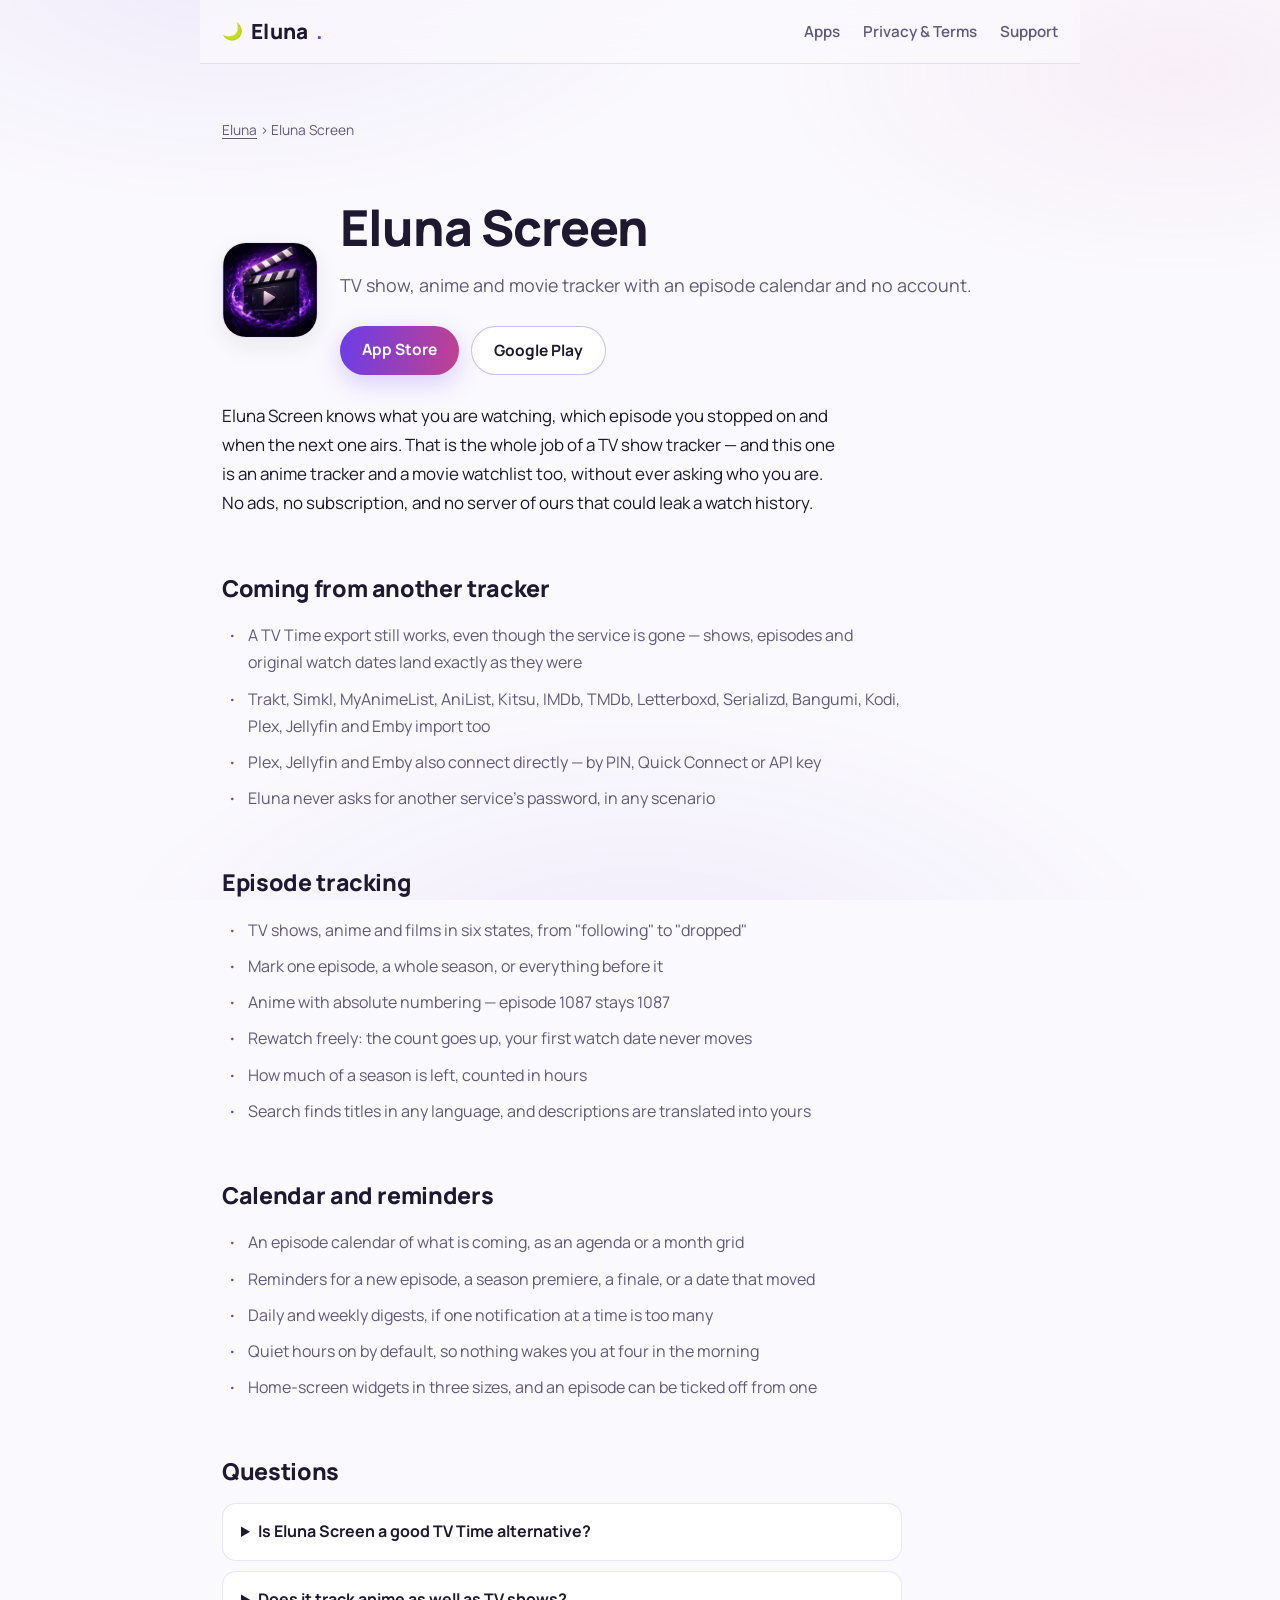
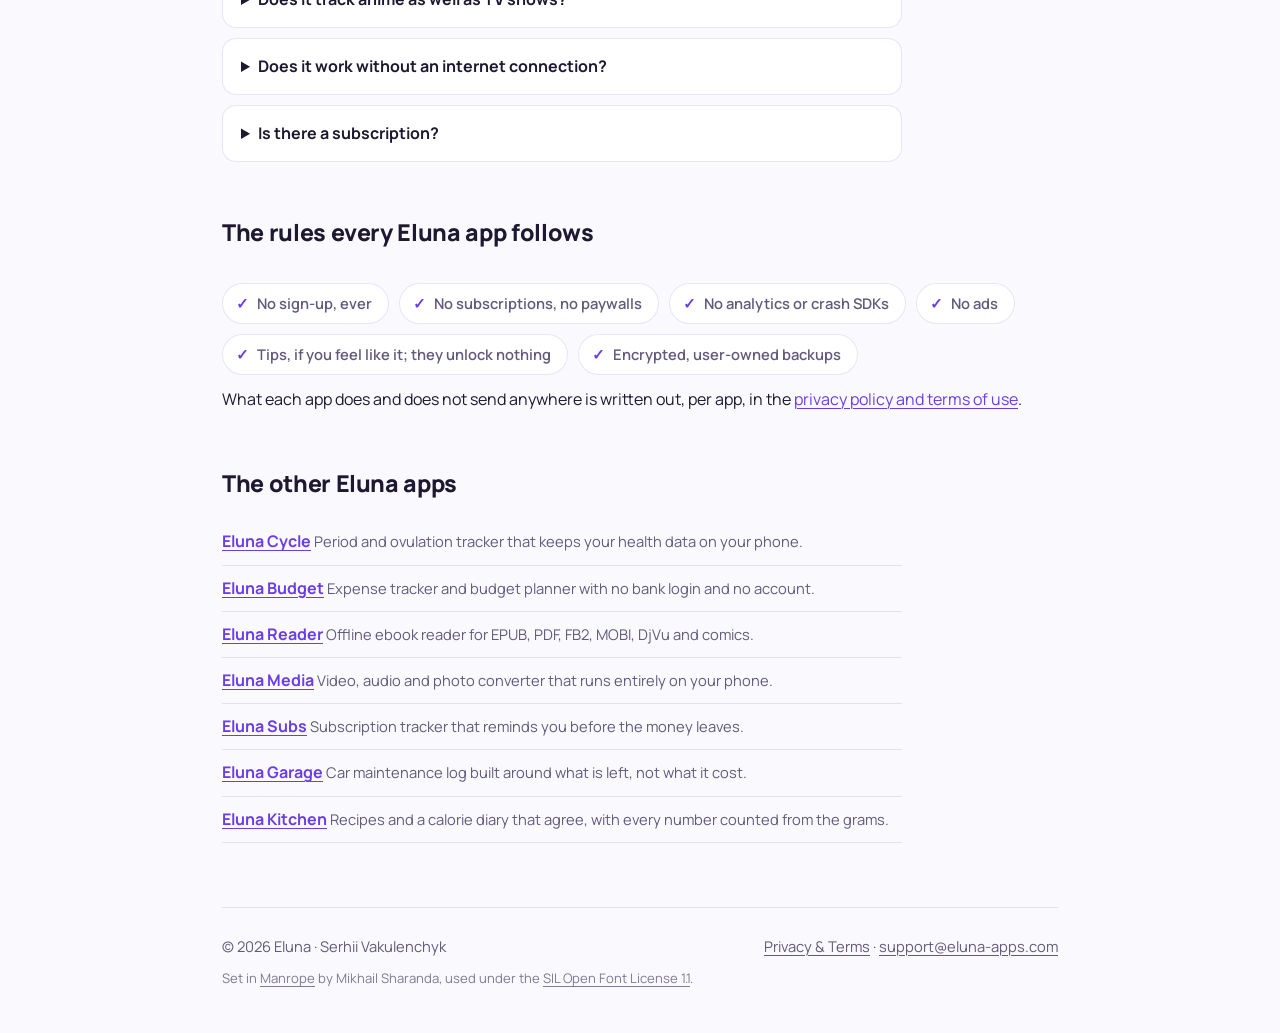
<file: screen/index.html>
<!DOCTYPE html>
<html lang="en">
<head>
<meta charset="utf-8">
<meta name="viewport" content="width=device-width, initial-scale=1">
<title>Eluna Screen — TV show, anime &amp; movie tracker</title>
<meta name="description" content="Track series, anime and films with an episode calendar and air-date reminders. Imports TV Time, Trakt and Simkl. No account, no ads, free.">
<link rel="canonical" href="https://eluna-apps.com/screen/">
<link rel="alternate" hreflang="en" href="https://eluna-apps.com/screen/">
<link rel="alternate" hreflang="x-default" href="https://eluna-apps.com/screen/">
<meta property="og:type" content="website">
<meta property="og:site_name" content="Eluna">
<meta property="og:title" content="Eluna Screen — TV show, anime &amp; movie tracker">
<meta property="og:description" content="Track series, anime and films with an episode calendar and air-date reminders. Imports TV Time, Trakt and Simkl. No account, no ads, free.">
<meta property="og:url" content="https://eluna-apps.com/screen/">
<meta name="twitter:card" content="summary">
<link rel="stylesheet" href="/styles.css">
<link rel="icon" href="data:image/svg+xml,<svg xmlns='http://www.w3.org/2000/svg' viewBox='0 0 100 100'><text y='.9em' font-size='90'>🌙</text></svg>">
<script type="application/ld+json">
{
  "@context": "https://schema.org",
  "@graph": [
    {
      "@type": "SoftwareApplication",
      "name": "Eluna Screen: TV Show Tracker",
      "applicationCategory": "MobileApplication",
      "operatingSystem": "iOS, Android",
      "url": "https://eluna-apps.com/screen/",
      "description": "TV show, anime and movie tracker with an episode calendar and no account.",
      "offers": {"@type": "Offer", "price": "0", "priceCurrency": "USD"},
      "author": {"@type": "Person", "name": "Serhii Vakulenchyk"}
    },
    {
      "@type": "BreadcrumbList",
      "itemListElement": [
        {"@type":"ListItem","position":1,"name":"Eluna","item":"https://eluna-apps.com/"},
        {"@type":"ListItem","position":2,"name":"Eluna Screen","item":"https://eluna-apps.com/screen/"}
      ]
    },
    {
      "@type": "FAQPage",
      "mainEntity": [
      {"@type":"Question","name":"Is Eluna Screen a good TV Time alternative?","acceptedAnswer":{"@type":"Answer","text":"It imports TV Time exports with their original watch dates, which is the part most replacements lose. It also has no account, so nothing about your watch history reaches anyone."}},
      {"@type":"Question","name":"Does it track anime as well as TV shows?","acceptedAnswer":{"@type":"Answer","text":"Yes, including absolute episode numbering and the current season chart. Films have their own list and their own row on the home screen."}},
      {"@type":"Question","name":"Does it work without an internet connection?","acceptedAnswer":{"@type":"Answer","text":"Your library, progress and reminders are local and work offline. Fetching new air dates and searching the catalogue need the network, as they must."}},
      {"@type":"Question","name":"Is there a subscription?","acceptedAnswer":{"@type":"Answer","text":"No. The app is free, without a paywall. Optional tips in Settings unlock nothing."}}
      ]
    }
  ]
}
</script>
</head>
<body>
<div class="ambient"></div>
<div class="wrap">

<header class="site">
  <a class="brand" href="/">Eluna<span>.</span></a>
  <nav class="site">
    <a href="/#apps">Apps</a>
    <a href="/privacy/">Privacy &amp; Terms</a>
    <a href="mailto:support@eluna-apps.com">Support</a>
  </nav>
</header>

<main>
  <nav class="crumbs" aria-label="Breadcrumb">
    <a href="/">Eluna</a> › <span>Eluna Screen</span>
  </nav>

  <section class="hero app-hero">
    <img class="icon big" src="/icons/eluna-screen.png" width="192" height="192"
         alt="Eluna Screen app icon" decoding="async">
    <div>
      <h1>Eluna Screen</h1>
      <p class="tagline">TV show, anime and movie tracker with an episode calendar and no account.</p>
      <div class="cta">
        <a class="btn primary" href="https://apps.apple.com/app/id6793637124">App Store</a>
        <a class="btn ghost" href="https://play.google.com/store/apps/details?id=com.eluna.screen">Google Play</a>
      </div>
    </div>
  </section>

  <p class="lede">Eluna Screen knows what you are watching, which episode you stopped on and when the next one airs. That is the whole job of a TV show tracker — and this one is an anime tracker and a movie watchlist too, without ever asking who you are. No ads, no subscription, and no server of ours that could leak a watch history.</p>

  <h2>Coming from another tracker</h2>
  <ul class="feature-list">
    <li>A TV Time export still works, even though the service is gone — shows, episodes and original watch dates land exactly as they were</li>
    <li>Trakt, Simkl, MyAnimeList, AniList, Kitsu, IMDb, TMDb, Letterboxd, Serializd, Bangumi, Kodi, Plex, Jellyfin and Emby import too</li>
    <li>Plex, Jellyfin and Emby also connect directly — by PIN, Quick Connect or API key</li>
    <li>Eluna never asks for another service’s password, in any scenario</li>
  </ul>
  <h2>Episode tracking</h2>
  <ul class="feature-list">
    <li>TV shows, anime and films in six states, from &quot;following&quot; to &quot;dropped&quot;</li>
    <li>Mark one episode, a whole season, or everything before it</li>
    <li>Anime with absolute numbering — episode 1087 stays 1087</li>
    <li>Rewatch freely: the count goes up, your first watch date never moves</li>
    <li>How much of a season is left, counted in hours</li>
    <li>Search finds titles in any language, and descriptions are translated into yours</li>
  </ul>
  <h2>Calendar and reminders</h2>
  <ul class="feature-list">
    <li>An episode calendar of what is coming, as an agenda or a month grid</li>
    <li>Reminders for a new episode, a season premiere, a finale, or a date that moved</li>
    <li>Daily and weekly digests, if one notification at a time is too many</li>
    <li>Quiet hours on by default, so nothing wakes you at four in the morning</li>
    <li>Home-screen widgets in three sizes, and an episode can be ticked off from one</li>
  </ul>

  <h2>Questions</h2>
  <details class="faq">
    <summary>Is Eluna Screen a good TV Time alternative?</summary>
    <p>It imports TV Time exports with their original watch dates, which is the part most replacements lose. It also has no account, so nothing about your watch history reaches anyone.</p>
  </details>
  <details class="faq">
    <summary>Does it track anime as well as TV shows?</summary>
    <p>Yes, including absolute episode numbering and the current season chart. Films have their own list and their own row on the home screen.</p>
  </details>
  <details class="faq">
    <summary>Does it work without an internet connection?</summary>
    <p>Your library, progress and reminders are local and work offline. Fetching new air dates and searching the catalogue need the network, as they must.</p>
  </details>
  <details class="faq">
    <summary>Is there a subscription?</summary>
    <p>No. The app is free, without a paywall. Optional tips in Settings unlock nothing.</p>
  </details>

  <h2>The rules every Eluna app follows</h2>
  <ul class="pillars">
    <li>No sign-up, ever</li>
    <li>No subscriptions, no paywalls</li>
    <li>No analytics or crash SDKs</li>
    <li>No ads</li>
    <li>Tips, if you feel like it; they unlock nothing</li>
    <li>Encrypted, user-owned backups</li>
  </ul>
  <p>What each app does and does not send anywhere is written out, per app, in the
  <a href="/privacy/">privacy policy and terms of use</a>.</p>

  <h2>The other Eluna apps</h2>
  <ul class="other-apps">
      <li><a href="/cycle/">Eluna Cycle</a> <span class="kind">Period and ovulation tracker that keeps your health data on your phone.</span></li>
      <li><a href="/budget/">Eluna Budget</a> <span class="kind">Expense tracker and budget planner with no bank login and no account.</span></li>
      <li><a href="/reader/">Eluna Reader</a> <span class="kind">Offline ebook reader for EPUB, PDF, FB2, MOBI, DjVu and comics.</span></li>
      <li><a href="/media/">Eluna Media</a> <span class="kind">Video, audio and photo converter that runs entirely on your phone.</span></li>
      <li><a href="/subs/">Eluna Subs</a> <span class="kind">Subscription tracker that reminds you before the money leaves.</span></li>
      <li><a href="/garage/">Eluna Garage</a> <span class="kind">Car maintenance log built around what is left, not what it cost.</span></li>
      <li><a href="/kitchen/">Eluna Kitchen</a> <span class="kind">Recipes and a calorie diary that agree, with every number counted from the grams.</span></li>
  </ul>
</main>

<footer class="site">
  <span>© 2026 Eluna · Serhii Vakulenchyk</span>
  <span><a href="/privacy/">Privacy &amp; Terms</a> · <a href="mailto:support@eluna-apps.com">support@eluna-apps.com</a></span>
  <span class="fine">Set in <a href="https://fonts.google.com/specimen/Manrope">Manrope</a>
  by Mikhail Sharanda, used under the
  <a href="https://openfontlicense.org/">SIL Open Font License 1.1</a>.</span>
</footer>

</div>
</body>
</html>
</file>
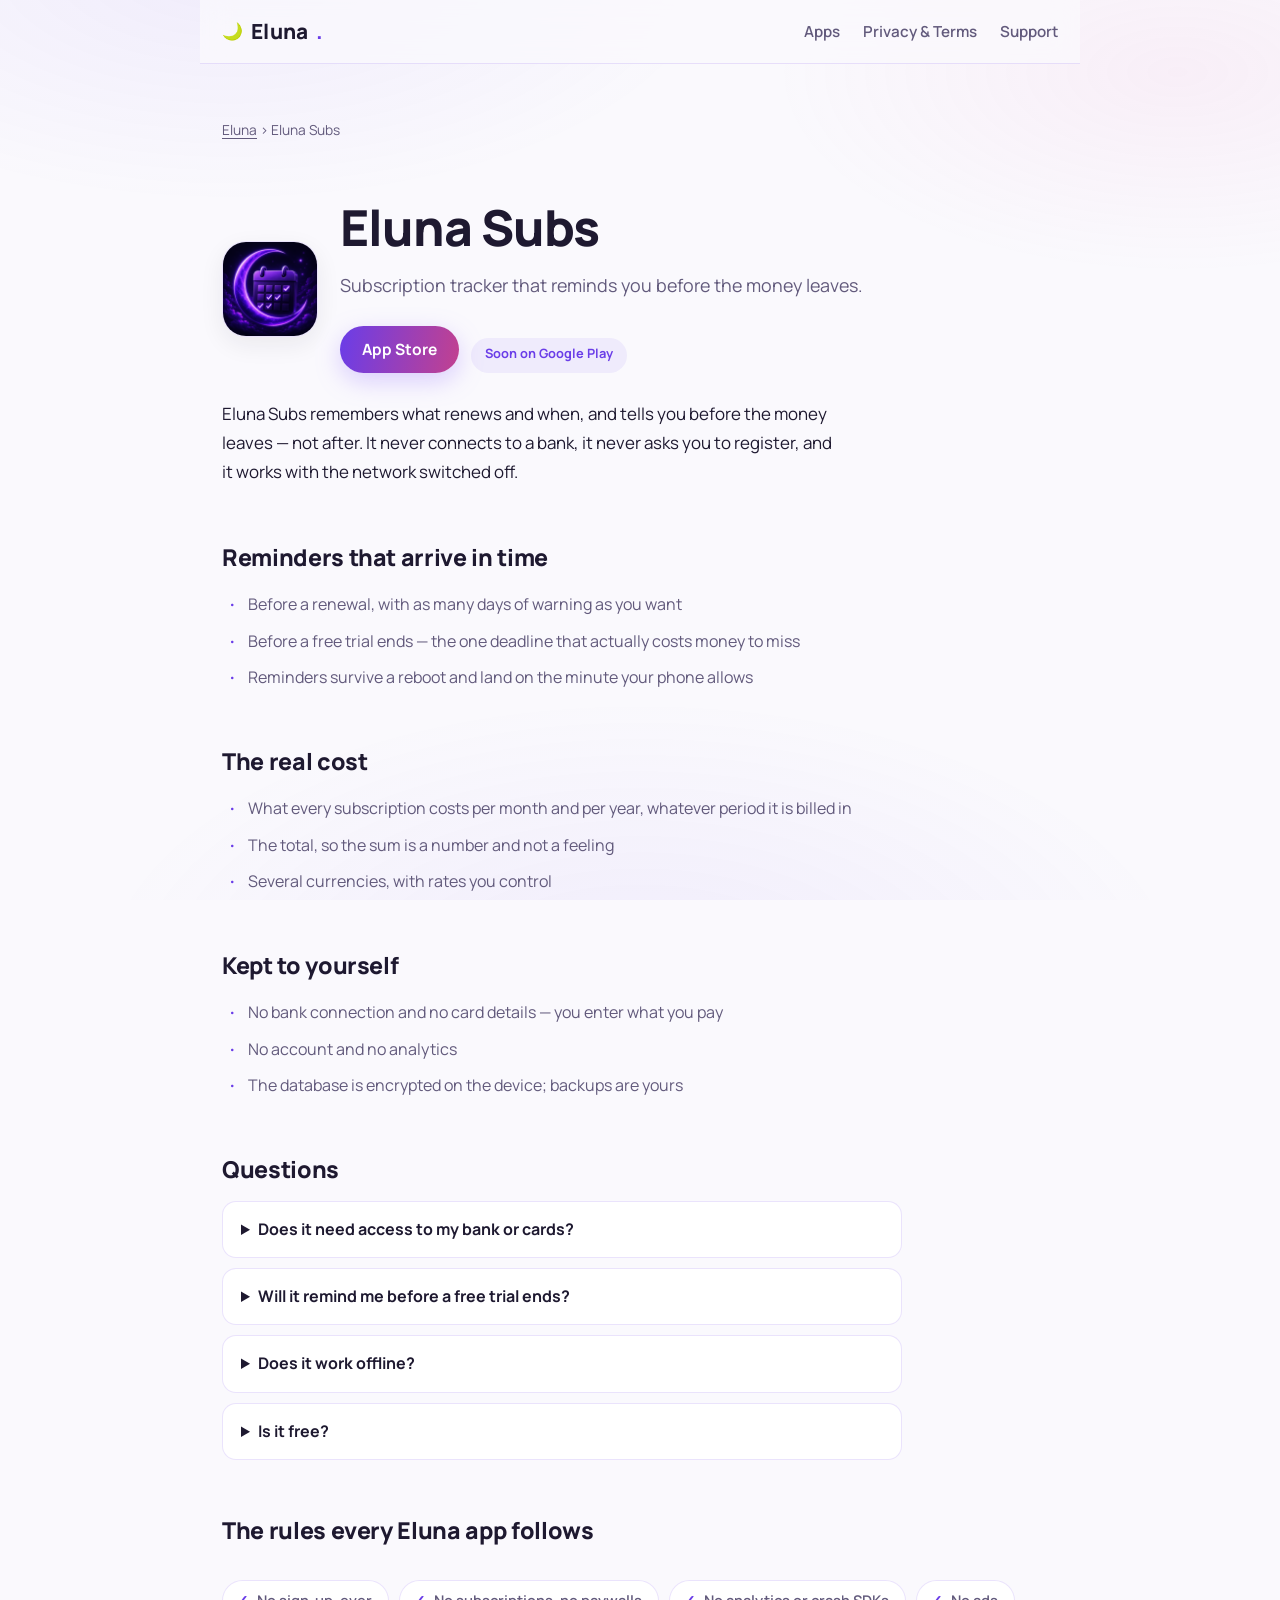
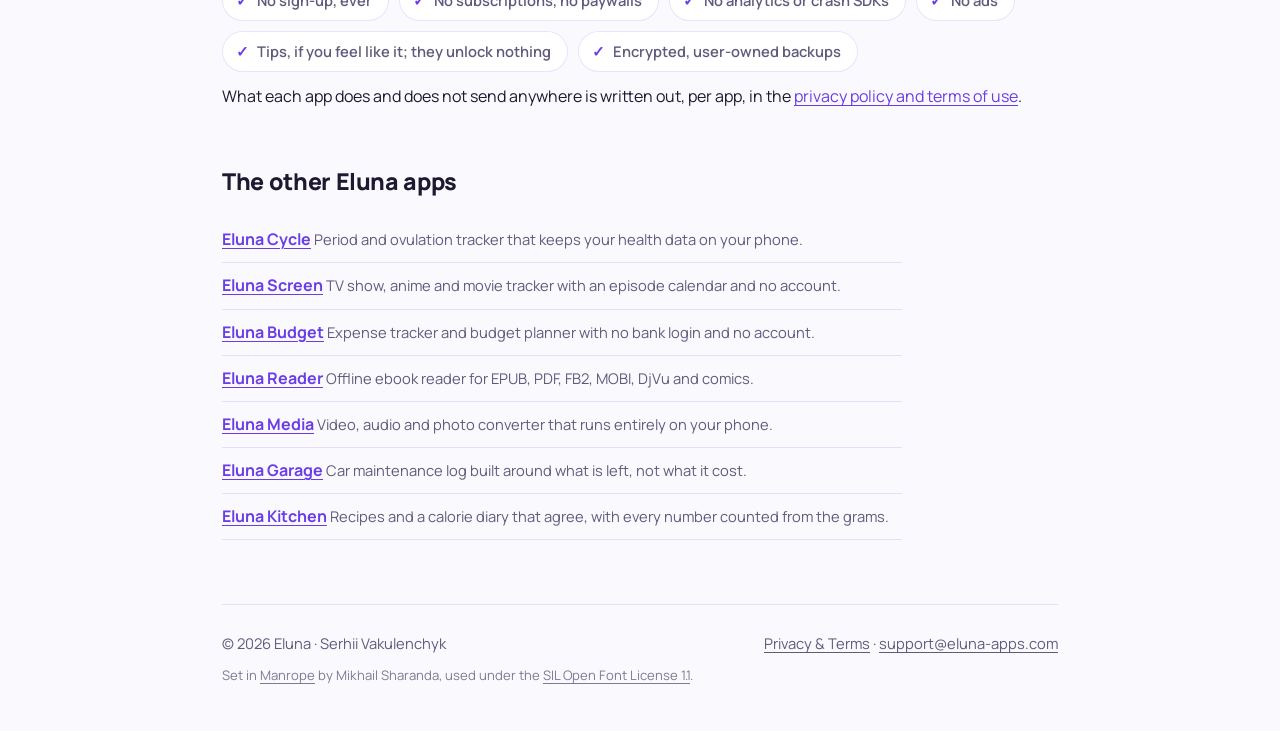
<file: subs/index.html>
<!DOCTYPE html>
<html lang="en">
<head>
<meta charset="utf-8">
<meta name="viewport" content="width=device-width, initial-scale=1">
<title>Eluna Subs — subscription tracker and renewal alerts</title>
<meta name="description" content="See every subscription, what it costs per month, and get a reminder before it renews or a free trial ends. No bank access, no account.">
<link rel="canonical" href="https://eluna-apps.com/subs/">
<link rel="alternate" hreflang="en" href="https://eluna-apps.com/subs/">
<link rel="alternate" hreflang="x-default" href="https://eluna-apps.com/subs/">
<meta property="og:type" content="website">
<meta property="og:site_name" content="Eluna">
<meta property="og:title" content="Eluna Subs — subscription tracker and renewal alerts">
<meta property="og:description" content="See every subscription, what it costs per month, and get a reminder before it renews or a free trial ends. No bank access, no account.">
<meta property="og:url" content="https://eluna-apps.com/subs/">
<meta name="twitter:card" content="summary">
<link rel="stylesheet" href="/styles.css">
<link rel="icon" href="data:image/svg+xml,<svg xmlns='http://www.w3.org/2000/svg' viewBox='0 0 100 100'><text y='.9em' font-size='90'>🌙</text></svg>">
<script type="application/ld+json">
{
  "@context": "https://schema.org",
  "@graph": [
    {
      "@type": "SoftwareApplication",
      "name": "Eluna: Subscription Tracker",
      "applicationCategory": "MobileApplication",
      "operatingSystem": "iOS",
      "url": "https://eluna-apps.com/subs/",
      "description": "Subscription tracker that reminds you before the money leaves.",
      "offers": {"@type": "Offer", "price": "0", "priceCurrency": "USD"},
      "author": {"@type": "Person", "name": "Serhii Vakulenchyk"}
    },
    {
      "@type": "BreadcrumbList",
      "itemListElement": [
        {"@type":"ListItem","position":1,"name":"Eluna","item":"https://eluna-apps.com/"},
        {"@type":"ListItem","position":2,"name":"Eluna Subs","item":"https://eluna-apps.com/subs/"}
      ]
    },
    {
      "@type": "FAQPage",
      "mainEntity": [
      {"@type":"Question","name":"Does it need access to my bank or cards?","acceptedAnswer":{"@type":"Answer","text":"No. You enter the subscriptions yourself. The app has no bank connection of any kind."}},
      {"@type":"Question","name":"Will it remind me before a free trial ends?","acceptedAnswer":{"@type":"Answer","text":"Yes, and that is the reminder it was built around."}},
      {"@type":"Question","name":"Does it work offline?","acceptedAnswer":{"@type":"Answer","text":"Yes, entirely."}},
      {"@type":"Question","name":"Is it free?","acceptedAnswer":{"@type":"Answer","text":"Yes, with no subscription of its own — which would be a strange thing for this app to have."}}
      ]
    }
  ]
}
</script>
</head>
<body>
<div class="ambient"></div>
<div class="wrap">

<header class="site">
  <a class="brand" href="/">Eluna<span>.</span></a>
  <nav class="site">
    <a href="/#apps">Apps</a>
    <a href="/privacy/">Privacy &amp; Terms</a>
    <a href="mailto:support@eluna-apps.com">Support</a>
  </nav>
</header>

<main>
  <nav class="crumbs" aria-label="Breadcrumb">
    <a href="/">Eluna</a> › <span>Eluna Subs</span>
  </nav>

  <section class="hero app-hero">
    <img class="icon big" src="/icons/eluna-subs.png" width="192" height="192"
         alt="Eluna Subs app icon" decoding="async">
    <div>
      <h1>Eluna Subs</h1>
      <p class="tagline">Subscription tracker that reminds you before the money leaves.</p>
      <div class="cta">
        <a class="btn primary" href="https://apps.apple.com/app/id6802049185">App Store</a>
        <span class="badge">Soon on Google Play</span>
      </div>
    </div>
  </section>

  <p class="lede">Eluna Subs remembers what renews and when, and tells you before the money leaves — not after. It never connects to a bank, it never asks you to register, and it works with the network switched off.</p>

  <h2>Reminders that arrive in time</h2>
  <ul class="feature-list">
    <li>Before a renewal, with as many days of warning as you want</li>
    <li>Before a free trial ends — the one deadline that actually costs money to miss</li>
    <li>Reminders survive a reboot and land on the minute your phone allows</li>
  </ul>
  <h2>The real cost</h2>
  <ul class="feature-list">
    <li>What every subscription costs per month and per year, whatever period it is billed in</li>
    <li>The total, so the sum is a number and not a feeling</li>
    <li>Several currencies, with rates you control</li>
  </ul>
  <h2>Kept to yourself</h2>
  <ul class="feature-list">
    <li>No bank connection and no card details — you enter what you pay</li>
    <li>No account and no analytics</li>
    <li>The database is encrypted on the device; backups are yours</li>
  </ul>

  <h2>Questions</h2>
  <details class="faq">
    <summary>Does it need access to my bank or cards?</summary>
    <p>No. You enter the subscriptions yourself. The app has no bank connection of any kind.</p>
  </details>
  <details class="faq">
    <summary>Will it remind me before a free trial ends?</summary>
    <p>Yes, and that is the reminder it was built around.</p>
  </details>
  <details class="faq">
    <summary>Does it work offline?</summary>
    <p>Yes, entirely.</p>
  </details>
  <details class="faq">
    <summary>Is it free?</summary>
    <p>Yes, with no subscription of its own — which would be a strange thing for this app to have.</p>
  </details>

  <h2>The rules every Eluna app follows</h2>
  <ul class="pillars">
    <li>No sign-up, ever</li>
    <li>No subscriptions, no paywalls</li>
    <li>No analytics or crash SDKs</li>
    <li>No ads</li>
    <li>Tips, if you feel like it; they unlock nothing</li>
    <li>Encrypted, user-owned backups</li>
  </ul>
  <p>What each app does and does not send anywhere is written out, per app, in the
  <a href="/privacy/">privacy policy and terms of use</a>.</p>

  <h2>The other Eluna apps</h2>
  <ul class="other-apps">
      <li><a href="/cycle/">Eluna Cycle</a> <span class="kind">Period and ovulation tracker that keeps your health data on your phone.</span></li>
      <li><a href="/screen/">Eluna Screen</a> <span class="kind">TV show, anime and movie tracker with an episode calendar and no account.</span></li>
      <li><a href="/budget/">Eluna Budget</a> <span class="kind">Expense tracker and budget planner with no bank login and no account.</span></li>
      <li><a href="/reader/">Eluna Reader</a> <span class="kind">Offline ebook reader for EPUB, PDF, FB2, MOBI, DjVu and comics.</span></li>
      <li><a href="/media/">Eluna Media</a> <span class="kind">Video, audio and photo converter that runs entirely on your phone.</span></li>
      <li><a href="/garage/">Eluna Garage</a> <span class="kind">Car maintenance log built around what is left, not what it cost.</span></li>
      <li><a href="/kitchen/">Eluna Kitchen</a> <span class="kind">Recipes and a calorie diary that agree, with every number counted from the grams.</span></li>
  </ul>
</main>

<footer class="site">
  <span>© 2026 Eluna · Serhii Vakulenchyk</span>
  <span><a href="/privacy/">Privacy &amp; Terms</a> · <a href="mailto:support@eluna-apps.com">support@eluna-apps.com</a></span>
  <span class="fine">Set in <a href="https://fonts.google.com/specimen/Manrope">Manrope</a>
  by Mikhail Sharanda, used under the
  <a href="https://openfontlicense.org/">SIL Open Font License 1.1</a>.</span>
</footer>

</div>
</body>
</html>
</file>
<file: styles.css>
/* Eluna — shared site styles. One file for every page. */

/* Manrope, self-hosted. No request ever leaves this site for a font: a page
   that promises "your data stays on your device" must not ship its visitors'
   IPs to a fonts CDN just to render that promise. */
@font-face {
  font-family: 'Manrope';
  font-style: normal;
  font-weight: 200 800;
  font-display: swap;
  src: url('fonts/manrope-latin.woff2') format('woff2');
  unicode-range: U+0000-00FF, U+0131, U+0152-0153, U+02BB-02BC, U+02C6, U+02DA, U+02DC, U+0304, U+0308, U+0329, U+2000-206F, U+20AC, U+2122, U+2191, U+2193, U+2212, U+2215, U+FEFF, U+FFFD;
}
@font-face {
  font-family: 'Manrope';
  font-style: normal;
  font-weight: 200 800;
  font-display: swap;
  src: url('fonts/manrope-latin-ext.woff2') format('woff2');
  unicode-range: U+0100-02BA, U+02BD-02C5, U+02C7-02CC, U+02CE-02D7, U+02DD-02FF, U+0304, U+0308, U+0329, U+1D00-1DBF, U+1E00-1E9F, U+1EF2-1EFF, U+2020, U+20A0-20AB, U+20AD-20C0, U+2113, U+2C60-2C7F, U+A720-A7FF;
}

:root {
  --bg: #0c0a13;
  --bg-card: rgba(255, 255, 255, 0.035);
  --bg-elev: #171221;
  --text: #ece8f4;
  --text-dim: #a79fbc;
  --accent: #a586ff;
  --accent-2: #e879b9;
  --accent-soft: rgba(157, 123, 255, 0.13);
  --border: rgba(157, 123, 255, 0.16);
  --border-strong: rgba(157, 123, 255, 0.38);
  --shadow: rgba(0, 0, 0, 0.45);
  --header-bg: rgba(12, 10, 19, 0.72);
}

@media (prefers-color-scheme: light) {
  :root {
    --bg: #faf9fd;
    --bg-card: #ffffff;
    --bg-elev: #ffffff;
    --text: #1e1930;
    --text-dim: #625a7c;
    --accent: #6a3de8;
    --accent-2: #c2418f;
    --accent-soft: rgba(106, 61, 232, 0.07);
    --border: rgba(106, 61, 232, 0.14);
    --border-strong: rgba(106, 61, 232, 0.35);
    --shadow: rgba(30, 25, 48, 0.07);
    --header-bg: rgba(250, 249, 253, 0.78);
  }
}

* { box-sizing: border-box; }

html { scroll-behavior: smooth; }

body {
  margin: 0;
  font-family: 'Manrope', -apple-system, BlinkMacSystemFont, "Segoe UI", Roboto, sans-serif;
  background: var(--bg);
  color: var(--text);
  line-height: 1.7;
  -webkit-font-smoothing: antialiased;
  text-rendering: optimizeLegibility;
}

/* Soft ambient glow, echoing the apps' background */
.ambient {
  position: fixed;
  inset: 0;
  z-index: -1;
  background:
    radial-gradient(55% 38% at 18% -4%, var(--accent-soft), transparent 70%),
    radial-gradient(45% 32% at 92% 8%, rgba(232, 121, 185, 0.08), transparent 70%),
    radial-gradient(60% 45% at 50% 110%, var(--accent-soft), transparent 72%);
  pointer-events: none;
}

.wrap {
  max-width: 880px;
  margin: 0 auto;
  padding: 0 22px;
}

/* ---------- Header ---------- */

header.site {
  position: sticky;
  top: 0;
  z-index: 10;
  margin: 0 -22px;
  padding: 14px 22px;
  display: flex;
  align-items: center;
  justify-content: space-between;
  gap: 16px;
  background: var(--header-bg);
  backdrop-filter: blur(14px);
  -webkit-backdrop-filter: blur(14px);
  border-bottom: 1px solid var(--border);
}

.brand {
  font-size: 1.3rem;
  font-weight: 800;
  letter-spacing: 0.01em;
  color: var(--text);
  text-decoration: none;
  display: inline-flex;
  align-items: center;
  gap: 8px;
}

.brand::before {
  content: "🌙";
  font-size: 1.05rem;
  filter: hue-rotate(20deg);
}

.brand span { color: var(--accent); }

nav.site a {
  color: var(--text-dim);
  text-decoration: none;
  margin-left: 20px;
  font-size: 0.95rem;
  font-weight: 600;
  transition: color 0.15s ease;
}

nav.site a:hover { color: var(--accent); }

main { padding: 28px 0 56px; }

/* ---------- Type ---------- */

h1 {
  font-size: 2.1rem;
  line-height: 1.2;
  letter-spacing: -0.02em;
  font-weight: 800;
  margin: 0.6em 0 0.4em;
}

h2 {
  font-size: 1.45rem;
  letter-spacing: -0.015em;
  font-weight: 800;
  margin: 2.2em 0 0.5em;
}

h3 { font-size: 1.08rem; font-weight: 700; margin: 1.7em 0 0.4em; }

p { margin: 0.7em 0; }

a { color: var(--accent); text-decoration-thickness: 1px; text-underline-offset: 3px; }

::selection { background: var(--accent); color: #fff; }

/* ---------- Hero ---------- */

.hero { padding: 56px 0 8px; }

.hero h1 {
  font-size: clamp(2.2rem, 6vw, 3.1rem);
  margin: 0 0 0.35em;
  max-width: 15em;
}

.hero em {
  font-style: normal;
  background: linear-gradient(100deg, var(--accent), var(--accent-2));
  -webkit-background-clip: text;
  background-clip: text;
  color: transparent;
}

.tagline {
  color: var(--text-dim);
  font-size: 1.12rem;
  max-width: 40em;
}

.cta {
  display: flex;
  flex-wrap: wrap;
  gap: 12px;
  margin: 26px 0 8px;
}

.btn {
  display: inline-block;
  padding: 10px 22px;
  border-radius: 999px;
  font-weight: 700;
  font-size: 0.97rem;
  text-decoration: none;
  transition: transform 0.15s ease, box-shadow 0.15s ease;
}

.btn:hover { transform: translateY(-1px); }

.btn.primary {
  color: #fff;
  background: linear-gradient(100deg, var(--accent), var(--accent-2));
  box-shadow: 0 8px 24px rgba(157, 123, 255, 0.35);
}

.btn.ghost {
  color: var(--text);
  border: 1px solid var(--border-strong);
  background: var(--bg-card);
}

/* ---------- Pillars ---------- */

.pillars {
  display: flex;
  flex-wrap: wrap;
  gap: 10px;
  margin: 30px 0 10px;
  padding: 0;
  list-style: none;
}

.pillars li {
  font-size: 0.92rem;
  font-weight: 600;
  color: var(--text-dim);
  border: 1px solid var(--border);
  background: var(--bg-card);
  border-radius: 999px;
  padding: 7px 16px 7px 13px;
  display: inline-flex;
  align-items: center;
  gap: 8px;
}

.pillars li::before {
  content: "✓";
  color: var(--accent);
  font-weight: 800;
}

/* ---------- App cards ---------- */

.apps {
  display: grid;
  grid-template-columns: repeat(auto-fill, minmax(250px, 1fr));
  gap: 16px;
  margin: 26px 0;
  padding: 0;
  list-style: none;
}

.app-card {
  position: relative;
  background: var(--bg-card);
  border: 1px solid var(--border);
  border-radius: 18px;
  padding: 22px;
  box-shadow: 0 8px 28px var(--shadow);
  display: flex;
  flex-direction: column;
  gap: 7px;
  transition: transform 0.18s ease, border-color 0.18s ease, box-shadow 0.18s ease;
}

.app-card:hover {
  transform: translateY(-3px);
  border-color: var(--border-strong);
  box-shadow: 0 14px 36px var(--shadow);
}

/* The real launcher icon each app ships, not a stand-in emoji. They are all dark,
   full-bleed artwork, so the tile is just a mask: rounded like a home screen,
   with a hairline to hold the edge against the dark background. */
.app-card .icon {
  width: 56px;
  height: 56px;
  border-radius: 15px;
  object-fit: cover;
  background: var(--bg-elev);
  border: 1px solid var(--border);
  box-shadow: 0 4px 14px var(--shadow);
  margin-bottom: 6px;
}

.app-card h3 { margin: 0; font-size: 1.08rem; }

.app-card .kind {
  color: var(--text-dim);
  font-size: 0.93rem;
  flex: 1;
  margin: 0;
}

/* flex, not inline-block spacing: an app on both stores gets two pills, and on a
   narrow phone they have to wrap onto their own lines rather than overflow. */
.app-card .links {
  margin-top: 12px;
  display: flex;
  flex-wrap: wrap;
  gap: 8px;
}

.app-card .links a {
  display: inline-block;
  font-size: 0.88rem;
  font-weight: 700;
  text-decoration: none;
  color: var(--accent);
  border: 1px solid var(--border-strong);
  border-radius: 999px;
  padding: 6px 16px;
  transition: background 0.15s ease, color 0.15s ease;
}

.app-card .links a:hover {
  background: var(--accent);
  color: #fff;
}

.badge {
  display: inline-block;
  font-size: 0.8rem;
  font-weight: 700;
  color: var(--accent);
  background: var(--accent-soft);
  border-radius: 999px;
  padding: 5px 14px;
  margin-top: 12px;
  width: fit-content;
}

/* One store per pill. A single badge naming both stores wrapped onto two lines
   in a card this narrow and read as one long smear; two short pills wrap as a
   row, and line up with the .links pills on the cards that are already out. */
.badges {
  display: flex;
  flex-wrap: wrap;
  gap: 8px;
  margin-top: 12px;
}

.badges .badge { margin-top: 0; }

/* Приложение может быть уже в одном магазине и ещё не быть в другом. Тогда в
   одном ряду стоят настоящая ссылка и «скоро»: бейдж выравнивается по пилюлям
   ссылок, чтобы ряд не выглядел сломанным. */
.app-card .links .badge {
  margin-top: 0;
  padding: 6px 16px;
  font-size: 0.88rem;
  border: 1px solid transparent;
}

/* ---------- Policy page ---------- */

article.policy { font-size: 1rem; }

article.policy .meta {
  background: var(--bg-card);
  border: 1px solid var(--border);
  border-radius: 16px;
  padding: 16px 20px;
  margin: 20px 0 24px;
  color: var(--text-dim);
  font-size: 0.95rem;
  line-height: 1.9;
}

article.policy .meta strong { color: var(--text); }

nav.toc {
  border: 1px solid var(--border);
  border-radius: 16px;
  background: var(--bg-card);
  padding: 14px 20px;
  margin: 0 0 30px;
  font-size: 0.93rem;
}

nav.toc strong {
  display: block;
  margin-bottom: 6px;
  font-size: 0.85rem;
  text-transform: uppercase;
  letter-spacing: 0.08em;
  color: var(--text-dim);
}

nav.toc a {
  display: inline-block;
  color: var(--text-dim);
  text-decoration: none;
  font-weight: 600;
  margin: 3px 14px 3px 0;
}

nav.toc a:hover { color: var(--accent); }

article.policy h2, article.policy h1[id] { scroll-margin-top: 84px; }

article.policy h2::before {
  content: "";
  display: block;
  width: 34px;
  height: 3px;
  border-radius: 2px;
  background: linear-gradient(90deg, var(--accent), var(--accent-2));
  margin-bottom: 10px;
}

article.policy blockquote {
  margin: 1.1em 0;
  padding: 12px 20px;
  border-left: 3px solid var(--accent);
  background: var(--accent-soft);
  border-radius: 0 12px 12px 0;
}

.tablewrap {
  overflow-x: auto;
  margin: 1.1em 0;
  border: 1px solid var(--border);
  border-radius: 14px;
}

table {
  border-collapse: collapse;
  width: 100%;
  font-size: 0.92rem;
}

th, td {
  text-align: left;
  padding: 10px 14px;
  border-bottom: 1px solid var(--border);
  vertical-align: top;
}

tr:last-child td { border-bottom: none; }

tr:nth-child(even) td { background: var(--accent-soft); }

th {
  color: var(--text-dim);
  font-weight: 700;
  font-size: 0.82rem;
  text-transform: uppercase;
  letter-spacing: 0.06em;
  white-space: nowrap;
  background: var(--bg-card);
}

code {
  font-family: ui-monospace, SFMono-Regular, Consolas, monospace;
  font-size: 0.87em;
  background: var(--accent-soft);
  border: 1px solid var(--border);
  border-radius: 6px;
  padding: 1px 6px;
}

hr {
  border: none;
  border-top: 1px solid var(--border);
  margin: 2.4em 0;
}

/* ---------- Footer ---------- */

footer.site {
  border-top: 1px solid var(--border);
  padding: 26px 0 44px;
  color: var(--text-dim);
  font-size: 0.92rem;
  display: flex;
  flex-wrap: wrap;
  gap: 8px 24px;
  justify-content: space-between;
}

footer.site a { color: var(--text-dim); }
footer.site a:hover { color: var(--accent); }

/* Уведомление о шрифте занимает всю ширину и написано мельче остального: по
   OFL 1.1 оно обязано ехать вместе со шрифтом, но это сноска, а не второй
   заголовок подвала. */
footer.site .fine {
  flex-basis: 100%;
  font-size: 0.82rem;
  opacity: 0.8;
}


@media (max-width: 560px) {
  .hero { padding-top: 40px; }
  nav.site a { margin-left: 14px; }
  .apps { grid-template-columns: 1fr; }
}

@media (prefers-reduced-motion: reduce) {
  html { scroll-behavior: auto; }
  .app-card, .btn { transition: none; }
}

/* ─── Страницы приложений ──────────────────────────────────────────────────
   Появились, когда у каждого приложения стал свой адрес. Одна страница со
   списком из семи не может ранжироваться ни по одному конкретному запросу: у
   неё один заголовок на «трекер цикла» и «конвертер видео» сразу. */

.crumbs {
  font-size: 0.86rem;
  color: var(--text-dim);
  padding-top: 26px;
}

.crumbs a { color: var(--text-dim); }
.crumbs a:hover { color: var(--accent); }

.app-hero {
  display: flex;
  align-items: center;
  gap: 22px;
  flex-wrap: wrap;
}

.app-hero h1 { margin-bottom: 6px; }

/* Крупнее карточной, но не во весь экран: иконка здесь опознавательный знак,
   а не украшение. */
.icon.big {
  width: 96px;
  height: 96px;
  border-radius: 24px;
  object-fit: cover;
  background: var(--bg-elev);
  border: 1px solid var(--border);
  box-shadow: 0 8px 24px var(--shadow);
  flex: none;
}

/* Первый абзац страницы: его читает и человек, и поисковик — там же стоят
   слова, по которым эту страницу должны находить. */
.lede {
  font-size: 1.06rem;
  color: var(--text);
  max-width: 62ch;
}

.feature-list {
  margin: 14px 0 30px;
  padding-left: 0;
  list-style: none;
  max-width: 68ch;
}

.feature-list li {
  position: relative;
  padding-left: 26px;
  margin-bottom: 9px;
  color: var(--text-dim);
}

.feature-list li::before {
  content: '·';
  position: absolute;
  left: 8px;
  color: var(--accent);
  font-weight: 800;
}

/* Вопросы раскрываются, а не занимают экран: их читают выборочно, а поисковик
   всё равно видит текст внутри. */
.faq {
  border: 1px solid var(--border);
  border-radius: 14px;
  padding: 14px 18px;
  margin-bottom: 10px;
  background: var(--bg-card);
  max-width: 68ch;
}

.faq summary {
  cursor: pointer;
  font-weight: 700;
  color: var(--text);
}

.faq[open] summary { margin-bottom: 8px; }
.faq p { margin: 0; color: var(--text-dim); }

.other-apps {
  list-style: none;
  padding: 0;
  margin: 16px 0 8px;
  max-width: 68ch;
}

.other-apps li {
  padding: 9px 0;
  border-bottom: 1px solid var(--border);
}

.other-apps a { font-weight: 700; }
.other-apps .kind { color: var(--text-dim); font-size: 0.92rem; }

/* Вся карточка на главной ведёт на страницу приложения; ссылки в магазины
   остаются отдельными целями под ней. */
.card-link {
  display: flex;
  flex-direction: column;
  gap: 7px;
  text-decoration: none;
  color: inherit;
}

.card-link:hover h3 { color: var(--accent); }

@media (max-width: 560px) {
  .app-hero { gap: 16px; }
  .icon.big { width: 72px; height: 72px; border-radius: 18px; }
}
</file>
